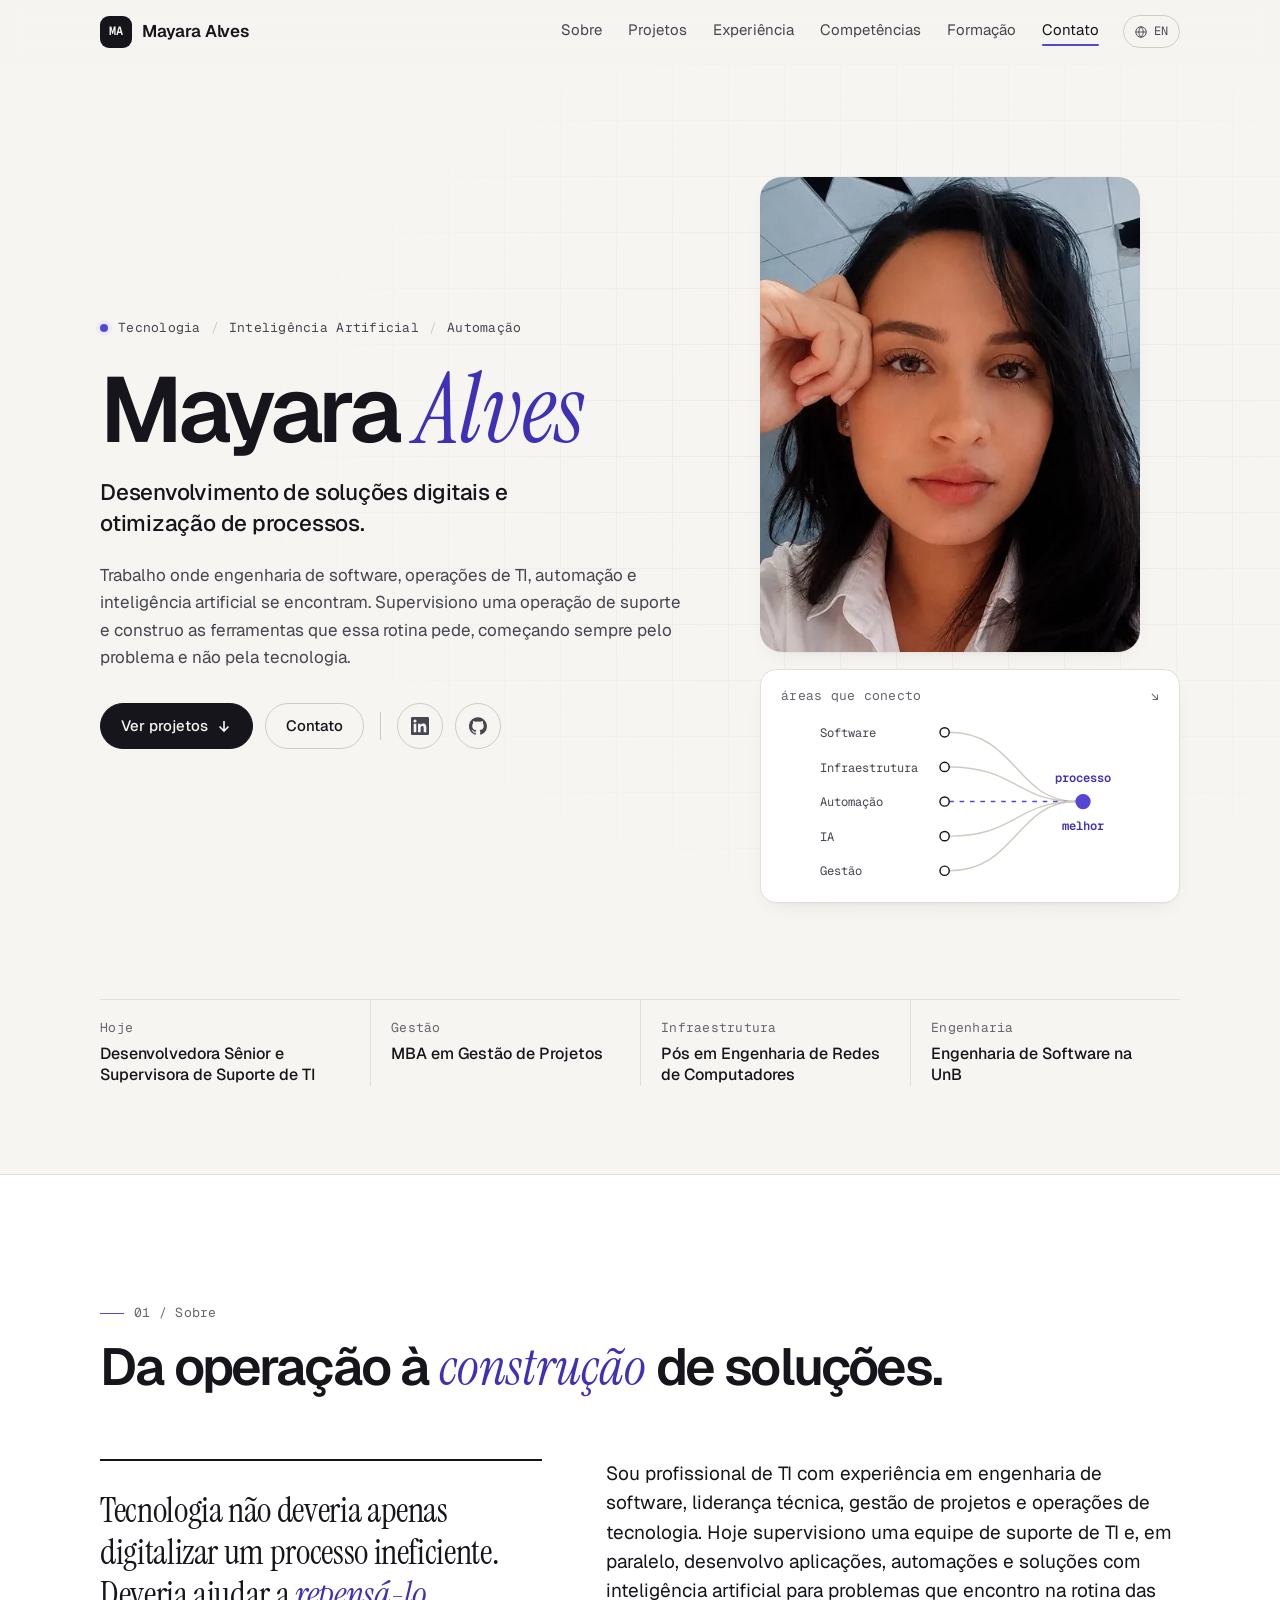
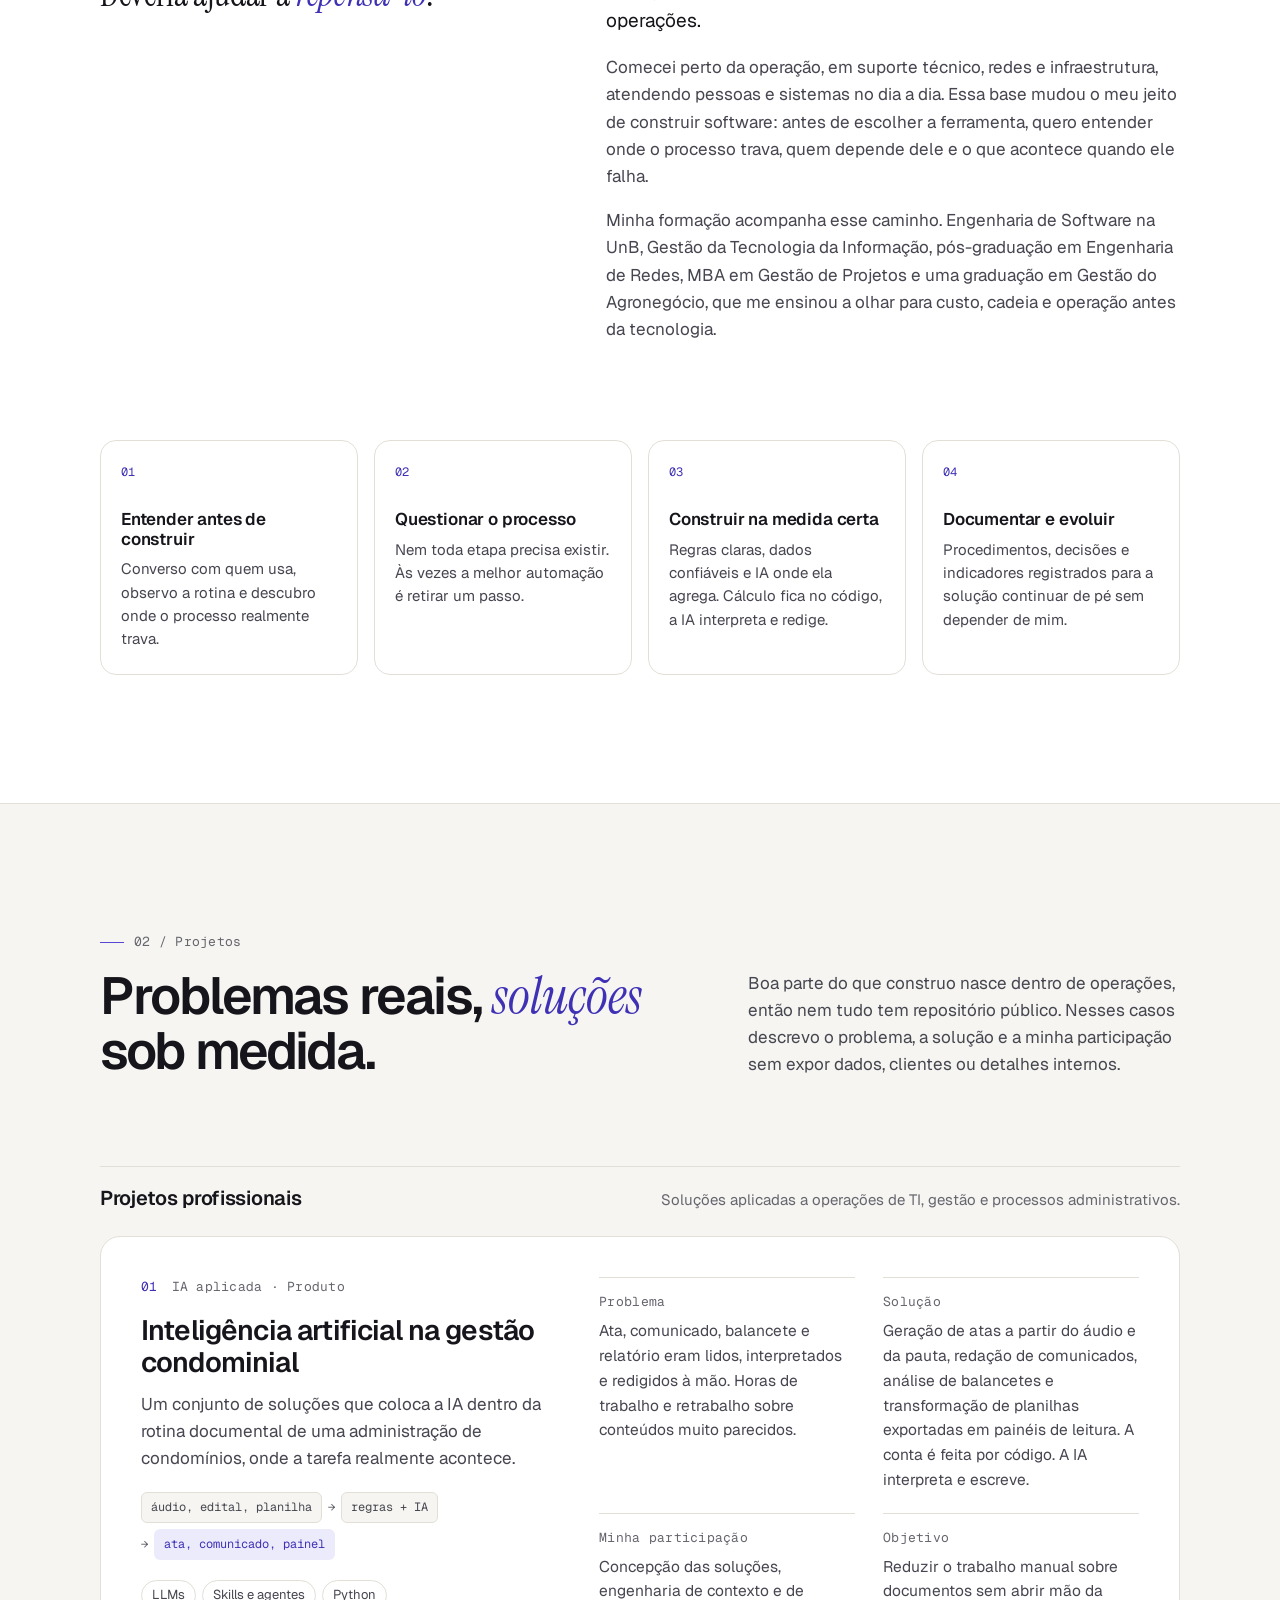
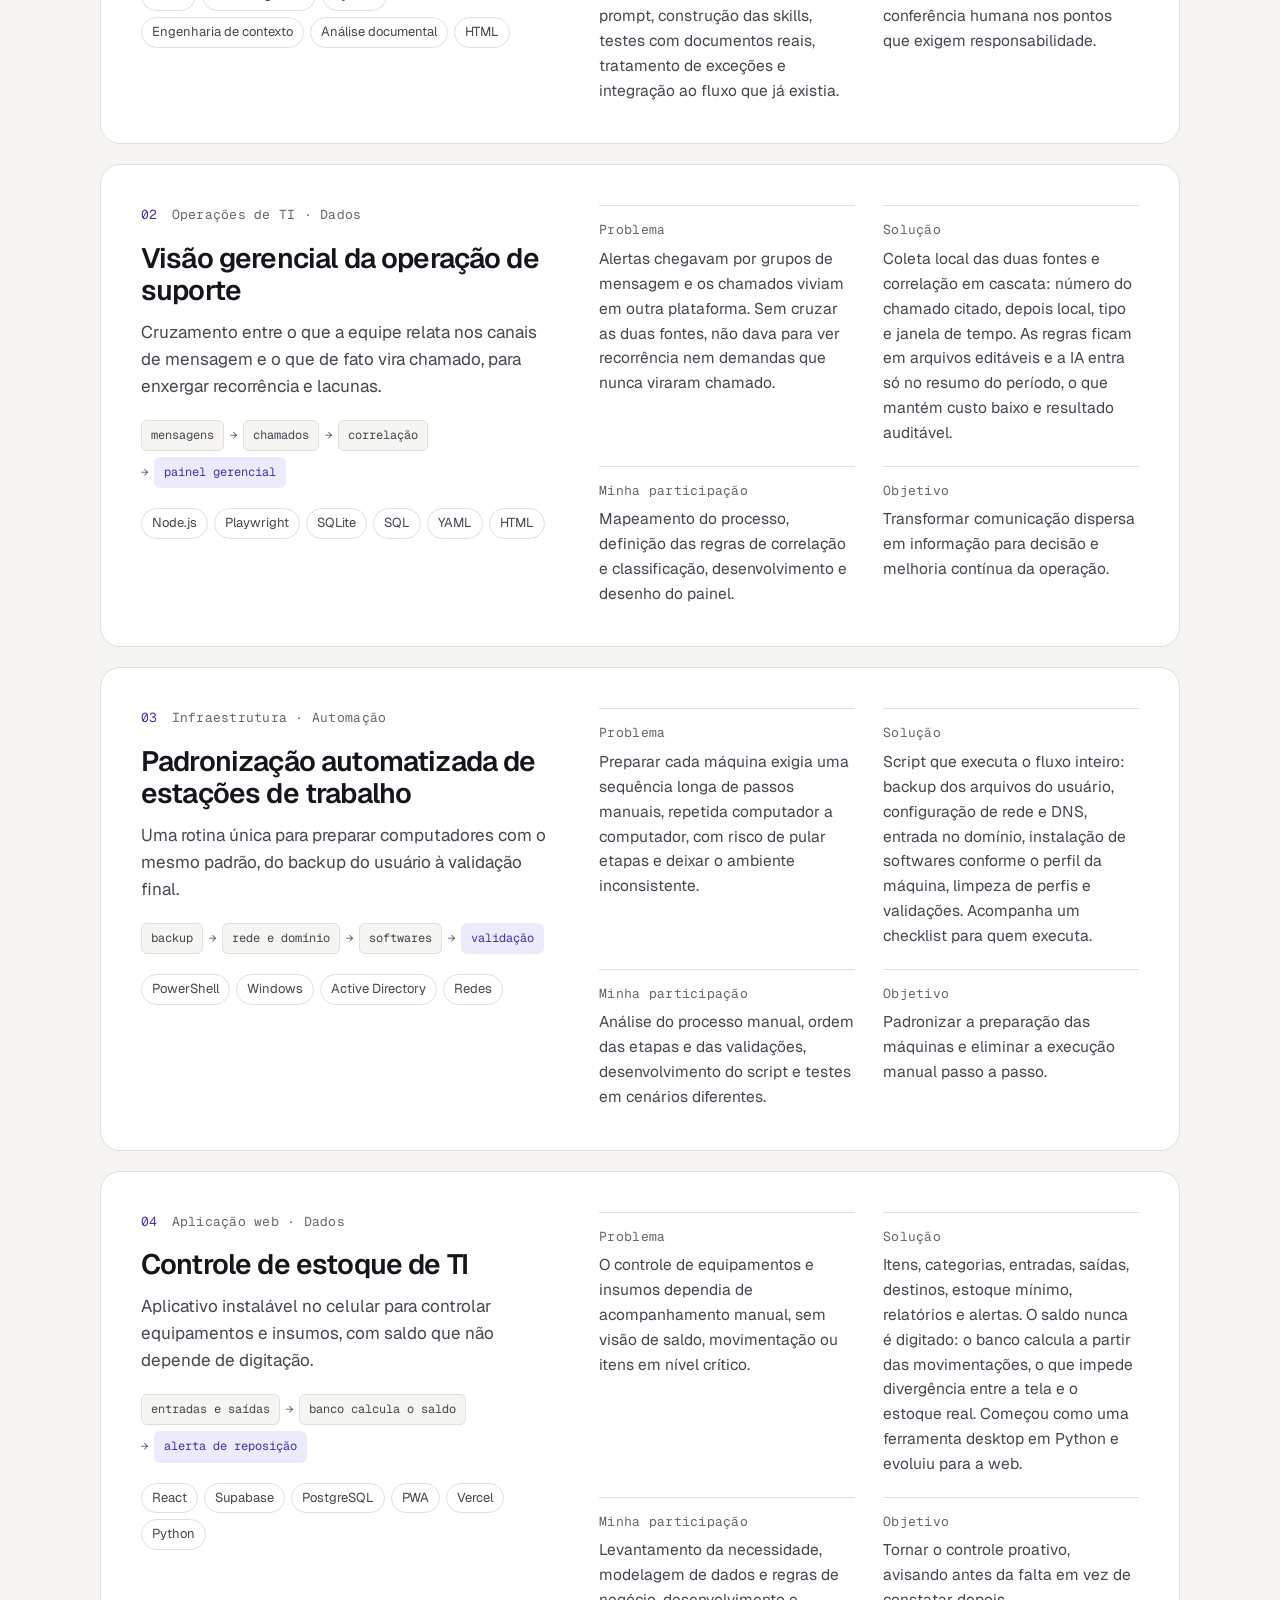
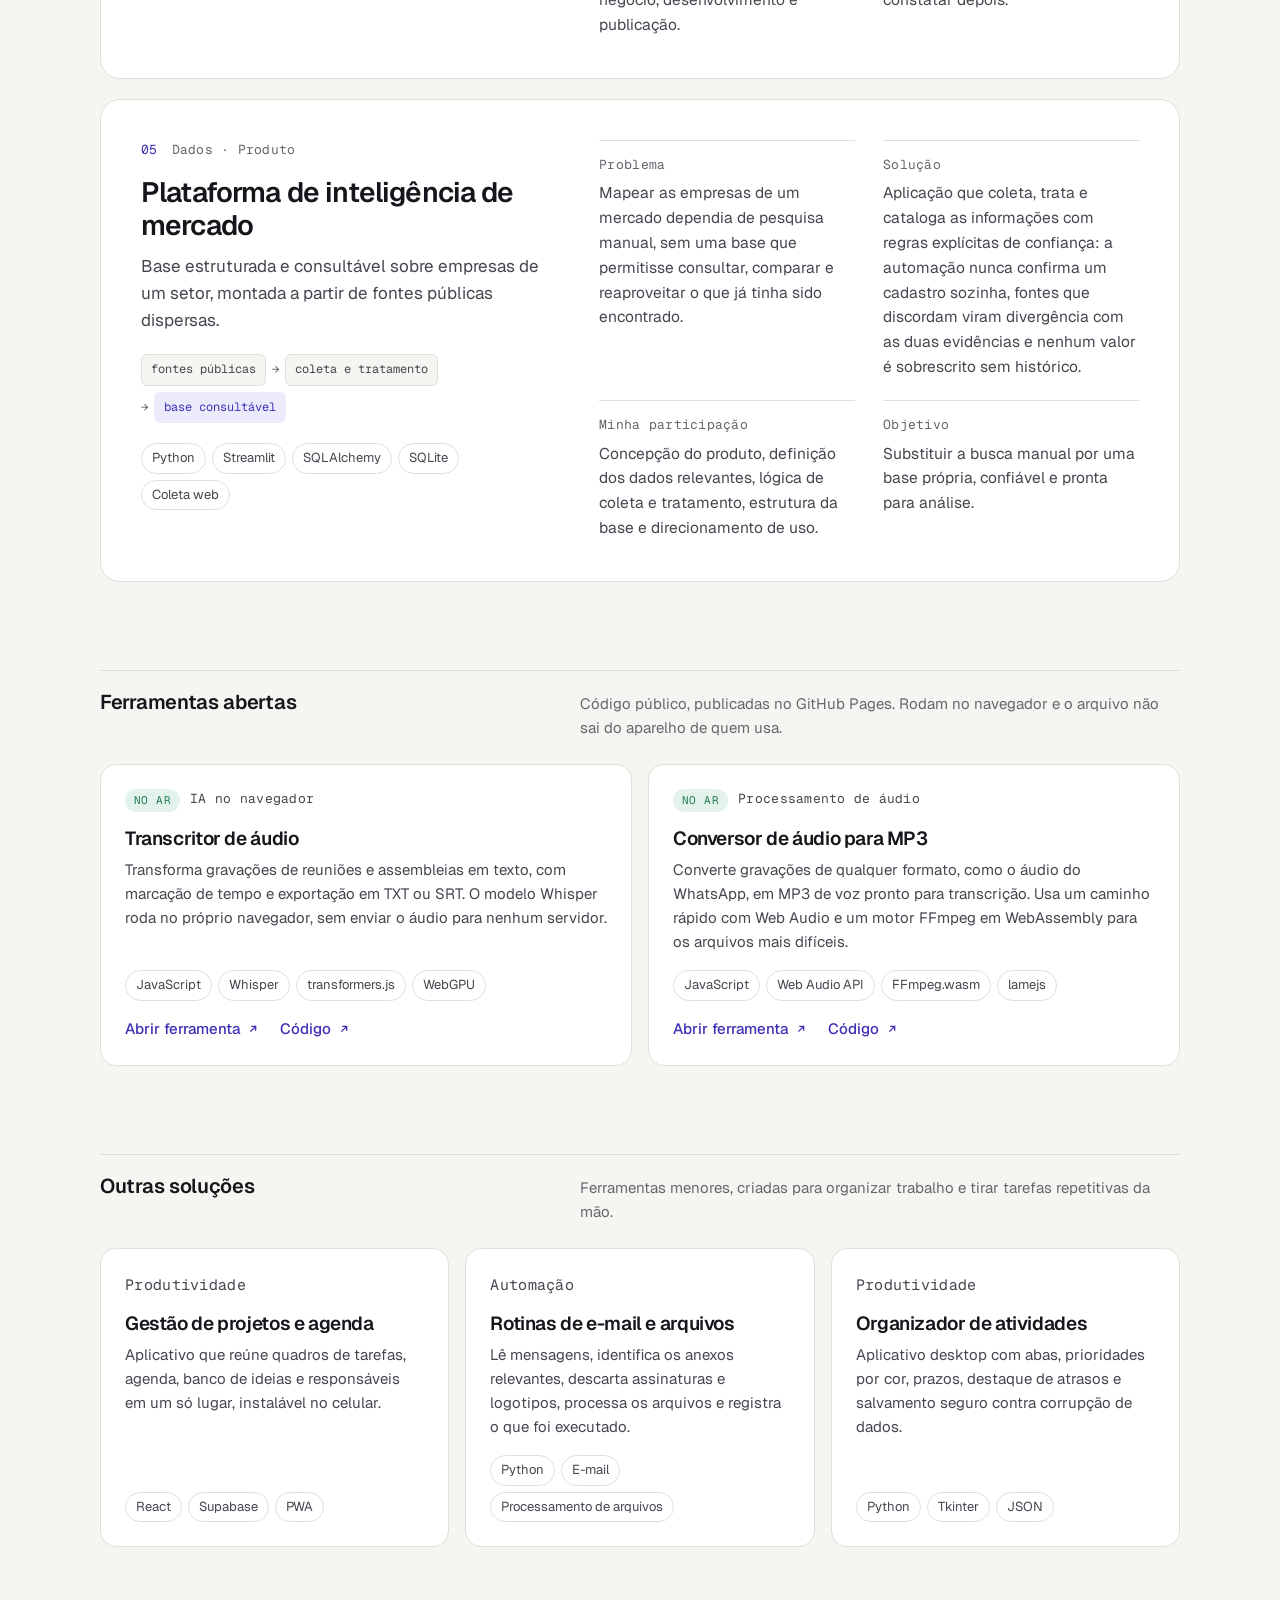
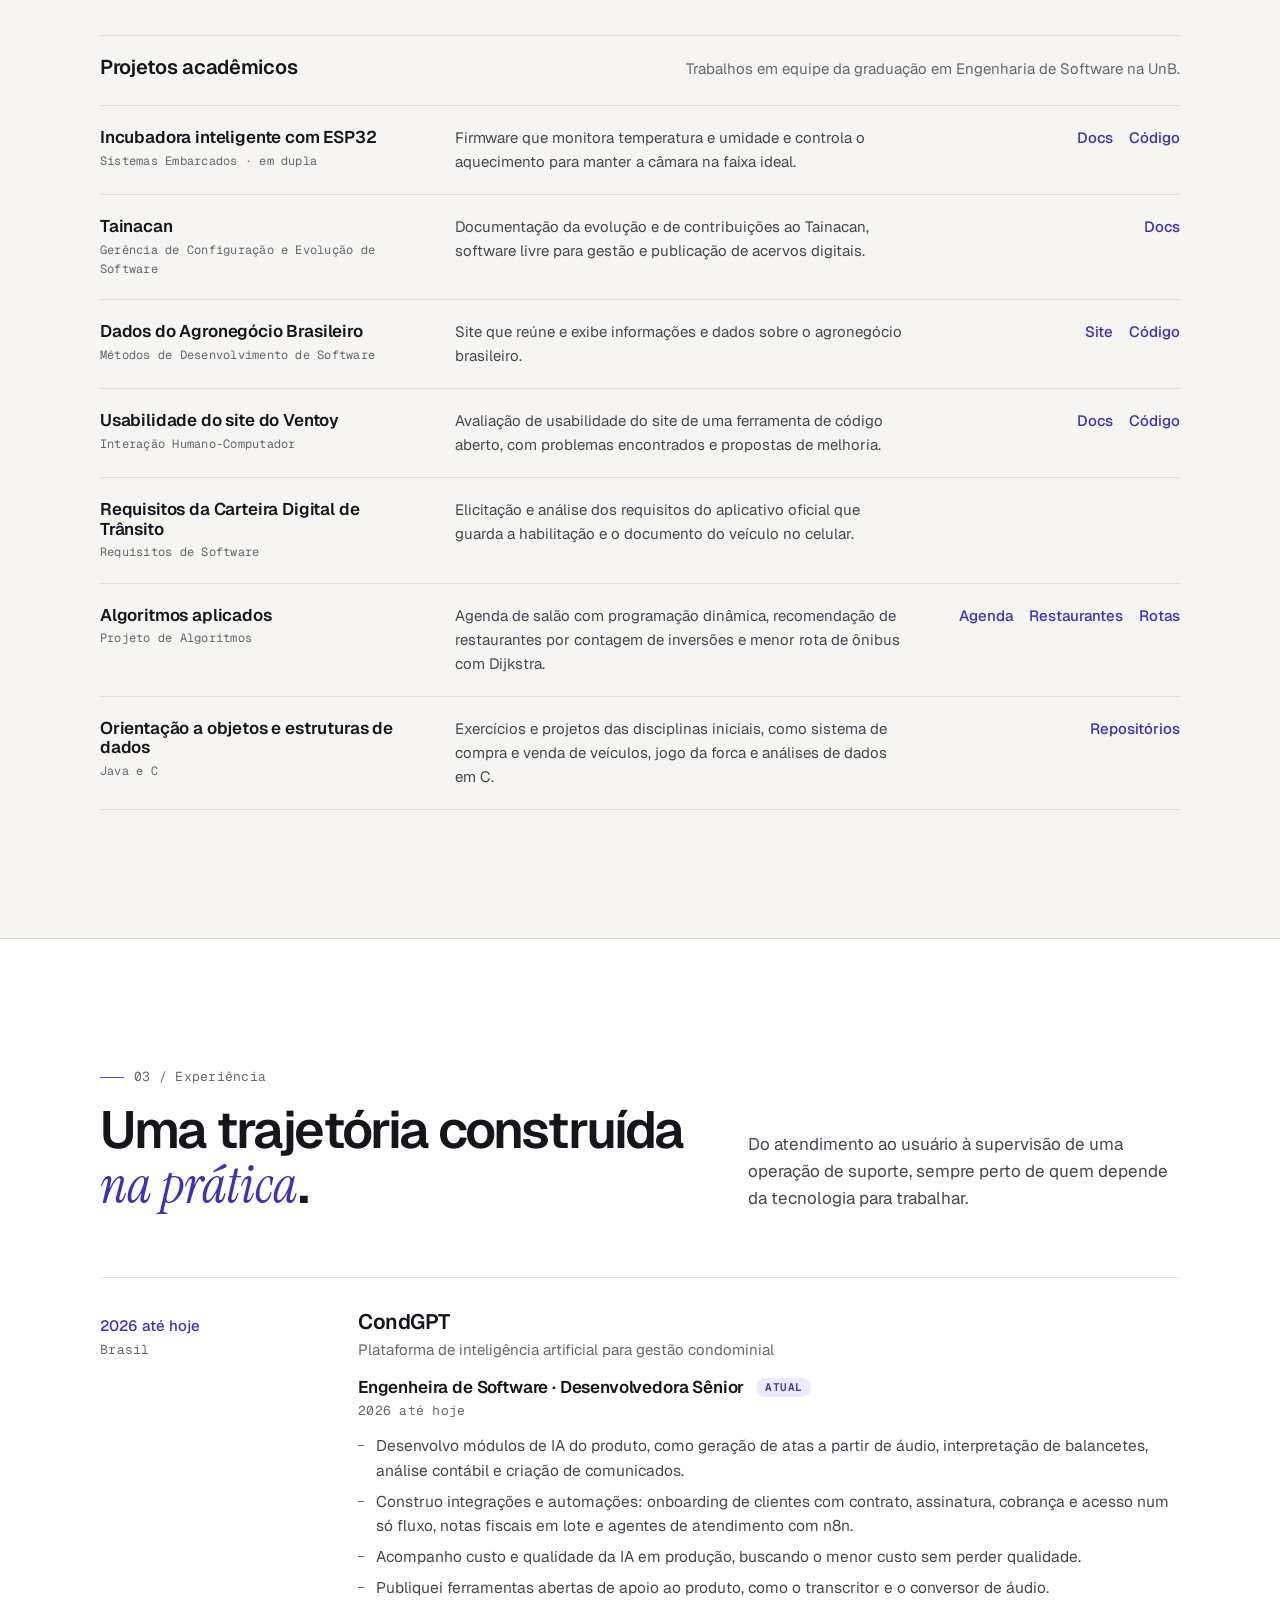
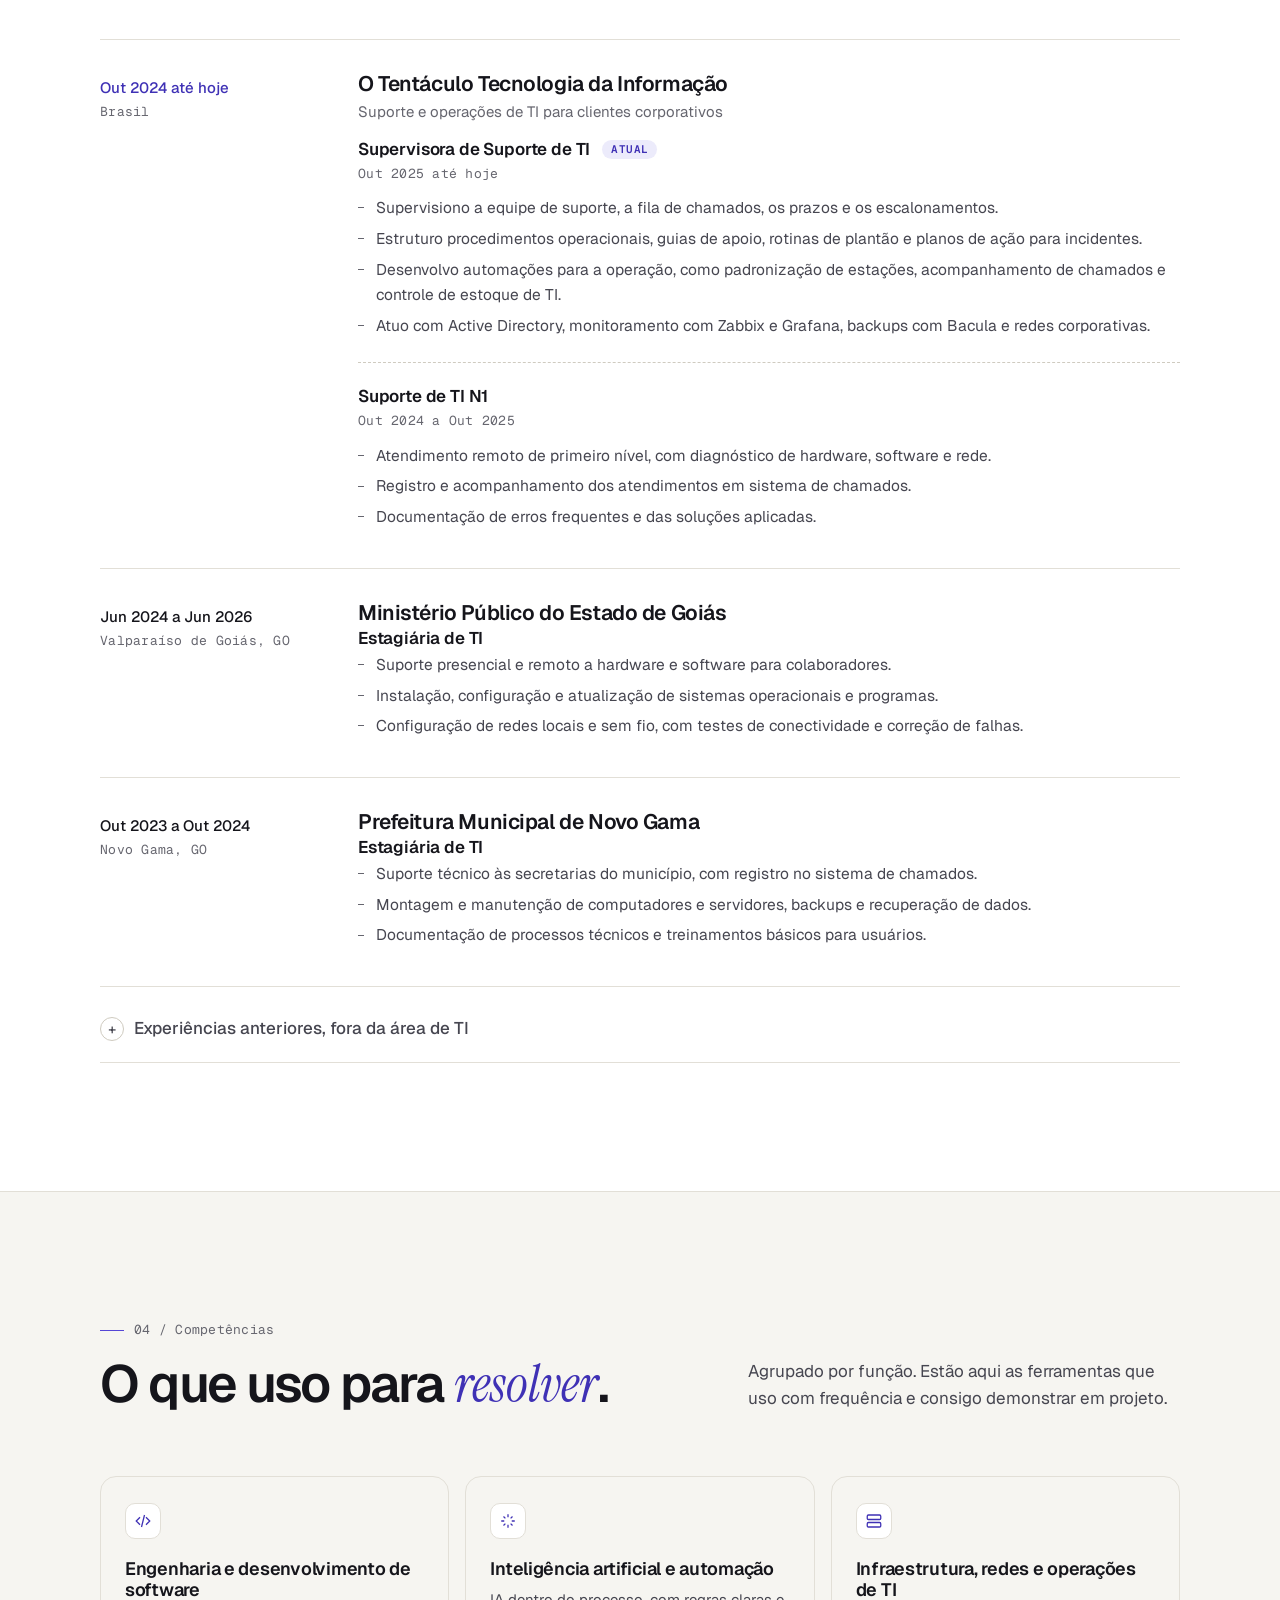
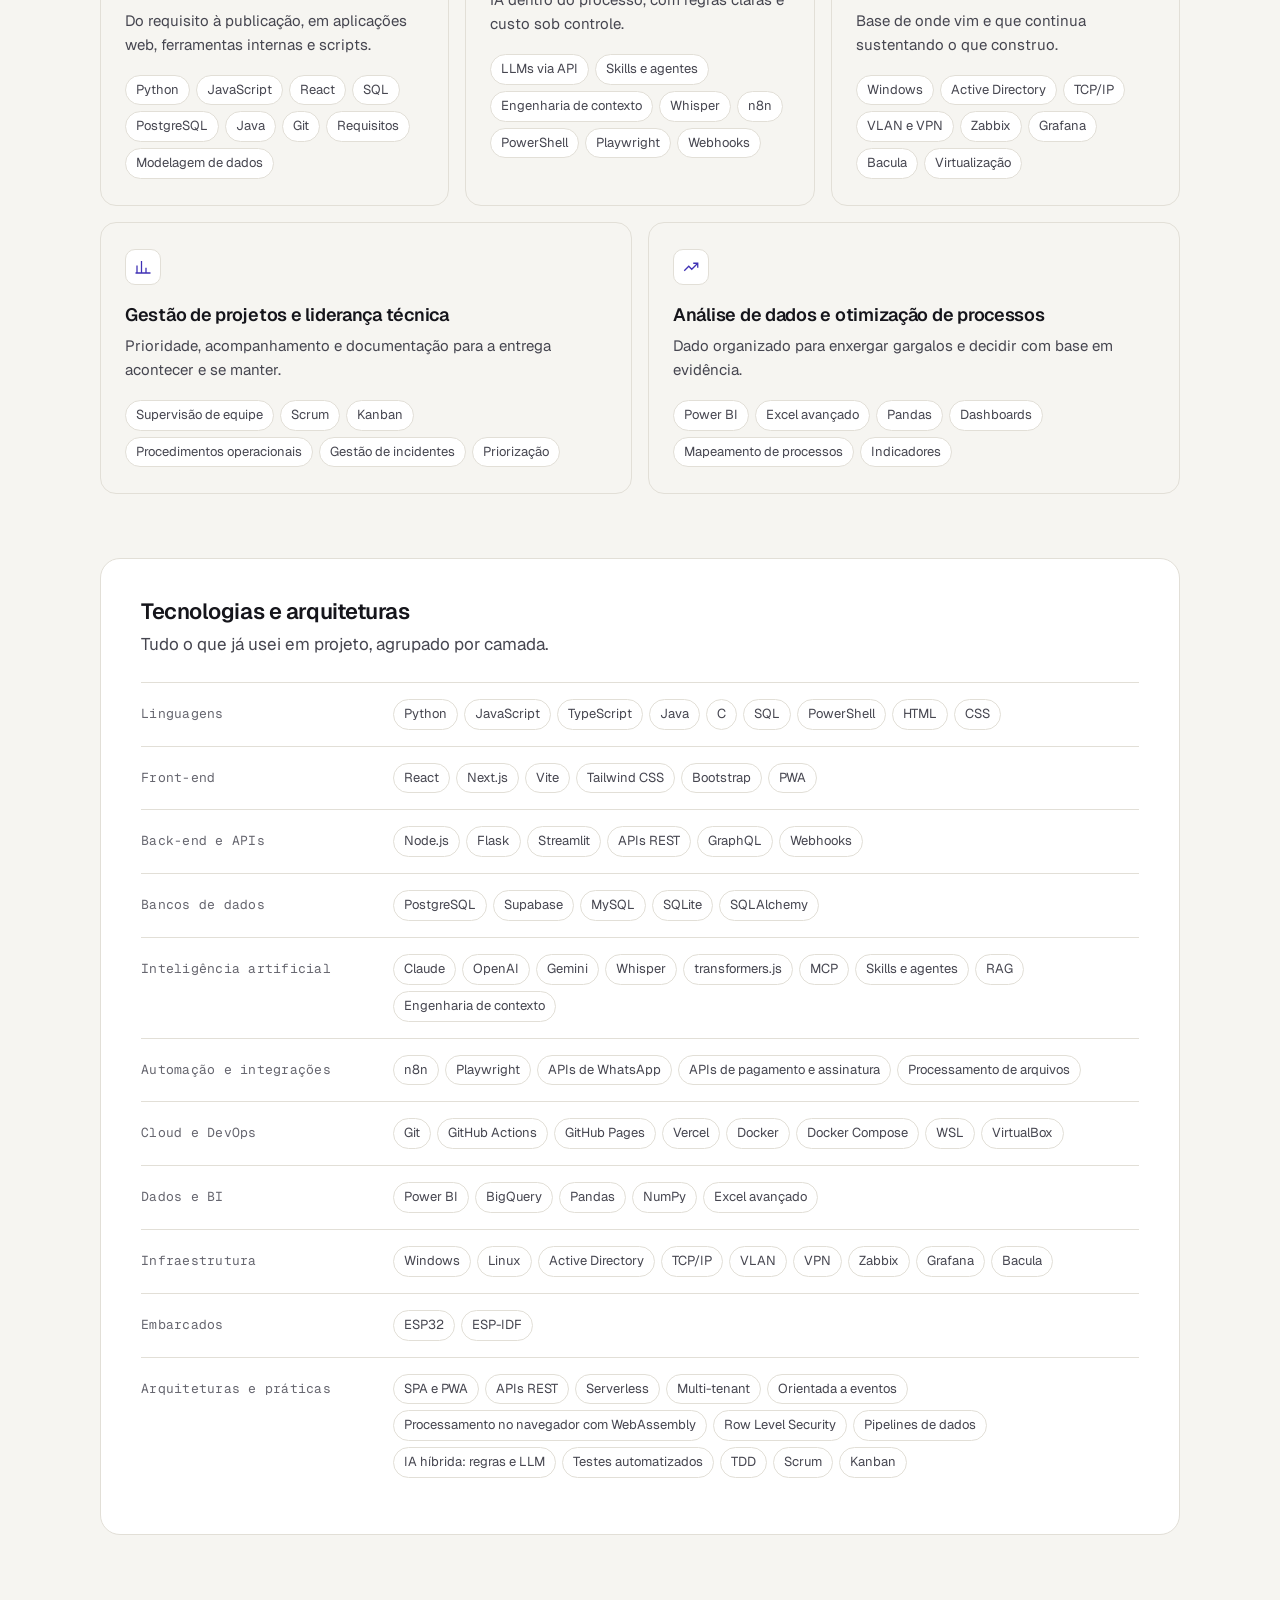
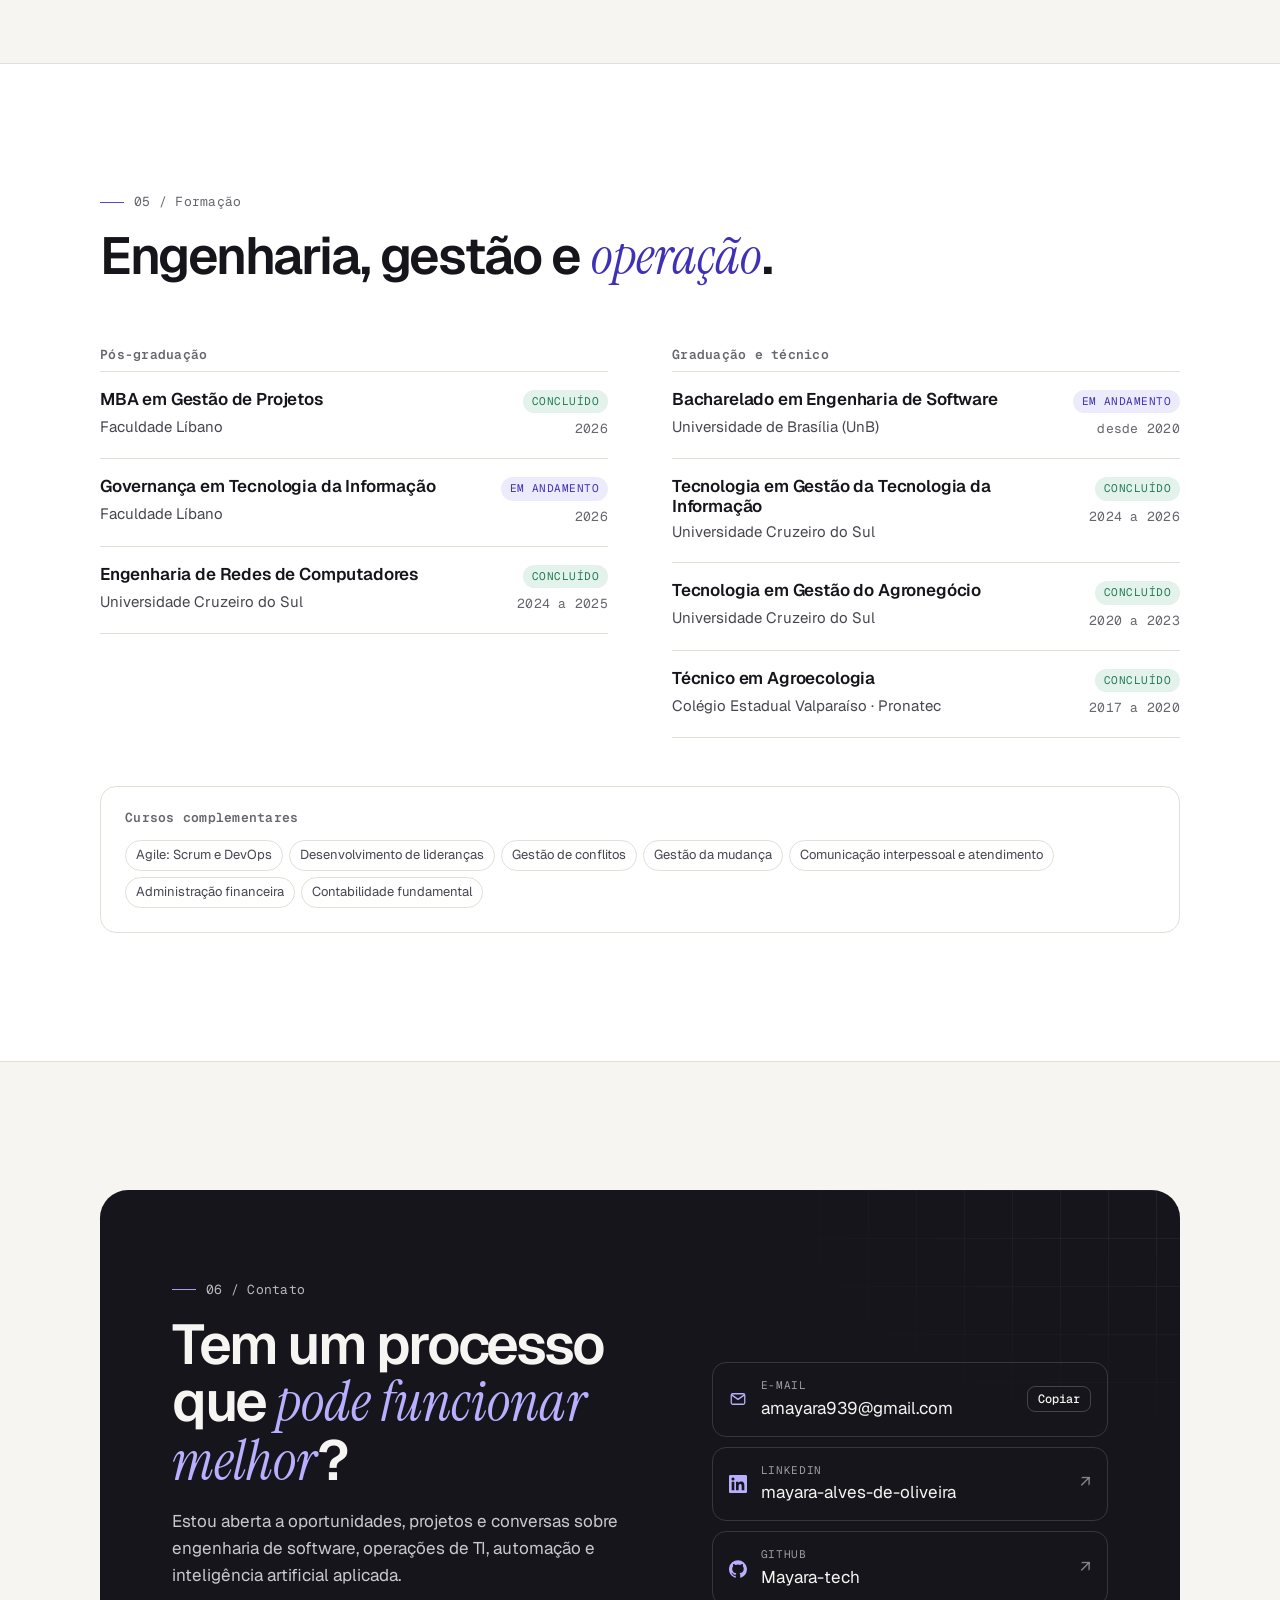
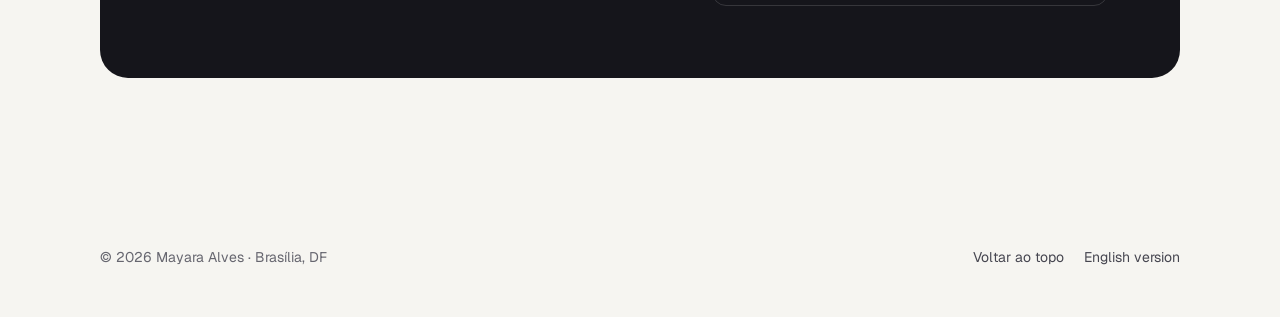
<file: index.html>
<!doctype html>
<html lang="pt-BR">
<head>
  <meta charset="utf-8">
  <meta name="viewport" content="width=device-width, initial-scale=1">
  <title>Mayara Alves · Tecnologia, IA e Automação</title>
  <meta name="description" content="Portfólio de Mayara Alves, profissional de TI que une engenharia de software, operações de tecnologia, automação e inteligência artificial para melhorar processos e resolver problemas reais.">
  <meta name="author" content="Mayara Alves de Oliveira">
  <meta name="robots" content="index, follow">
  <meta name="theme-color" content="#f6f5f1">
  <link rel="canonical" href="https://mayara-tech.github.io/Portfolio/">
  <link rel="alternate" hreflang="pt-BR" href="https://mayara-tech.github.io/Portfolio/">
  <link rel="alternate" hreflang="en" href="https://mayara-tech.github.io/Portfolio/en/">
  <link rel="alternate" hreflang="x-default" href="https://mayara-tech.github.io/Portfolio/">

  <meta property="og:type" content="profile">
  <meta property="og:locale" content="pt_BR">
  <meta property="og:locale:alternate" content="en_US">
  <meta property="og:site_name" content="Mayara Alves">
  <meta property="og:title" content="Mayara Alves · Tecnologia, IA e Automação">
  <meta property="og:description" content="Desenvolvimento de soluções digitais e otimização de processos com engenharia de software, operações de TI, automação e inteligência artificial.">
  <meta property="og:url" content="https://mayara-tech.github.io/Portfolio/">
  <meta property="og:image" content="https://mayara-tech.github.io/Portfolio/assets/img/og-pt.png">
  <meta property="og:image:width" content="1200">
  <meta property="og:image:height" content="630">
  <meta property="og:image:alt" content="Mayara Alves · Tecnologia, Inteligência Artificial e Automação">
  <meta name="twitter:card" content="summary_large_image">

  <link rel="icon" href="assets/img/favicon.svg" type="image/svg+xml">
  <link rel="icon" href="assets/img/favicon-32.png" sizes="32x32" type="image/png">
  <link rel="apple-touch-icon" href="assets/img/apple-touch-icon.png">

  <link rel="preconnect" href="https://fonts.googleapis.com">
  <link rel="preconnect" href="https://fonts.gstatic.com" crossorigin>
  <link rel="stylesheet" href="https://fonts.googleapis.com/css2?family=Geist:wght@400;500;600&family=Geist+Mono:wght@400;500&family=Instrument+Serif:ital@1&display=swap">
  <link rel="stylesheet" href="assets/css/main.css">
  <link rel="preload" as="image" href="assets/img/mayara-800.webp" imagesrcset="assets/img/mayara-480.webp 480w, assets/img/mayara-800.webp 800w" imagesizes="(max-width: 520px) 200px, (max-width: 900px) 260px, 420px" type="image/webp">
  <script>document.documentElement.classList.add("js");</script>

  <script type="application/ld+json">
  {
    "@context": "https://schema.org",
    "@type": "Person",
    "name": "Mayara Alves de Oliveira",
    "alternateName": "Mayara Alves",
    "jobTitle": "Supervisora de Suporte de TI",
    "description": "Tecnologia, Inteligência Artificial e Automação. Desenvolvimento de soluções digitais e otimização de processos.",
    "url": "https://mayara-tech.github.io/Portfolio/",
    "image": "https://mayara-tech.github.io/Portfolio/assets/img/mayara-800.jpg",
    "email": "mailto:amayara939@gmail.com",
    "address": { "@type": "PostalAddress", "addressLocality": "Brasília", "addressRegion": "DF", "addressCountry": "BR" },
    "alumniOf": [
      { "@type": "CollegeOrUniversity", "name": "Universidade Cruzeiro do Sul" },
      { "@type": "CollegeOrUniversity", "name": "Faculdade Líbano" }
    ],
    "knowsAbout": ["Engenharia de software", "Inteligência artificial", "Automação de processos", "Infraestrutura de TI", "Gestão de projetos"],
    "sameAs": [
      "https://www.linkedin.com/in/mayara-alves-de-oliveira-5a04271a6/",
      "https://github.com/Mayara-tech"
    ]
  }
  </script>
</head>

<body>
  <a class="skip" href="#main">Pular para o conteúdo</a>

  <!-- ==================== cabeçalho ==================== -->
  <header class="header">
    <div class="wrap header__in">
      <a class="brand" href="#top" aria-label="Mayara Alves, voltar ao início">
        <span class="brand__mark" aria-hidden="true">MA</span>
        <span>Mayara Alves</span>
      </a>

      <button class="menu-btn" type="button" aria-expanded="false" aria-controls="nav" aria-label="Abrir menu">
        <span></span><span></span><span></span>
      </button>

      <nav class="nav" id="nav" aria-label="Seções">
        <ul class="nav__list">
          <li><a href="#about">Sobre</a></li>
          <li><a href="#projects">Projetos</a></li>
          <li><a href="#experience">Experiência</a></li>
          <li><a href="#skills">Competências</a></li>
          <li><a href="#education">Formação</a></li>
          <li><a href="#contact">Contato</a></li>
        </ul>
        <a class="lang" href="en/" hreflang="en" lang="en" aria-label="Read this page in English">
          <svg viewBox="0 0 24 24" fill="none" stroke="currentColor" stroke-width="1.6" aria-hidden="true"><circle cx="12" cy="12" r="9"/><path d="M3 12h18M12 3c2.5 2.6 3.8 5.6 3.8 9s-1.3 6.4-3.8 9c-2.5-2.6-3.8-5.6-3.8-9S9.5 5.6 12 3z"/></svg>
          EN
        </a>
      </nav>
    </div>
  </header>

  <main id="main">

    <!-- ==================== apresentação ==================== -->
    <section class="hero" id="top" aria-labelledby="hero-title">
      <div class="wrap">
        <div class="hero__grid">
          <div class="stagger">
            <p class="eyebrow mono">
              <span class="eyebrow__dot" aria-hidden="true"></span>
              Tecnologia <i aria-hidden="true">/</i> Inteligência Artificial <i aria-hidden="true">/</i> Automação
            </p>
            <h1 id="hero-title">Mayara <span class="serif">Alves</span></h1>
            <p class="hero__role">Desenvolvimento de soluções digitais e otimização de processos.</p>
            <p class="hero__lead">Trabalho onde engenharia de software, operações de TI, automação e inteligência artificial se encontram. Supervisiono uma operação de suporte e construo as ferramentas que essa rotina pede, começando sempre pelo problema e não pela tecnologia.</p>
            <div class="hero__actions">
              <a class="btn btn--solid" href="#projects">
                Ver projetos
                <svg viewBox="0 0 16 16" fill="none" stroke="currentColor" stroke-width="1.6" aria-hidden="true"><path d="M8 3v10M3.5 8.5 8 13l4.5-4.5"/></svg>
              </a>
              <a class="btn btn--ghost" href="#contact">Contato</a>
              <span class="sep" aria-hidden="true"></span>
              <a class="icon-link" href="https://www.linkedin.com/in/mayara-alves-de-oliveira-5a04271a6/" target="_blank" rel="noopener" aria-label="LinkedIn (abre em nova aba)">
                <svg viewBox="0 0 24 24" fill="currentColor" aria-hidden="true"><path d="M20.45 20.45h-3.56v-5.57c0-1.33-.02-3.04-1.85-3.04-1.85 0-2.14 1.45-2.14 2.94v5.67H9.35V9h3.41v1.56h.05c.48-.9 1.64-1.85 3.37-1.85 3.6 0 4.27 2.37 4.27 5.46v6.28zM5.34 7.43a2.06 2.06 0 1 1 0-4.13 2.06 2.06 0 0 1 0 4.13zM7.12 20.45H3.56V9h3.56v11.45zM22.22 0H1.77C.79 0 0 .77 0 1.73v20.54C0 23.23.79 24 1.77 24h20.45c.98 0 1.78-.77 1.78-1.73V1.73C24 .77 23.2 0 22.22 0z"/></svg>
              </a>
              <a class="icon-link" href="https://github.com/Mayara-tech" target="_blank" rel="noopener" aria-label="GitHub (abre em nova aba)">
                <svg viewBox="0 0 24 24" fill="currentColor" aria-hidden="true"><path d="M12 .3a12 12 0 0 0-3.8 23.38c.6.12.83-.26.83-.57L9 21.07c-3.34.72-4.04-1.61-4.04-1.61-.55-1.39-1.34-1.76-1.34-1.76-1.08-.74.09-.73.09-.73 1.2.09 1.83 1.24 1.83 1.24 1.07 1.83 2.81 1.3 3.5 1 .1-.78.42-1.31.76-1.61-2.67-.3-5.47-1.33-5.47-5.93 0-1.31.47-2.38 1.24-3.22-.14-.3-.54-1.52.1-3.18 0 0 1-.32 3.3 1.23a11.5 11.5 0 0 1 6 0c2.28-1.55 3.29-1.23 3.29-1.23.64 1.66.24 2.88.12 3.18a4.65 4.65 0 0 1 1.23 3.22c0 4.61-2.8 5.63-5.48 5.92.42.36.81 1.1.81 2.22l-.01 3.29c0 .31.2.69.82.57A12 12 0 0 0 12 .3"/></svg>
              </a>
            </div>
          </div>

          <div class="hero__visual">
            <figure class="portrait">
              <picture>
                <source type="image/webp" srcset="assets/img/mayara-480.webp 480w, assets/img/mayara-800.webp 800w" sizes="(max-width: 520px) 200px, (max-width: 900px) 260px, 420px">
                <img src="assets/img/mayara-800.jpg" width="800" height="1000" alt="Retrato de Mayara Alves" fetchpriority="high">
              </picture>
            </figure>
            <div class="system-card" aria-hidden="true">
              <div class="system-card__title mono"><span>áreas que conecto</span><span>↘</span></div>
              <svg viewBox="0 0 260 150" role="presentation">
                <path class="l" d="M112 15 C170 15 170 75 222 75"/>
                <path class="l" d="M112 45 C170 45 170 75 222 75"/>
                <path class="l l--hot" d="M112 75 L222 75"/>
                <path class="l" d="M112 105 C170 105 170 75 222 75"/>
                <path class="l" d="M112 135 C170 135 170 75 222 75"/>
                <circle class="n" cx="108" cy="15" r="4"/>
                <circle class="n" cx="108" cy="45" r="4"/>
                <circle class="n" cx="108" cy="75" r="4"/>
                <circle class="n" cx="108" cy="105" r="4"/>
                <circle class="n" cx="108" cy="135" r="4"/>
                <circle class="n n--out" cx="228" cy="75" r="6"/>
                <text x="0" y="19">Software</text>
                <text x="0" y="49">Infraestrutura</text>
                <text x="0" y="79">Automação</text>
                <text x="0" y="109">IA</text>
                <text x="0" y="139">Gestão</text>
                <text class="t-out" x="228" y="58" text-anchor="middle">processo</text>
                <text class="t-out" x="228" y="100" text-anchor="middle">melhor</text>
              </svg>
            </div>
          </div>
        </div>

        <ul class="facts reveal" aria-label="Resumo">
          <li><span class="k mono">Hoje</span><strong>Desenvolvedora Sênior e Supervisora de Suporte de TI</strong></li>
          <li><span class="k mono">Gestão</span><strong>MBA em Gestão de Projetos</strong></li>
          <li><span class="k mono">Infraestrutura</span><strong>Pós em Engenharia de Redes de Computadores</strong></li>
          <li><span class="k mono">Engenharia</span><strong>Engenharia de Software na UnB</strong></li>
        </ul>
      </div>
    </section>

    <!-- ==================== sobre ==================== -->
    <section class="section section--alt" id="about" aria-labelledby="about-title">
      <div class="wrap">
        <div class="section__head reveal">
          <div>
            <p class="section__label mono">01 / Sobre</p>
            <h2 class="section__title" id="about-title">Da operação à <span class="serif">construção</span> de soluções.</h2>
          </div>
        </div>

        <div class="about">
          <blockquote class="manifest reveal">
            <p>Tecnologia não deveria apenas digitalizar um processo ineficiente. Deveria ajudar a <em>repensá-lo</em>.</p>
          </blockquote>
          <div class="about__text reveal">
            <p>Sou profissional de TI com experiência em engenharia de software, liderança técnica, gestão de projetos e operações de tecnologia. Hoje supervisiono uma equipe de suporte de TI e, em paralelo, desenvolvo aplicações, automações e soluções com inteligência artificial para problemas que encontro na rotina das operações.</p>
            <p>Comecei perto da operação, em suporte técnico, redes e infraestrutura, atendendo pessoas e sistemas no dia a dia. Essa base mudou o meu jeito de construir software: antes de escolher a ferramenta, quero entender onde o processo trava, quem depende dele e o que acontece quando ele falha.</p>
            <p>Minha formação acompanha esse caminho. Engenharia de Software na UnB, Gestão da Tecnologia da Informação, pós-graduação em Engenharia de Redes, MBA em Gestão de Projetos e uma graduação em Gestão do Agronegócio, que me ensinou a olhar para custo, cadeia e operação antes da tecnologia.</p>
          </div>
        </div>

        <ol class="principles">
          <li class="reveal">
            <h3>Entender antes de construir</h3>
            <p>Converso com quem usa, observo a rotina e descubro onde o processo realmente trava.</p>
          </li>
          <li class="reveal">
            <h3>Questionar o processo</h3>
            <p>Nem toda etapa precisa existir. Às vezes a melhor automação é retirar um passo.</p>
          </li>
          <li class="reveal">
            <h3>Construir na medida certa</h3>
            <p>Regras claras, dados confiáveis e IA onde ela agrega. Cálculo fica no código, a IA interpreta e redige.</p>
          </li>
          <li class="reveal">
            <h3>Documentar e evoluir</h3>
            <p>Procedimentos, decisões e indicadores registrados para a solução continuar de pé sem depender de mim.</p>
          </li>
        </ol>
      </div>
    </section>

    <!-- ==================== projetos ==================== -->
    <section class="section" id="projects" aria-labelledby="projects-title">
      <div class="wrap">
        <div class="section__head reveal">
          <div>
            <p class="section__label mono">02 / Projetos</p>
            <h2 class="section__title" id="projects-title">Problemas reais, <span class="serif">soluções</span> sob medida.</h2>
          </div>
          <p class="section__intro">Boa parte do que construo nasce dentro de operações, então nem tudo tem repositório público. Nesses casos descrevo o problema, a solução e a minha participação sem expor dados, clientes ou detalhes internos.</p>
        </div>

        <!-- ---------- destaques profissionais ---------- -->
        <div class="subhead reveal">
          <h3>Projetos profissionais</h3>
          <p>Soluções aplicadas a operações de TI, gestão e processos administrativos.</p>
        </div>

        <div class="cases">

          <!-- 01 -->
          <article class="case reveal">
            <div>
              <p class="case__meta mono"><span class="case__num">01</span><span>IA aplicada · Produto</span></p>
              <h4>Inteligência artificial na gestão condominial</h4>
              <p class="case__summary">Um conjunto de soluções que coloca a IA dentro da rotina documental de uma administração de condomínios, onde a tarefa realmente acontece.</p>
              <ol class="flow" aria-label="Fluxo da solução">
                <li><span>áudio, edital, planilha</span></li>
                <li><span>regras + IA</span></li>
                <li><span>ata, comunicado, painel</span></li>
              </ol>
              <ul class="chips" aria-label="Tecnologias">
                <li>LLMs</li><li>Skills e agentes</li><li>Python</li><li>Engenharia de contexto</li><li>Análise documental</li><li>HTML</li>
              </ul>
            </div>
            <dl class="case__body">
              <div>
                <dt class="mono">Problema</dt>
                <dd>Ata, comunicado, balancete e relatório eram lidos, interpretados e redigidos à mão. Horas de trabalho e retrabalho sobre conteúdos muito parecidos.</dd>
              </div>
              <div>
                <dt class="mono">Solução</dt>
                <dd>Geração de atas a partir do áudio e da pauta, redação de comunicados, análise de balancetes e transformação de planilhas exportadas em painéis de leitura. A conta é feita por código. A IA interpreta e escreve.</dd>
              </div>
              <div>
                <dt class="mono">Minha participação</dt>
                <dd>Concepção das soluções, engenharia de contexto e de prompt, construção das skills, testes com documentos reais, tratamento de exceções e integração ao fluxo que já existia.</dd>
              </div>
              <div>
                <dt class="mono">Objetivo</dt>
                <dd>Reduzir o trabalho manual sobre documentos sem abrir mão da conferência humana nos pontos que exigem responsabilidade.</dd>
              </div>
            </dl>
          </article>

          <!-- 02 -->
          <article class="case reveal">
            <div>
              <p class="case__meta mono"><span class="case__num">02</span><span>Operações de TI · Dados</span></p>
              <h4>Visão gerencial da operação de suporte</h4>
              <p class="case__summary">Cruzamento entre o que a equipe relata nos canais de mensagem e o que de fato vira chamado, para enxergar recorrência e lacunas.</p>
              <ol class="flow" aria-label="Fluxo da solução">
                <li><span>mensagens</span></li>
                <li><span>chamados</span></li>
                <li><span>correlação</span></li>
                <li><span>painel gerencial</span></li>
              </ol>
              <ul class="chips" aria-label="Tecnologias">
                <li>Node.js</li><li>Playwright</li><li>SQLite</li><li>SQL</li><li>YAML</li><li>HTML</li>
              </ul>
            </div>
            <dl class="case__body">
              <div>
                <dt class="mono">Problema</dt>
                <dd>Alertas chegavam por grupos de mensagem e os chamados viviam em outra plataforma. Sem cruzar as duas fontes, não dava para ver recorrência nem demandas que nunca viraram chamado.</dd>
              </div>
              <div>
                <dt class="mono">Solução</dt>
                <dd>Coleta local das duas fontes e correlação em cascata: número do chamado citado, depois local, tipo e janela de tempo. As regras ficam em arquivos editáveis e a IA entra só no resumo do período, o que mantém custo baixo e resultado auditável.</dd>
              </div>
              <div>
                <dt class="mono">Minha participação</dt>
                <dd>Mapeamento do processo, definição das regras de correlação e classificação, desenvolvimento e desenho do painel.</dd>
              </div>
              <div>
                <dt class="mono">Objetivo</dt>
                <dd>Transformar comunicação dispersa em informação para decisão e melhoria contínua da operação.</dd>
              </div>
            </dl>
          </article>

          <!-- 03 -->
          <article class="case reveal">
            <div>
              <p class="case__meta mono"><span class="case__num">03</span><span>Infraestrutura · Automação</span></p>
              <h4>Padronização automatizada de estações de trabalho</h4>
              <p class="case__summary">Uma rotina única para preparar computadores com o mesmo padrão, do backup do usuário à validação final.</p>
              <ol class="flow" aria-label="Fluxo da solução">
                <li><span>backup</span></li>
                <li><span>rede e domínio</span></li>
                <li><span>softwares</span></li>
                <li><span>validação</span></li>
              </ol>
              <ul class="chips" aria-label="Tecnologias">
                <li>PowerShell</li><li>Windows</li><li>Active Directory</li><li>Redes</li>
              </ul>
            </div>
            <dl class="case__body">
              <div>
                <dt class="mono">Problema</dt>
                <dd>Preparar cada máquina exigia uma sequência longa de passos manuais, repetida computador a computador, com risco de pular etapas e deixar o ambiente inconsistente.</dd>
              </div>
              <div>
                <dt class="mono">Solução</dt>
                <dd>Script que executa o fluxo inteiro: backup dos arquivos do usuário, configuração de rede e DNS, entrada no domínio, instalação de softwares conforme o perfil da máquina, limpeza de perfis e validações. Acompanha um checklist para quem executa.</dd>
              </div>
              <div>
                <dt class="mono">Minha participação</dt>
                <dd>Análise do processo manual, ordem das etapas e das validações, desenvolvimento do script e testes em cenários diferentes.</dd>
              </div>
              <div>
                <dt class="mono">Objetivo</dt>
                <dd>Padronizar a preparação das máquinas e eliminar a execução manual passo a passo.</dd>
              </div>
            </dl>
          </article>

          <!-- 04 -->
          <article class="case reveal">
            <div>
              <p class="case__meta mono"><span class="case__num">04</span><span>Aplicação web · Dados</span></p>
              <h4>Controle de estoque de TI</h4>
              <p class="case__summary">Aplicativo instalável no celular para controlar equipamentos e insumos, com saldo que não depende de digitação.</p>
              <ol class="flow" aria-label="Fluxo da solução">
                <li><span>entradas e saídas</span></li>
                <li><span>banco calcula o saldo</span></li>
                <li><span>alerta de reposição</span></li>
              </ol>
              <ul class="chips" aria-label="Tecnologias">
                <li>React</li><li>Supabase</li><li>PostgreSQL</li><li>PWA</li><li>Vercel</li><li>Python</li>
              </ul>
            </div>
            <dl class="case__body">
              <div>
                <dt class="mono">Problema</dt>
                <dd>O controle de equipamentos e insumos dependia de acompanhamento manual, sem visão de saldo, movimentação ou itens em nível crítico.</dd>
              </div>
              <div>
                <dt class="mono">Solução</dt>
                <dd>Itens, categorias, entradas, saídas, destinos, estoque mínimo, relatórios e alertas. O saldo nunca é digitado: o banco calcula a partir das movimentações, o que impede divergência entre a tela e o estoque real. Começou como uma ferramenta desktop em Python e evoluiu para a web.</dd>
              </div>
              <div>
                <dt class="mono">Minha participação</dt>
                <dd>Levantamento da necessidade, modelagem de dados e regras de negócio, desenvolvimento e publicação.</dd>
              </div>
              <div>
                <dt class="mono">Objetivo</dt>
                <dd>Tornar o controle proativo, avisando antes da falta em vez de constatar depois.</dd>
              </div>
            </dl>
          </article>

          <!-- 05 -->
          <article class="case reveal">
            <div>
              <p class="case__meta mono"><span class="case__num">05</span><span>Dados · Produto</span></p>
              <h4>Plataforma de inteligência de mercado</h4>
              <p class="case__summary">Base estruturada e consultável sobre empresas de um setor, montada a partir de fontes públicas dispersas.</p>
              <ol class="flow" aria-label="Fluxo da solução">
                <li><span>fontes públicas</span></li>
                <li><span>coleta e tratamento</span></li>
                <li><span>base consultável</span></li>
              </ol>
              <ul class="chips" aria-label="Tecnologias">
                <li>Python</li><li>Streamlit</li><li>SQLAlchemy</li><li>SQLite</li><li>Coleta web</li>
              </ul>
            </div>
            <dl class="case__body">
              <div>
                <dt class="mono">Problema</dt>
                <dd>Mapear as empresas de um mercado dependia de pesquisa manual, sem uma base que permitisse consultar, comparar e reaproveitar o que já tinha sido encontrado.</dd>
              </div>
              <div>
                <dt class="mono">Solução</dt>
                <dd>Aplicação que coleta, trata e cataloga as informações com regras explícitas de confiança: a automação nunca confirma um cadastro sozinha, fontes que discordam viram divergência com as duas evidências e nenhum valor é sobrescrito sem histórico.</dd>
              </div>
              <div>
                <dt class="mono">Minha participação</dt>
                <dd>Concepção do produto, definição dos dados relevantes, lógica de coleta e tratamento, estrutura da base e direcionamento de uso.</dd>
              </div>
              <div>
                <dt class="mono">Objetivo</dt>
                <dd>Substituir a busca manual por uma base própria, confiável e pronta para análise.</dd>
              </div>
            </dl>
          </article>
        </div>

        <!-- ---------- ferramentas abertas ---------- -->
        <div class="subhead reveal">
          <h3>Ferramentas abertas</h3>
          <p>Código público, publicadas no GitHub Pages. Rodam no navegador e o arquivo não sai do aparelho de quem usa.</p>
        </div>

        <div class="cards">
          <article class="card reveal">
            <p class="card__meta"><span class="tag tag--ok">No ar</span><span class="mono">IA no navegador</span></p>
            <h4>Transcritor de áudio</h4>
            <p>Transforma gravações de reuniões e assembleias em texto, com marcação de tempo e exportação em TXT ou SRT. O modelo Whisper roda no próprio navegador, sem enviar o áudio para nenhum servidor.</p>
            <ul class="chips" aria-label="Tecnologias"><li>JavaScript</li><li>Whisper</li><li>transformers.js</li><li>WebGPU</li></ul>
            <div class="case__links">
              <a class="arrow-link" href="https://mayara-tech.github.io/Transcritor/" target="_blank" rel="noopener">Abrir ferramenta <svg viewBox="0 0 16 16" fill="none" stroke="currentColor" stroke-width="1.6" aria-hidden="true"><path d="M5 11 11 5M6 5h5v5"/></svg></a>
              <a class="arrow-link" href="https://github.com/Mayara-tech/Transcritor" target="_blank" rel="noopener">Código <svg viewBox="0 0 16 16" fill="none" stroke="currentColor" stroke-width="1.6" aria-hidden="true"><path d="M5 11 11 5M6 5h5v5"/></svg></a>
            </div>
          </article>

          <article class="card reveal">
            <p class="card__meta"><span class="tag tag--ok">No ar</span><span class="mono">Processamento de áudio</span></p>
            <h4>Conversor de áudio para MP3</h4>
            <p>Converte gravações de qualquer formato, como o áudio do WhatsApp, em MP3 de voz pronto para transcrição. Usa um caminho rápido com Web Audio e um motor FFmpeg em WebAssembly para os arquivos mais difíceis.</p>
            <ul class="chips" aria-label="Tecnologias"><li>JavaScript</li><li>Web Audio API</li><li>FFmpeg.wasm</li><li>lamejs</li></ul>
            <div class="case__links">
              <a class="arrow-link" href="https://mayara-tech.github.io/Conversor_mp3/" target="_blank" rel="noopener">Abrir ferramenta <svg viewBox="0 0 16 16" fill="none" stroke="currentColor" stroke-width="1.6" aria-hidden="true"><path d="M5 11 11 5M6 5h5v5"/></svg></a>
              <a class="arrow-link" href="https://github.com/Mayara-tech/Conversor_mp3" target="_blank" rel="noopener">Código <svg viewBox="0 0 16 16" fill="none" stroke="currentColor" stroke-width="1.6" aria-hidden="true"><path d="M5 11 11 5M6 5h5v5"/></svg></a>
            </div>
          </article>
        </div>

        <!-- ---------- outras soluções ---------- -->
        <div class="subhead reveal">
          <h3>Outras soluções</h3>
          <p>Ferramentas menores, criadas para organizar trabalho e tirar tarefas repetitivas da mão.</p>
        </div>

        <div class="cards">
          <article class="card reveal">
            <p class="card__meta mono">Produtividade</p>
            <h4>Gestão de projetos e agenda</h4>
            <p>Aplicativo que reúne quadros de tarefas, agenda, banco de ideias e responsáveis em um só lugar, instalável no celular.</p>
            <ul class="chips" aria-label="Tecnologias"><li>React</li><li>Supabase</li><li>PWA</li></ul>
          </article>
          <article class="card reveal">
            <p class="card__meta mono">Automação</p>
            <h4>Rotinas de e-mail e arquivos</h4>
            <p>Lê mensagens, identifica os anexos relevantes, descarta assinaturas e logotipos, processa os arquivos e registra o que foi executado.</p>
            <ul class="chips" aria-label="Tecnologias"><li>Python</li><li>E-mail</li><li>Processamento de arquivos</li></ul>
          </article>
          <article class="card reveal">
            <p class="card__meta mono">Produtividade</p>
            <h4>Organizador de atividades</h4>
            <p>Aplicativo desktop com abas, prioridades por cor, prazos, destaque de atrasos e salvamento seguro contra corrupção de dados.</p>
            <ul class="chips" aria-label="Tecnologias"><li>Python</li><li>Tkinter</li><li>JSON</li></ul>
          </article>
        </div>

        <!-- ---------- acadêmicos ---------- -->
        <div class="subhead reveal">
          <h3>Projetos acadêmicos</h3>
          <p>Trabalhos em equipe da graduação em Engenharia de Software na UnB.</p>
        </div>

        <ul class="academic reveal">
          <li>
            <div><h4>Incubadora inteligente com ESP32</h4><span class="mono">Sistemas Embarcados · em dupla</span></div>
            <p>Firmware que monitora temperatura e umidade e controla o aquecimento para manter a câmara na faixa ideal.</p>
            <div class="links">
              <a class="arrow-link" href="https://fga-fse.github.io/Trabalho-3-Mayara-Raquel/" target="_blank" rel="noopener">Docs</a>
              <a class="arrow-link" href="https://github.com/FGA-FSE/Trabalho-3-Mayara-Raquel" target="_blank" rel="noopener">Código</a>
            </div>
          </li>
          <li>
            <div><h4>Tainacan</h4><span class="mono">Gerência de Configuração e Evolução de Software</span></div>
            <p>Documentação da evolução e de contribuições ao Tainacan, software livre para gestão e publicação de acervos digitais.</p>
            <div class="links"><a class="arrow-link" href="https://mayara-tech.github.io/GCES_TAINACAN/" target="_blank" rel="noopener">Docs</a></div>
          </li>
          <li>
            <div><h4>Dados do Agronegócio Brasileiro</h4><span class="mono">Métodos de Desenvolvimento de Software</span></div>
            <p>Site que reúne e exibe informações e dados sobre o agronegócio brasileiro.</p>
            <div class="links">
              <a class="arrow-link" href="https://fga-eps-mds.github.io/2023.1-DAB/" target="_blank" rel="noopener">Site</a>
              <a class="arrow-link" href="https://github.com/fga-eps-mds/2023.1-DAB" target="_blank" rel="noopener">Código</a>
            </div>
          </li>
          <li>
            <div><h4>Usabilidade do site do Ventoy</h4><span class="mono">Interação Humano-Computador</span></div>
            <p>Avaliação de usabilidade do site de uma ferramenta de código aberto, com problemas encontrados e propostas de melhoria.</p>
            <div class="links">
              <a class="arrow-link" href="https://interacao-humano-computador.github.io/2023.2-Ventoy/" target="_blank" rel="noopener">Docs</a>
              <a class="arrow-link" href="https://github.com/Interacao-Humano-Computador/2023.2-Ventoy" target="_blank" rel="noopener">Código</a>
            </div>
          </li>
          <li>
            <div><h4>Requisitos da Carteira Digital de Trânsito</h4><span class="mono">Requisitos de Software</span></div>
            <p>Elicitação e análise dos requisitos do aplicativo oficial que guarda a habilitação e o documento do veículo no celular.</p>
            <div class="links"></div>
          </li>
          <li>
            <div><h4>Algoritmos aplicados</h4><span class="mono">Projeto de Algoritmos</span></div>
            <p>Agenda de salão com programação dinâmica, recomendação de restaurantes por contagem de inversões e menor rota de ônibus com Dijkstra.</p>
            <div class="links">
              <a class="arrow-link" href="https://github.com/projeto-de-algoritmos/PD_beautySalon_schedule" target="_blank" rel="noopener">Agenda</a>
              <a class="arrow-link" href="https://github.com/projeto-de-algoritmos/DeC_restaurant_indicator" target="_blank" rel="noopener">Restaurantes</a>
              <a class="arrow-link" href="https://github.com/projeto-de-algoritmos/Grafos2_ShortestRoute" target="_blank" rel="noopener">Rotas</a>
            </div>
          </li>
          <li>
            <div><h4>Orientação a objetos e estruturas de dados</h4><span class="mono">Java e C</span></div>
            <p>Exercícios e projetos das disciplinas iniciais, como sistema de compra e venda de veículos, jogo da forca e análises de dados em C.</p>
            <div class="links"><a class="arrow-link" href="https://github.com/Mayara-tech?tab=repositories" target="_blank" rel="noopener">Repositórios</a></div>
          </li>
        </ul>
      </div>
    </section>

    <!-- ==================== experiência ==================== -->
    <section class="section section--alt" id="experience" aria-labelledby="experience-title">
      <div class="wrap">
        <div class="section__head reveal">
          <div>
            <p class="section__label mono">03 / Experiência</p>
            <h2 class="section__title" id="experience-title">Uma trajetória construída <span class="serif">na prática</span>.</h2>
          </div>
          <p class="section__intro">Do atendimento ao usuário à supervisão de uma operação de suporte, sempre perto de quem depende da tecnologia para trabalhar.</p>
        </div>

        <div class="timeline">
          <article class="job job--current reveal">
            <p class="job__when mono"><strong>2026 até hoje</strong>Brasil</p>
            <div>
              <div class="job__org"><h3>CondGPT</h3></div>
              <p class="job__place">Plataforma de inteligência artificial para gestão condominial</p>

              <div class="role">
                <h4>Engenheira de Software · Desenvolvedora Sênior <span class="tag">Atual</span></h4>
                <span class="mono">2026 até hoje</span>
                <ul class="bullets">
                  <li>Desenvolvo módulos de IA do produto, como geração de atas a partir de áudio, interpretação de balancetes, análise contábil e criação de comunicados.</li>
                  <li>Construo integrações e automações: onboarding de clientes com contrato, assinatura, cobrança e acesso num só fluxo, notas fiscais em lote e agentes de atendimento com n8n.</li>
                  <li>Acompanho custo e qualidade da IA em produção, buscando o menor custo sem perder qualidade.</li>
                  <li>Publiquei ferramentas abertas de apoio ao produto, como o transcritor e o conversor de áudio.</li>
                </ul>
              </div>
            </div>
          </article>
          <article class="job job--current reveal">
            <p class="job__when mono"><strong>Out 2024 até hoje</strong>Brasil</p>
            <div>
              <div class="job__org"><h3>O Tentáculo Tecnologia da Informação</h3></div>
              <p class="job__place">Suporte e operações de TI para clientes corporativos</p>

              <div class="role">
                <h4>Supervisora de Suporte de TI <span class="tag">Atual</span></h4>
                <span class="mono">Out 2025 até hoje</span>
                <ul class="bullets">
                  <li>Supervisiono a equipe de suporte, a fila de chamados, os prazos e os escalonamentos.</li>
                  <li>Estruturo procedimentos operacionais, guias de apoio, rotinas de plantão e planos de ação para incidentes.</li>
                  <li>Desenvolvo automações para a operação, como padronização de estações, acompanhamento de chamados e controle de estoque de TI.</li>
                  <li>Atuo com Active Directory, monitoramento com Zabbix e Grafana, backups com Bacula e redes corporativas.</li>
                </ul>
              </div>

              <div class="role">
                <h4>Suporte de TI N1</h4>
                <span class="mono">Out 2024 a Out 2025</span>
                <ul class="bullets">
                  <li>Atendimento remoto de primeiro nível, com diagnóstico de hardware, software e rede.</li>
                  <li>Registro e acompanhamento dos atendimentos em sistema de chamados.</li>
                  <li>Documentação de erros frequentes e das soluções aplicadas.</li>
                </ul>
              </div>
            </div>
          </article>

          <article class="job reveal">
            <p class="job__when mono"><strong>Jun 2024 a Jun 2026</strong>Valparaíso de Goiás, GO</p>
            <div>
              <div class="job__org"><h3>Ministério Público do Estado de Goiás</h3></div>
              <div class="role">
                <h4>Estagiária de TI</h4>
                <ul class="bullets">
                  <li>Suporte presencial e remoto a hardware e software para colaboradores.</li>
                  <li>Instalação, configuração e atualização de sistemas operacionais e programas.</li>
                  <li>Configuração de redes locais e sem fio, com testes de conectividade e correção de falhas.</li>
                </ul>
              </div>
            </div>
          </article>

          <article class="job reveal">
            <p class="job__when mono"><strong>Out 2023 a Out 2024</strong>Novo Gama, GO</p>
            <div>
              <div class="job__org"><h3>Prefeitura Municipal de Novo Gama</h3></div>
              <div class="role">
                <h4>Estagiária de TI</h4>
                <ul class="bullets">
                  <li>Suporte técnico às secretarias do município, com registro no sistema de chamados.</li>
                  <li>Montagem e manutenção de computadores e servidores, backups e recuperação de dados.</li>
                  <li>Documentação de processos técnicos e treinamentos básicos para usuários.</li>
                </ul>
              </div>
            </div>
          </article>

          <details class="earlier reveal">
            <summary>Experiências anteriores, fora da área de TI</summary>

            <article class="job">
              <p class="job__when mono"><strong>Out 2021 a Mar 2023</strong>Brasília, DF</p>
              <div>
                <div class="job__org"><h3>ICIPE · Instituto do Câncer Infantil e Pediatria Especializada</h3></div>
                <div class="role">
                  <h4>Auxiliar de Escritório</h4>
                  <ul class="bullets">
                    <li>Cálculo e conferência de faturas com a empresa terceirizada.</li>
                    <li>Pedidos do setor, controle de planilhas e solicitações no sistema hospitalar.</li>
                  </ul>
                </div>
              </div>
            </article>

            <article class="job">
              <p class="job__when mono"><strong>Fev 2021 a Out 2021</strong>Brasília, DF</p>
              <div>
                <div class="job__org"><h3>União Química Farmacêutica Nacional</h3></div>
                <div class="role">
                  <h4>Auxiliar de Escritório</h4>
                  <ul class="bullets">
                    <li>Aplicação e controle dos procedimentos operacionais padrão do controle de qualidade.</li>
                    <li>Recebimento, distribuição e controle de estoque de amostras e documentos.</li>
                  </ul>
                </div>
              </div>
            </article>
          </details>
        </div>
      </div>
    </section>

    <!-- ==================== competências ==================== -->
    <section class="section" id="skills" aria-labelledby="skills-title">
      <div class="wrap">
        <div class="section__head reveal">
          <div>
            <p class="section__label mono">04 / Competências</p>
            <h2 class="section__title" id="skills-title">O que uso para <span class="serif">resolver</span>.</h2>
          </div>
          <p class="section__intro">Agrupado por função. Estão aqui as ferramentas que uso com frequência e consigo demonstrar em projeto.</p>
        </div>

        <div class="skills">
          <article class="skill reveal">
            <div class="skill__icon" aria-hidden="true"><svg viewBox="0 0 24 24" fill="none" stroke="currentColor" stroke-width="1.7"><path d="m8 7-5 5 5 5M16 7l5 5-5 5M14 4l-4 16"/></svg></div>
            <h3>Engenharia e desenvolvimento de software</h3>
            <p>Do requisito à publicação, em aplicações web, ferramentas internas e scripts.</p>
            <ul class="chips"><li>Python</li><li>JavaScript</li><li>React</li><li>SQL</li><li>PostgreSQL</li><li>Java</li><li>Git</li><li>Requisitos</li><li>Modelagem de dados</li></ul>
          </article>
          <article class="skill reveal">
            <div class="skill__icon" aria-hidden="true"><svg viewBox="0 0 24 24" fill="none" stroke="currentColor" stroke-width="1.7"><path d="M12 3v4M12 17v4M3 12h4M17 12h4M6 6l2.5 2.5M15.5 15.5 18 18M6 18l2.5-2.5M15.5 8.5 18 6"/></svg></div>
            <h3>Inteligência artificial e automação</h3>
            <p>IA dentro do processo, com regras claras e custo sob controle.</p>
            <ul class="chips"><li>LLMs via API</li><li>Skills e agentes</li><li>Engenharia de contexto</li><li>Whisper</li><li>n8n</li><li>PowerShell</li><li>Playwright</li><li>Webhooks</li></ul>
          </article>
          <article class="skill reveal">
            <div class="skill__icon" aria-hidden="true"><svg viewBox="0 0 24 24" fill="none" stroke="currentColor" stroke-width="1.7"><rect x="3" y="4" width="18" height="6" rx="1.5"/><rect x="3" y="14" width="18" height="6" rx="1.5"/><path d="M7 7h.01M7 17h.01"/></svg></div>
            <h3>Infraestrutura, redes e operações de TI</h3>
            <p>Base de onde vim e que continua sustentando o que construo.</p>
            <ul class="chips"><li>Windows</li><li>Active Directory</li><li>TCP/IP</li><li>VLAN e VPN</li><li>Zabbix</li><li>Grafana</li><li>Bacula</li><li>Virtualização</li></ul>
          </article>
          <article class="skill reveal">
            <div class="skill__icon" aria-hidden="true"><svg viewBox="0 0 24 24" fill="none" stroke="currentColor" stroke-width="1.7"><path d="M4 20V10M10 20V4M16 20v-7M22 20H2"/></svg></div>
            <h3>Gestão de projetos e liderança técnica</h3>
            <p>Prioridade, acompanhamento e documentação para a entrega acontecer e se manter.</p>
            <ul class="chips"><li>Supervisão de equipe</li><li>Scrum</li><li>Kanban</li><li>Procedimentos operacionais</li><li>Gestão de incidentes</li><li>Priorização</li></ul>
          </article>
          <article class="skill reveal">
            <div class="skill__icon" aria-hidden="true"><svg viewBox="0 0 24 24" fill="none" stroke="currentColor" stroke-width="1.7"><path d="M3 17 9 11l4 4 8-8M15 7h6v6"/></svg></div>
            <h3>Análise de dados e otimização de processos</h3>
            <p>Dado organizado para enxergar gargalos e decidir com base em evidência.</p>
            <ul class="chips"><li>Power BI</li><li>Excel avançado</li><li>Pandas</li><li>Dashboards</li><li>Mapeamento de processos</li><li>Indicadores</li></ul>
          </article>
        </div>
        <div class="stack reveal">
          <h3>Tecnologias e arquiteturas</h3>
          <p>Tudo o que já usei em projeto, agrupado por camada.</p>
          <dl class="stack__list">
            <div><dt class="mono">Linguagens</dt><dd><ul class="chips"><li>Python</li><li>JavaScript</li><li>TypeScript</li><li>Java</li><li>C</li><li>SQL</li><li>PowerShell</li><li>HTML</li><li>CSS</li></ul></dd></div>
            <div><dt class="mono">Front-end</dt><dd><ul class="chips"><li>React</li><li>Next.js</li><li>Vite</li><li>Tailwind CSS</li><li>Bootstrap</li><li>PWA</li></ul></dd></div>
            <div><dt class="mono">Back-end e APIs</dt><dd><ul class="chips"><li>Node.js</li><li>Flask</li><li>Streamlit</li><li>APIs REST</li><li>GraphQL</li><li>Webhooks</li></ul></dd></div>
            <div><dt class="mono">Bancos de dados</dt><dd><ul class="chips"><li>PostgreSQL</li><li>Supabase</li><li>MySQL</li><li>SQLite</li><li>SQLAlchemy</li></ul></dd></div>
            <div><dt class="mono">Inteligência artificial</dt><dd><ul class="chips"><li>Claude</li><li>OpenAI</li><li>Gemini</li><li>Whisper</li><li>transformers.js</li><li>MCP</li><li>Skills e agentes</li><li>RAG</li><li>Engenharia de contexto</li></ul></dd></div>
            <div><dt class="mono">Automação e integrações</dt><dd><ul class="chips"><li>n8n</li><li>Playwright</li><li>APIs de WhatsApp</li><li>APIs de pagamento e assinatura</li><li>Processamento de arquivos</li></ul></dd></div>
            <div><dt class="mono">Cloud e DevOps</dt><dd><ul class="chips"><li>Git</li><li>GitHub Actions</li><li>GitHub Pages</li><li>Vercel</li><li>Docker</li><li>Docker Compose</li><li>WSL</li><li>VirtualBox</li></ul></dd></div>
            <div><dt class="mono">Dados e BI</dt><dd><ul class="chips"><li>Power BI</li><li>BigQuery</li><li>Pandas</li><li>NumPy</li><li>Excel avançado</li></ul></dd></div>
            <div><dt class="mono">Infraestrutura</dt><dd><ul class="chips"><li>Windows</li><li>Linux</li><li>Active Directory</li><li>TCP/IP</li><li>VLAN</li><li>VPN</li><li>Zabbix</li><li>Grafana</li><li>Bacula</li></ul></dd></div>
            <div><dt class="mono">Embarcados</dt><dd><ul class="chips"><li>ESP32</li><li>ESP-IDF</li></ul></dd></div>
            <div><dt class="mono">Arquiteturas e práticas</dt><dd><ul class="chips"><li>SPA e PWA</li><li>APIs REST</li><li>Serverless</li><li>Multi-tenant</li><li>Orientada a eventos</li><li>Processamento no navegador com WebAssembly</li><li>Row Level Security</li><li>Pipelines de dados</li><li>IA híbrida: regras e LLM</li><li>Testes automatizados</li><li>TDD</li><li>Scrum</li><li>Kanban</li></ul></dd></div>
          </dl>
        </div>
      </div>
    </section>

    <!-- ==================== formação ==================== -->
    <section class="section section--alt" id="education" aria-labelledby="education-title">
      <div class="wrap">
        <div class="section__head reveal">
          <div>
            <p class="section__label mono">05 / Formação</p>
            <h2 class="section__title" id="education-title">Engenharia, gestão e <span class="serif">operação</span>.</h2>
          </div>
        </div>

        <div class="edu">
          <div class="reveal">
            <h3 class="mono">Pós-graduação</h3>
            <ol>
              <li>
                <h4>MBA em Gestão de Projetos</h4>
                <span class="inst">Faculdade Líbano</span>
                <span class="when mono"><span class="tag tag--ok">Concluído</span><span>2026</span></span>
              </li>
              <li>
                <h4>Governança em Tecnologia da Informação</h4>
                <span class="inst">Faculdade Líbano</span>
                <span class="when mono"><span class="tag">Em andamento</span><span>2026</span></span>
              </li>
              <li>
                <h4>Engenharia de Redes de Computadores</h4>
                <span class="inst">Universidade Cruzeiro do Sul</span>
                <span class="when mono"><span class="tag tag--ok">Concluído</span><span>2024 a 2025</span></span>
              </li>
            </ol>
          </div>

          <div class="reveal">
            <h3 class="mono">Graduação e técnico</h3>
            <ol>
              <li>
                <h4>Bacharelado em Engenharia de Software</h4>
                <span class="inst">Universidade de Brasília (UnB)</span>
                <span class="when mono"><span class="tag">Em andamento</span><span>desde 2020</span></span>
              </li>
              <li>
                <h4>Tecnologia em Gestão da Tecnologia da Informação</h4>
                <span class="inst">Universidade Cruzeiro do Sul</span>
                <span class="when mono"><span class="tag tag--ok">Concluído</span><span>2024 a 2026</span></span>
              </li>
              <li>
                <h4>Tecnologia em Gestão do Agronegócio</h4>
                <span class="inst">Universidade Cruzeiro do Sul</span>
                <span class="when mono"><span class="tag tag--ok">Concluído</span><span>2020 a 2023</span></span>
              </li>
              <li>
                <h4>Técnico em Agroecologia</h4>
                <span class="inst">Colégio Estadual Valparaíso · Pronatec</span>
                <span class="when mono"><span class="tag tag--ok">Concluído</span><span>2017 a 2020</span></span>
              </li>
            </ol>
          </div>
        </div>

        <div class="courses reveal">
          <h3 class="mono">Cursos complementares</h3>
          <ul class="chips">
            <li>Agile: Scrum e DevOps</li><li>Desenvolvimento de lideranças</li><li>Gestão de conflitos</li><li>Gestão da mudança</li><li>Comunicação interpessoal e atendimento</li><li>Administração financeira</li><li>Contabilidade fundamental</li>
          </ul>
        </div>
      </div>
    </section>

    <!-- ==================== contato ==================== -->
    <section class="section" id="contact" aria-labelledby="contact-title">
      <div class="wrap">
        <div class="contact reveal">
          <div>
            <p class="section__label mono">06 / Contato</p>
            <h2 id="contact-title">Tem um processo que <span class="serif">pode funcionar melhor</span>?</h2>
            <p>Estou aberta a oportunidades, projetos e conversas sobre engenharia de software, operações de TI, automação e inteligência artificial aplicada.</p>
          </div>
          <div class="contact__list">
            <div class="contact__item">
              <svg viewBox="0 0 24 24" fill="none" stroke="currentColor" stroke-width="1.7" aria-hidden="true"><rect x="3" y="5" width="18" height="14" rx="2"/><path d="m3.5 6.5 8.5 6 8.5-6"/></svg>
              <a class="contact__mail" href="mailto:amayara939@gmail.com"><span class="k">E-mail</span><span class="v">amayara939@gmail.com</span></a>
              <button class="copy" type="button" data-copy="amayara939@gmail.com" data-done="Copiado" aria-live="polite">Copiar</button>
            </div>
            <a class="contact__item" href="https://www.linkedin.com/in/mayara-alves-de-oliveira-5a04271a6/" target="_blank" rel="noopener">
              <svg viewBox="0 0 24 24" fill="currentColor" aria-hidden="true"><path d="M20.45 20.45h-3.56v-5.57c0-1.33-.02-3.04-1.85-3.04-1.85 0-2.14 1.45-2.14 2.94v5.67H9.35V9h3.41v1.56h.05c.48-.9 1.64-1.85 3.37-1.85 3.6 0 4.27 2.37 4.27 5.46v6.28zM5.34 7.43a2.06 2.06 0 1 1 0-4.13 2.06 2.06 0 0 1 0 4.13zM7.12 20.45H3.56V9h3.56v11.45zM22.22 0H1.77C.79 0 0 .77 0 1.73v20.54C0 23.23.79 24 1.77 24h20.45c.98 0 1.78-.77 1.78-1.73V1.73C24 .77 23.2 0 22.22 0z"/></svg>
              <span><span class="k">LinkedIn</span><span class="v">mayara-alves-de-oliveira</span></span>
              <span class="go" aria-hidden="true">↗</span>
            </a>
            <a class="contact__item" href="https://github.com/Mayara-tech" target="_blank" rel="noopener">
              <svg viewBox="0 0 24 24" fill="currentColor" aria-hidden="true"><path d="M12 .3a12 12 0 0 0-3.8 23.38c.6.12.83-.26.83-.57L9 21.07c-3.34.72-4.04-1.61-4.04-1.61-.55-1.39-1.34-1.76-1.34-1.76-1.08-.74.09-.73.09-.73 1.2.09 1.83 1.24 1.83 1.24 1.07 1.83 2.81 1.3 3.5 1 .1-.78.42-1.31.76-1.61-2.67-.3-5.47-1.33-5.47-5.93 0-1.31.47-2.38 1.24-3.22-.14-.3-.54-1.52.1-3.18 0 0 1-.32 3.3 1.23a11.5 11.5 0 0 1 6 0c2.28-1.55 3.29-1.23 3.29-1.23.64 1.66.24 2.88.12 3.18a4.65 4.65 0 0 1 1.23 3.22c0 4.61-2.8 5.63-5.48 5.92.42.36.81 1.1.81 2.22l-.01 3.29c0 .31.2.69.82.57A12 12 0 0 0 12 .3"/></svg>
              <span><span class="k">GitHub</span><span class="v">Mayara-tech</span></span>
              <span class="go" aria-hidden="true">↗</span>
            </a>
          </div>
        </div>
      </div>
    </section>
  </main>

  <footer class="footer">
    <div class="wrap footer__in">
      <span>© 2026 Mayara Alves · Brasília, DF</span>
      <nav aria-label="Rodapé">
        <a href="#top">Voltar ao topo</a>
        <a href="en/" hreflang="en" lang="en">English version</a>
      </nav>
    </div>
  </footer>

  <script src="assets/js/main.js" defer></script>
</body>
</html>
</file>
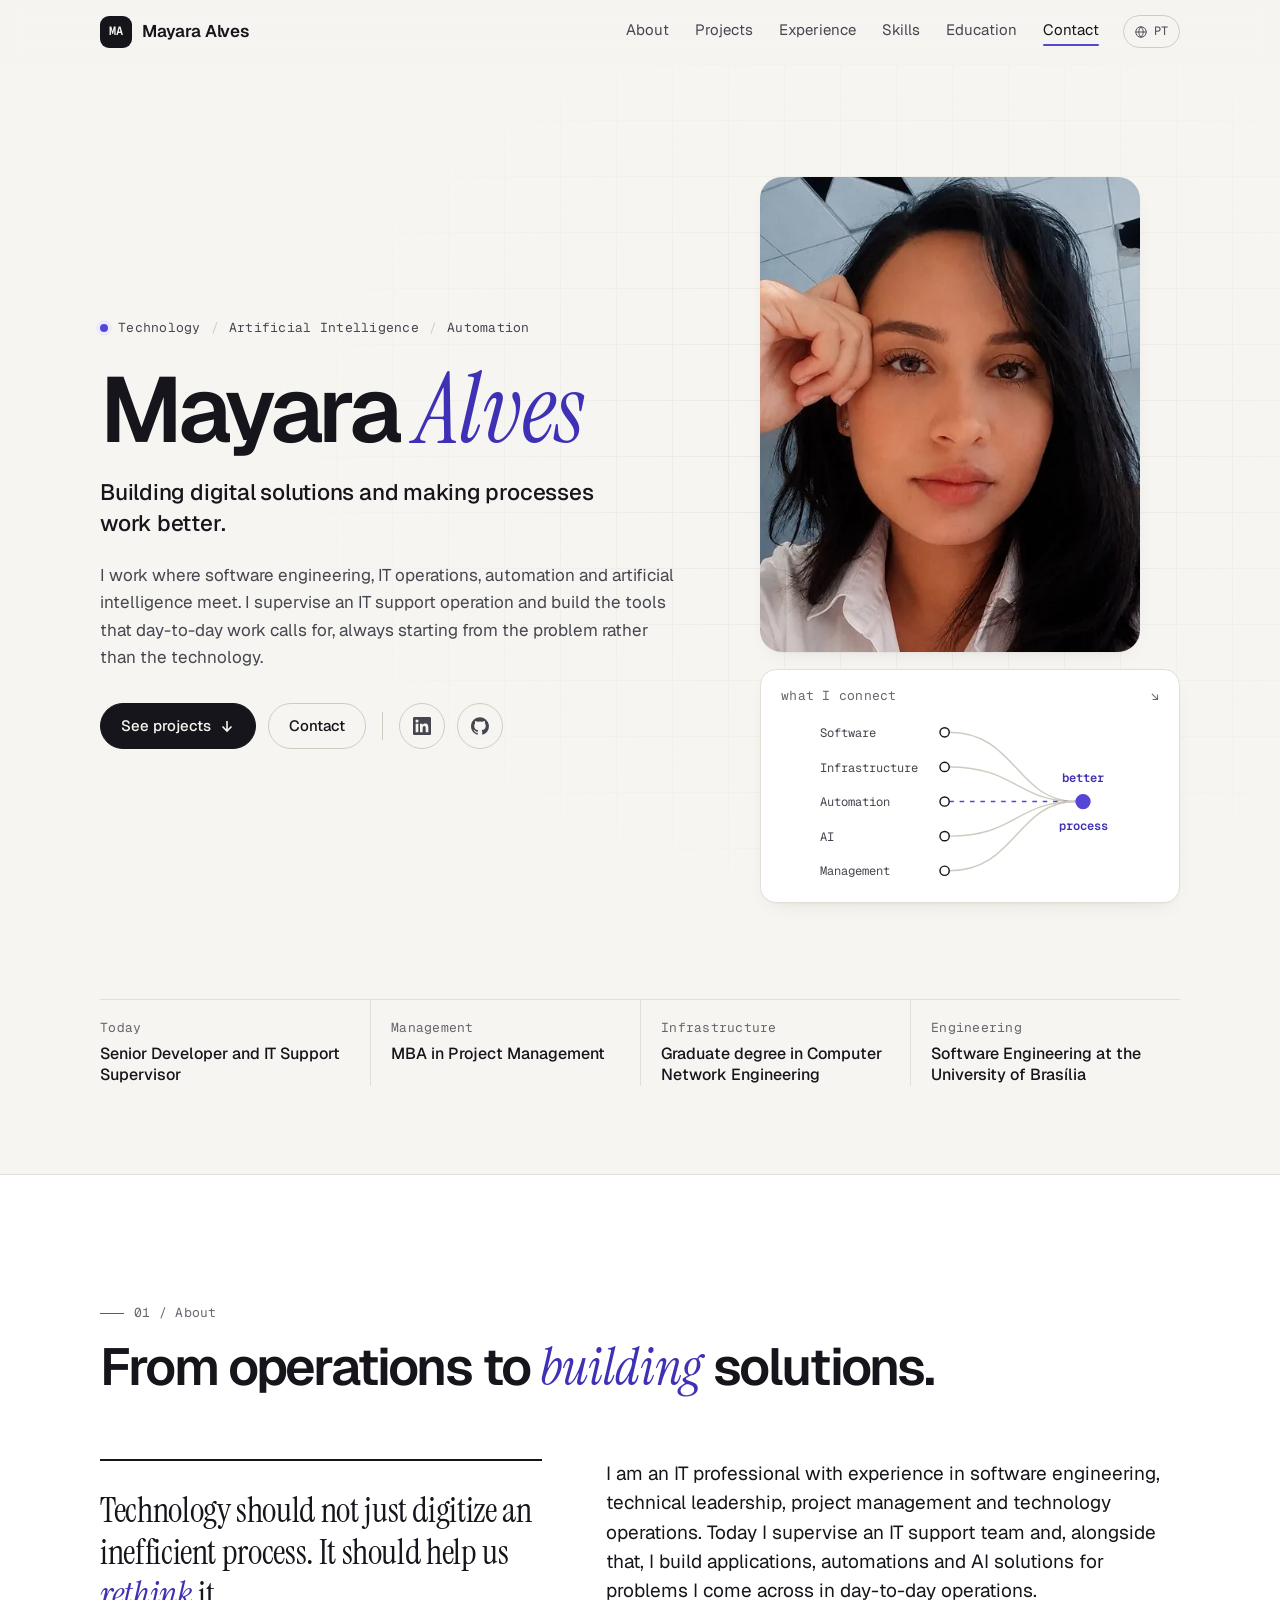
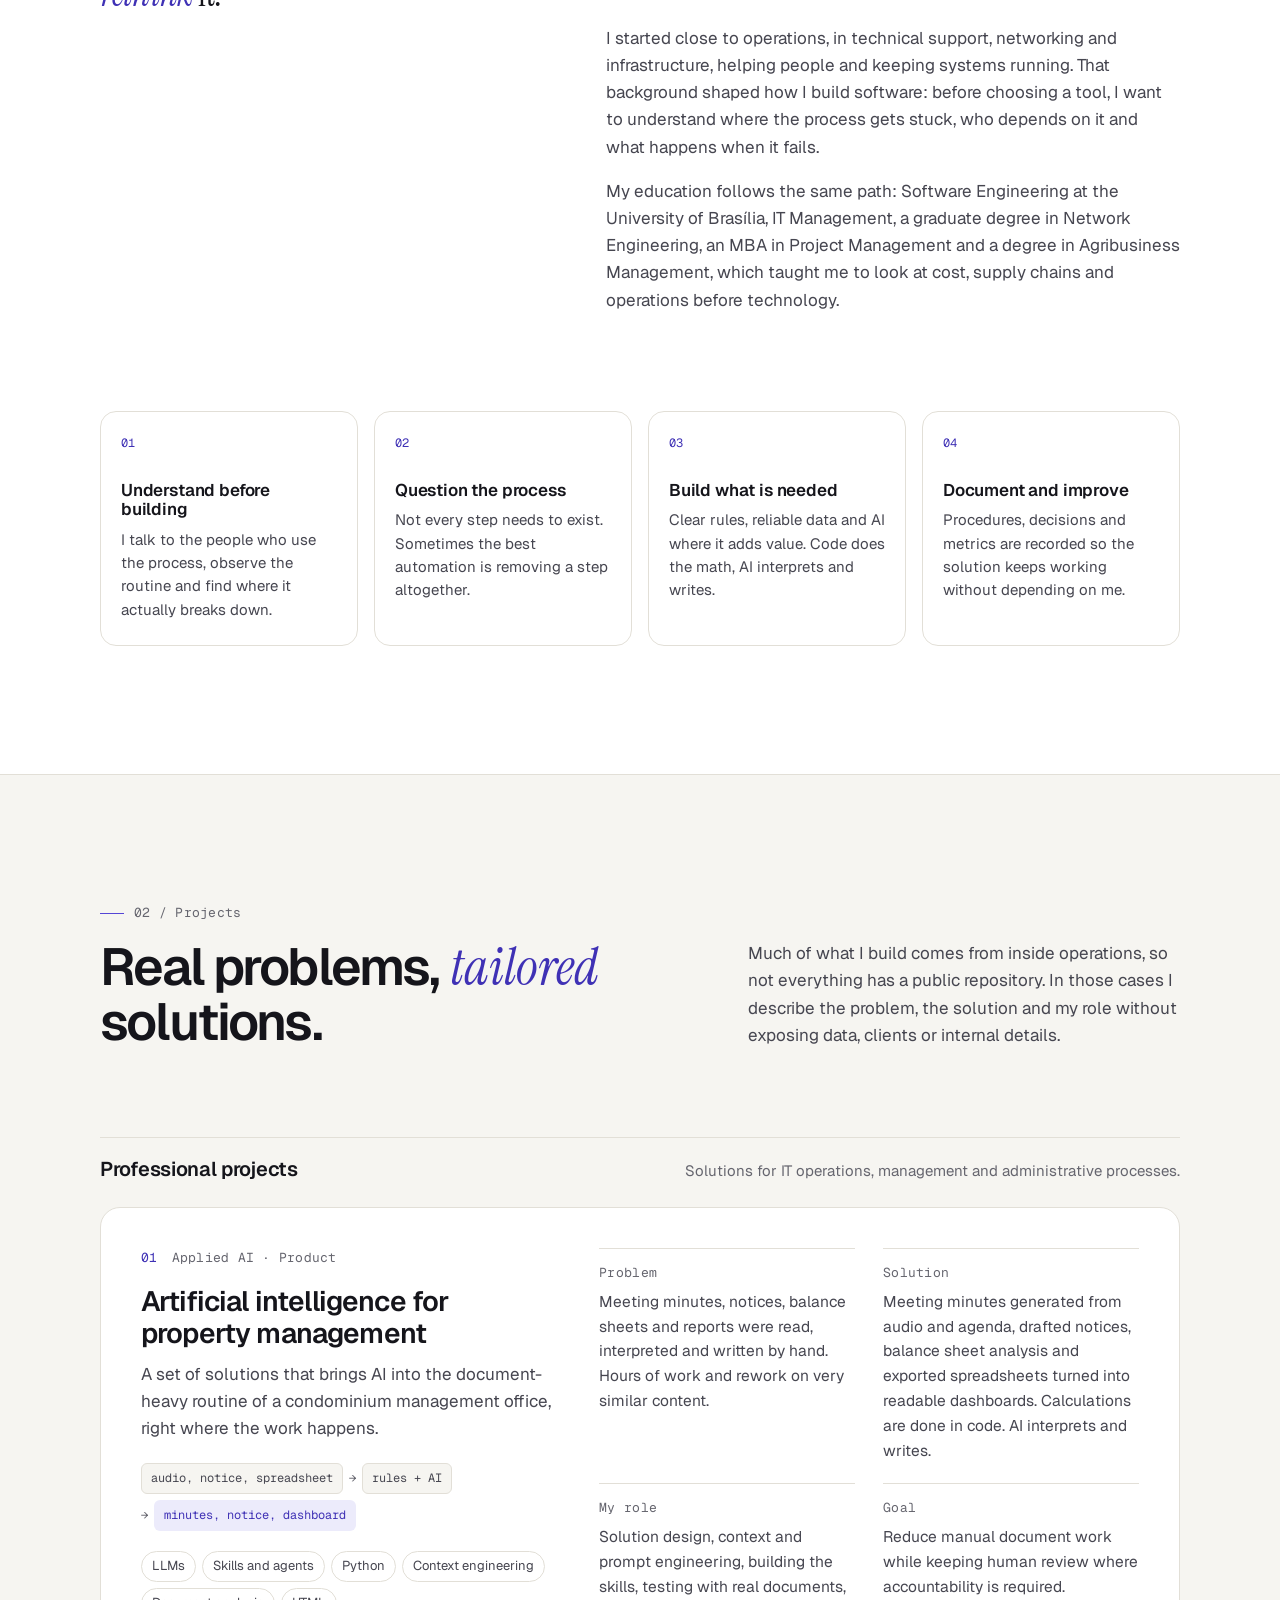
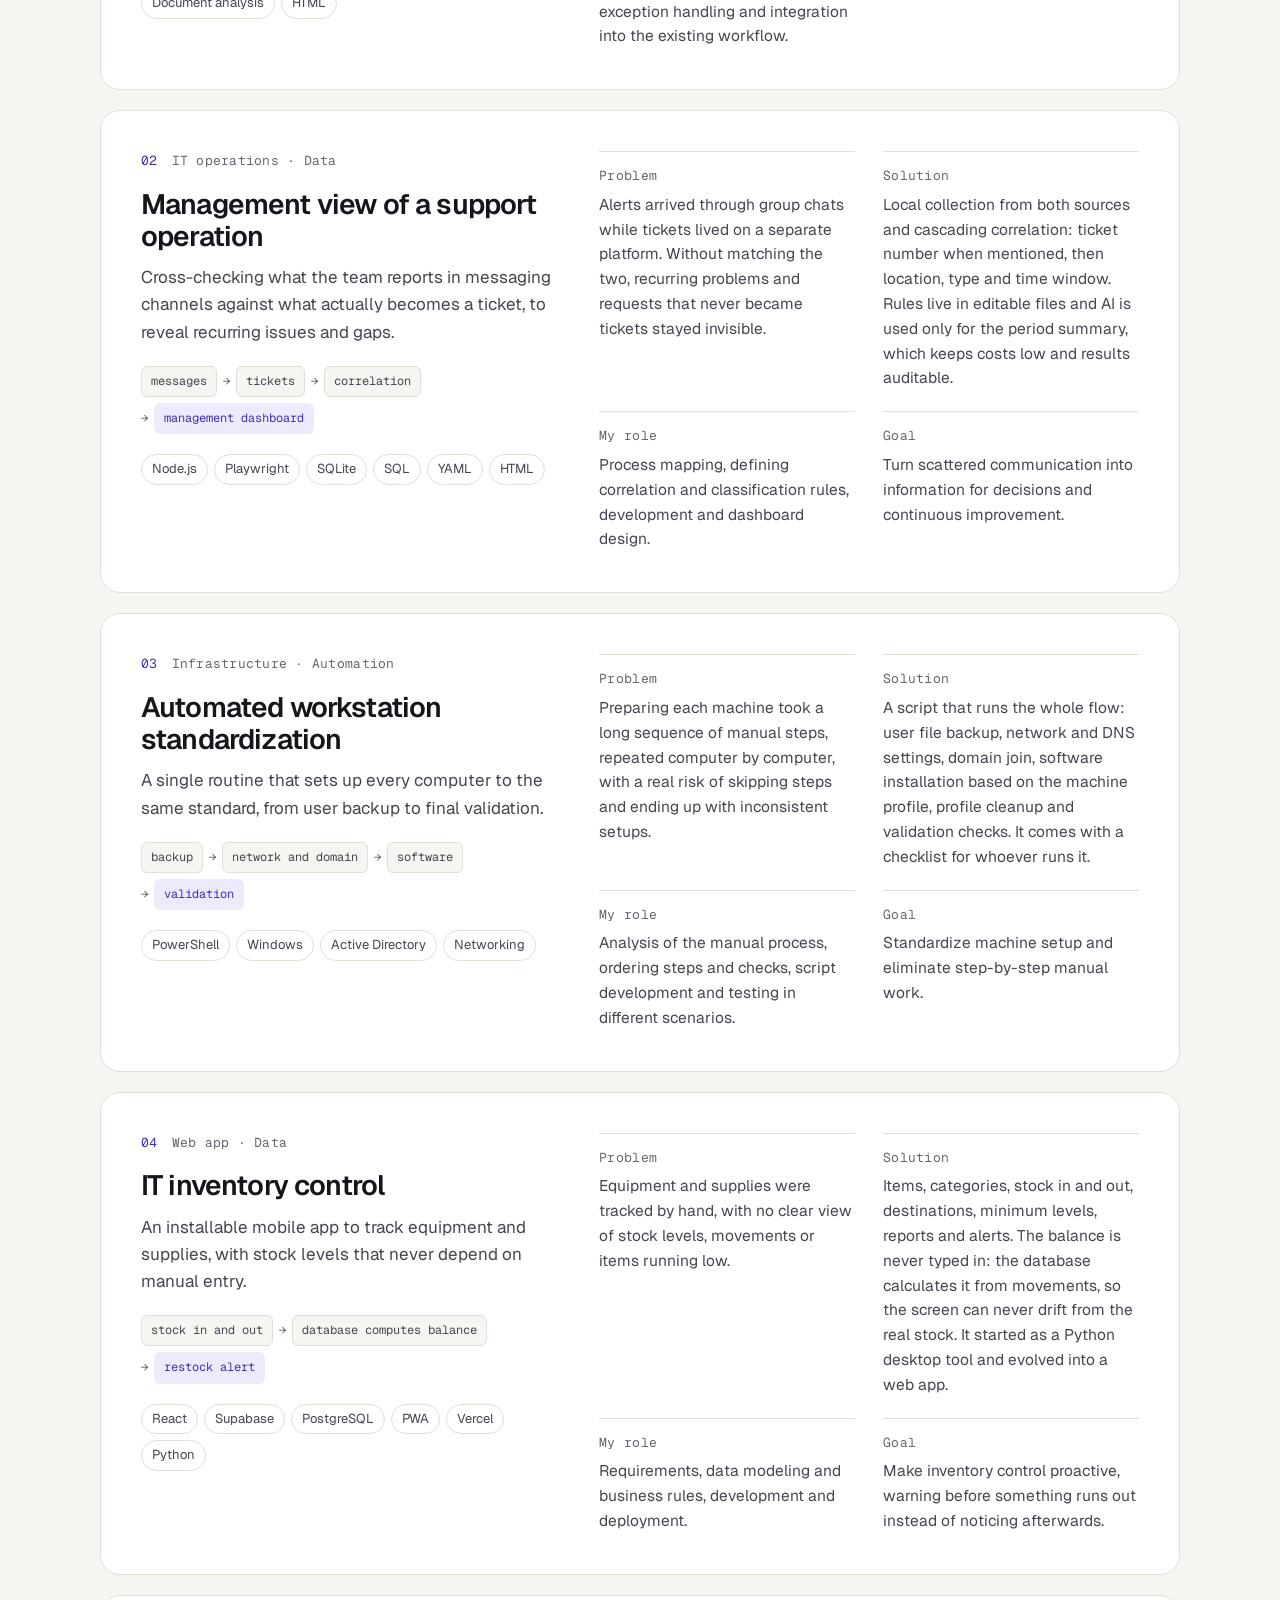
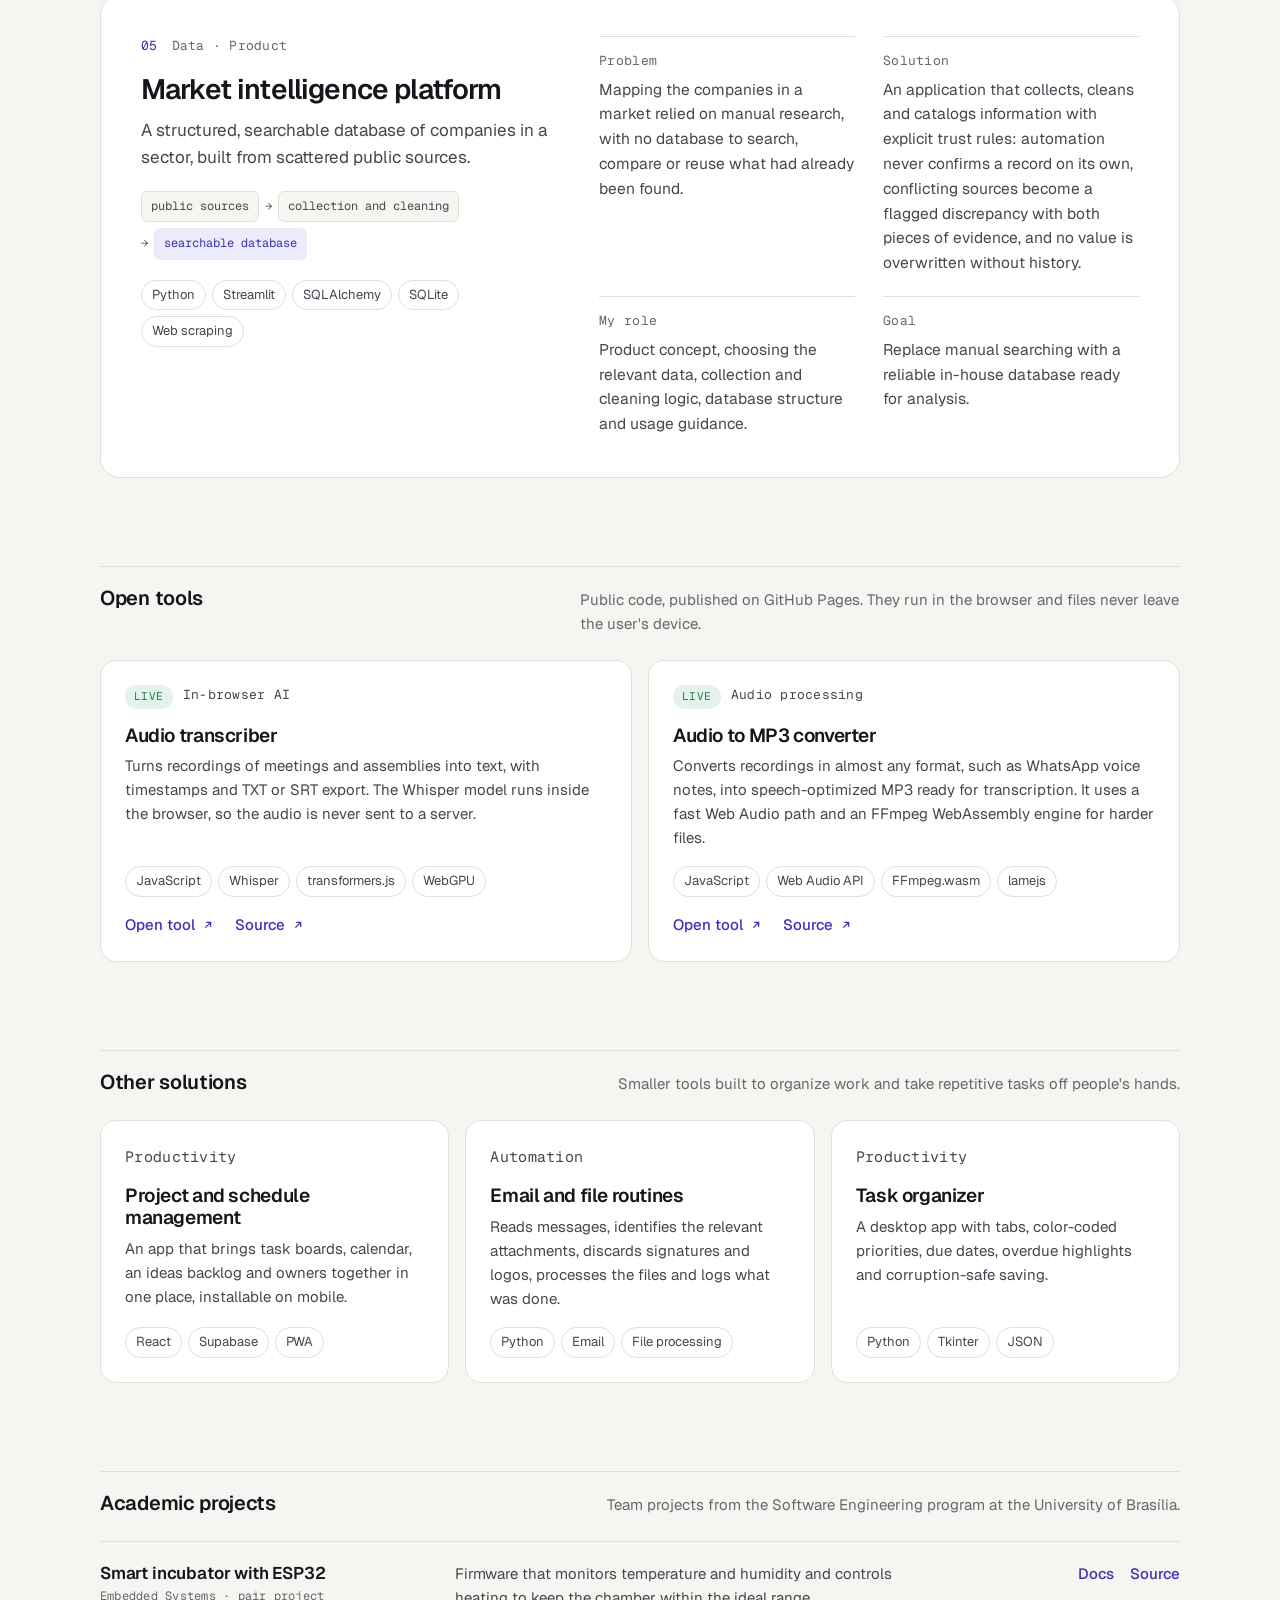
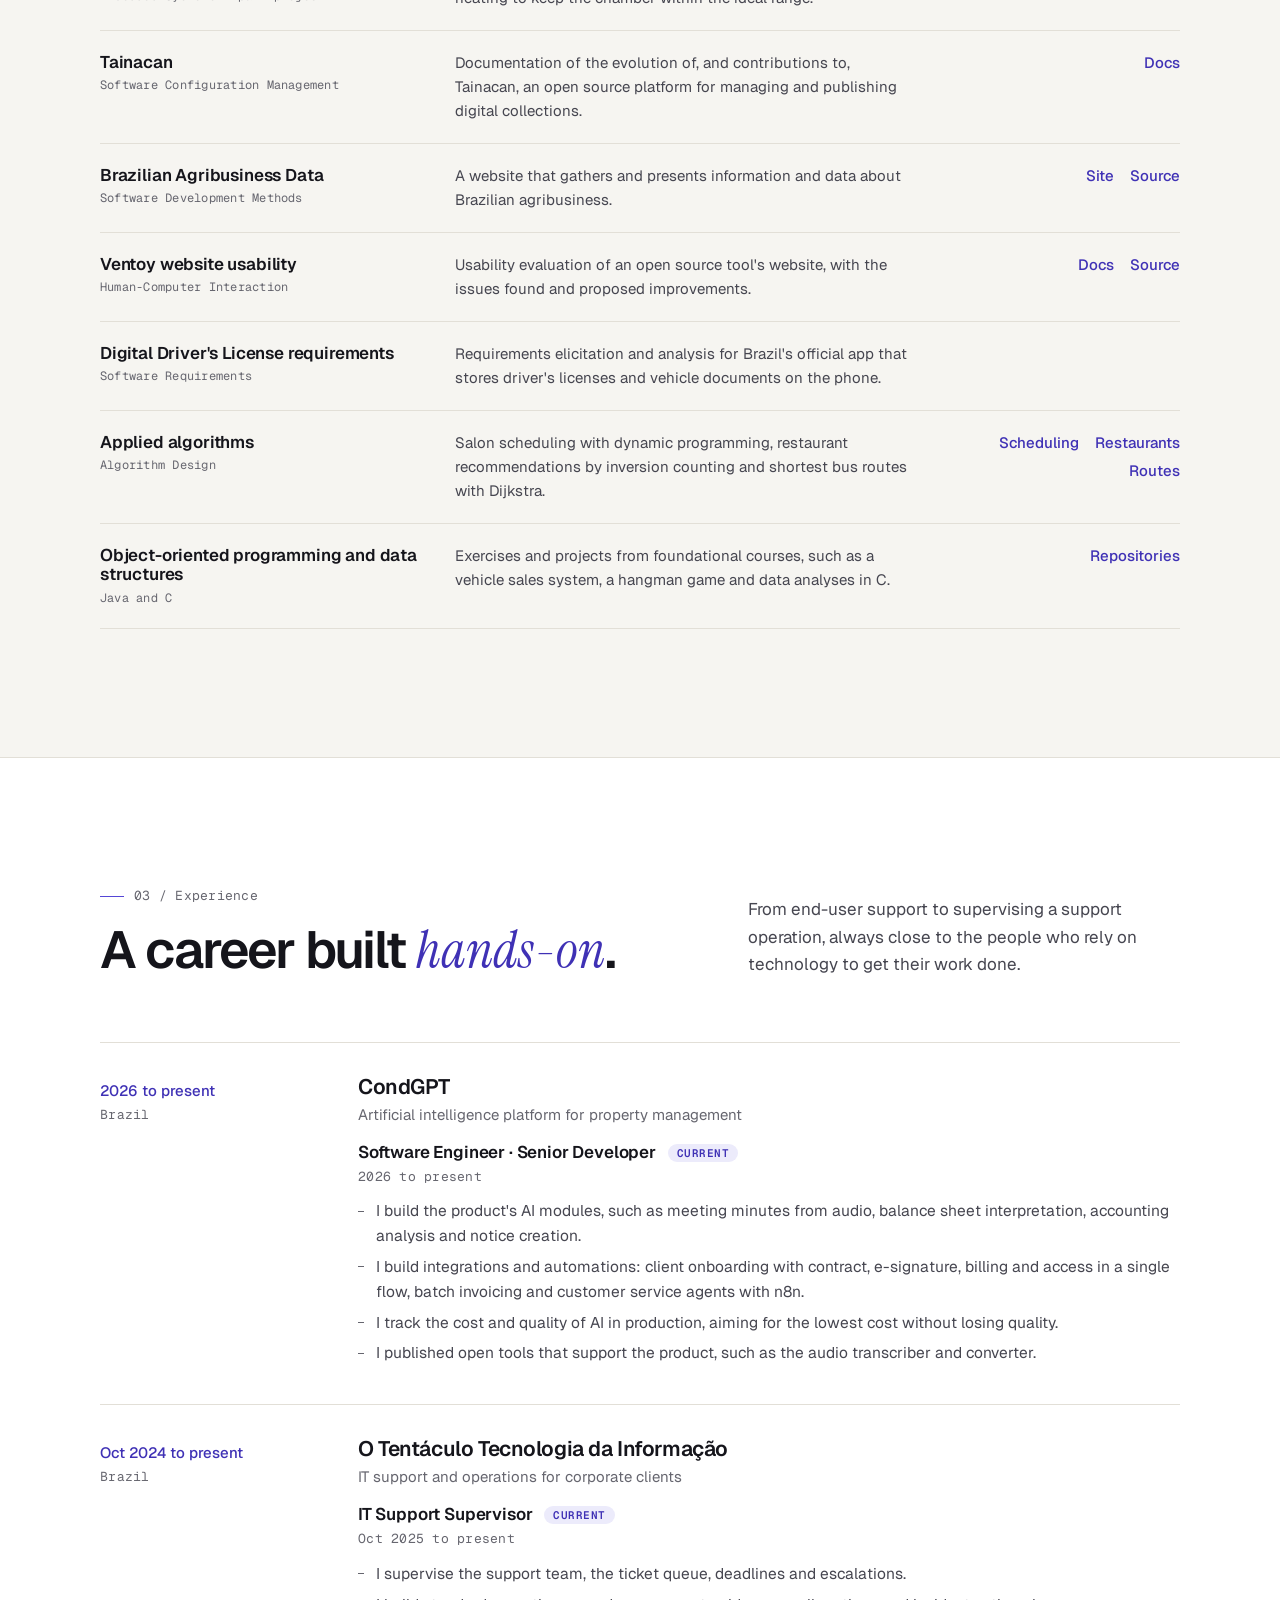
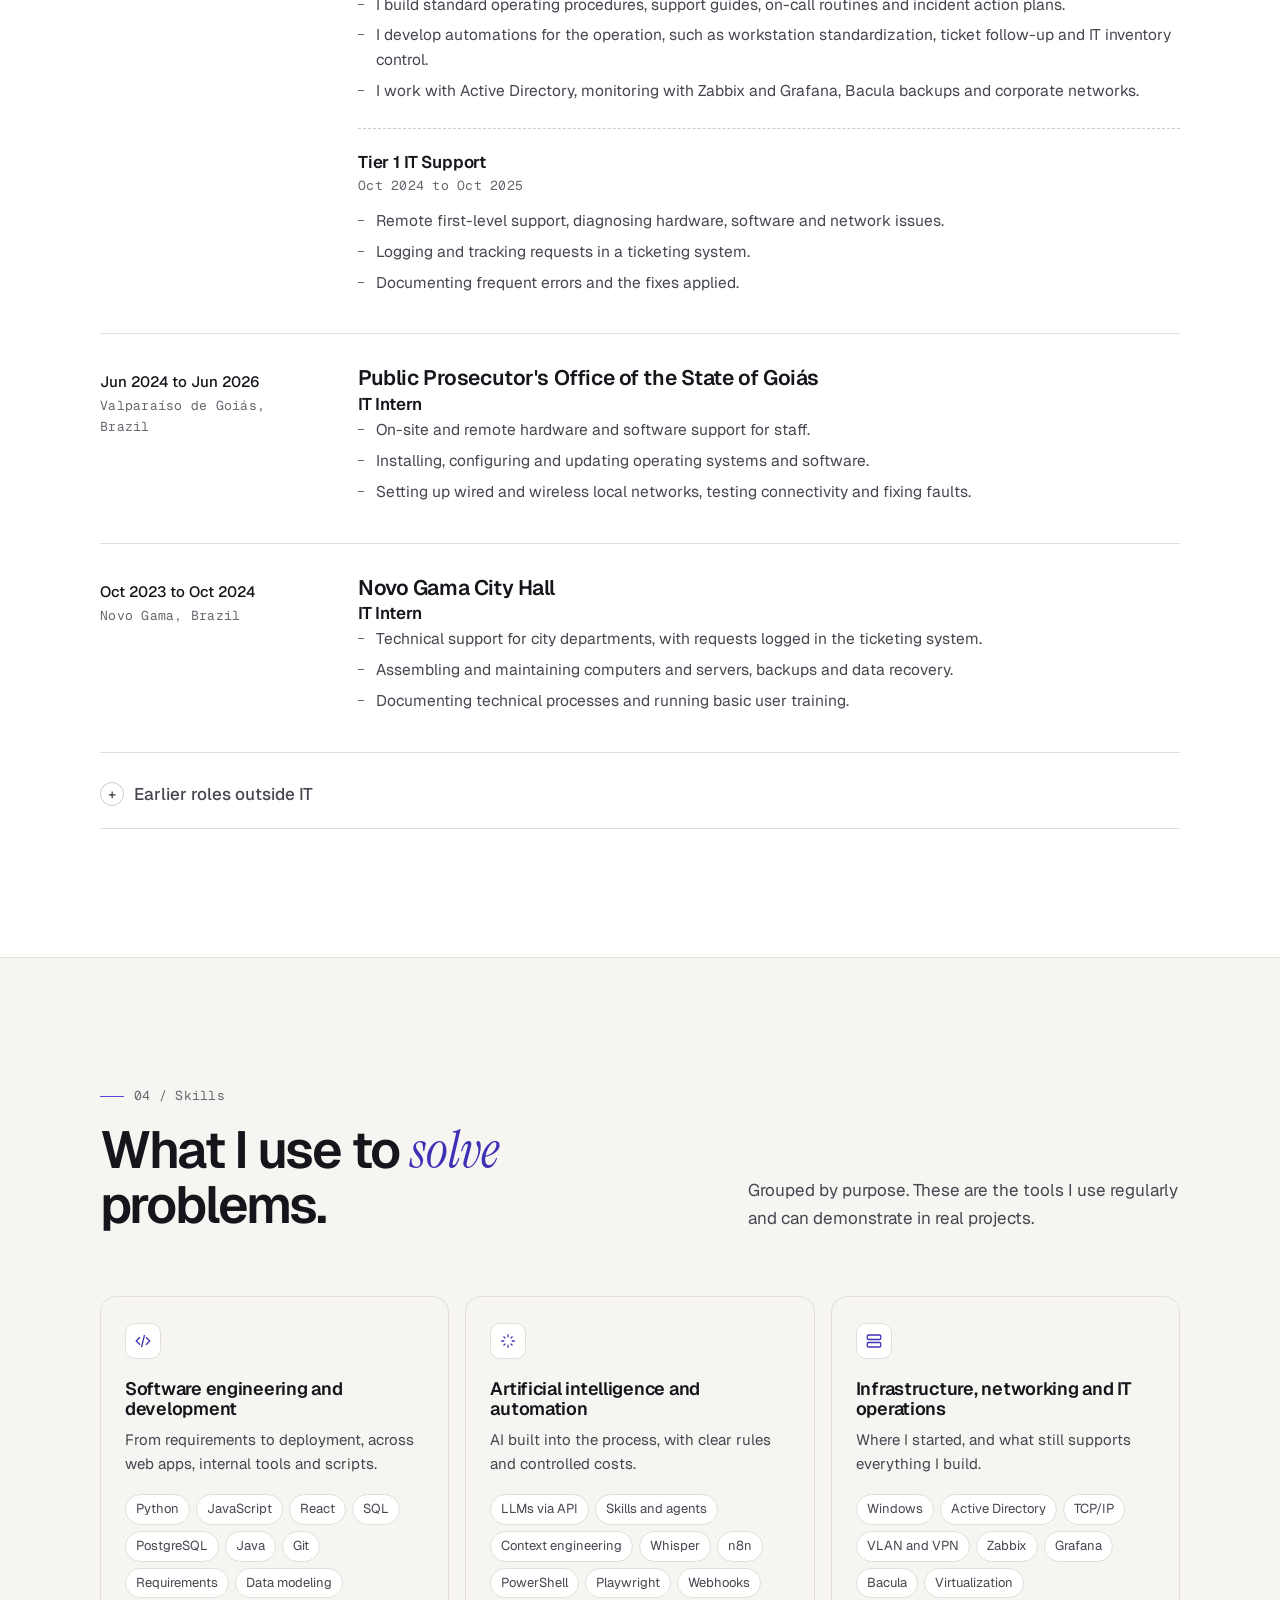
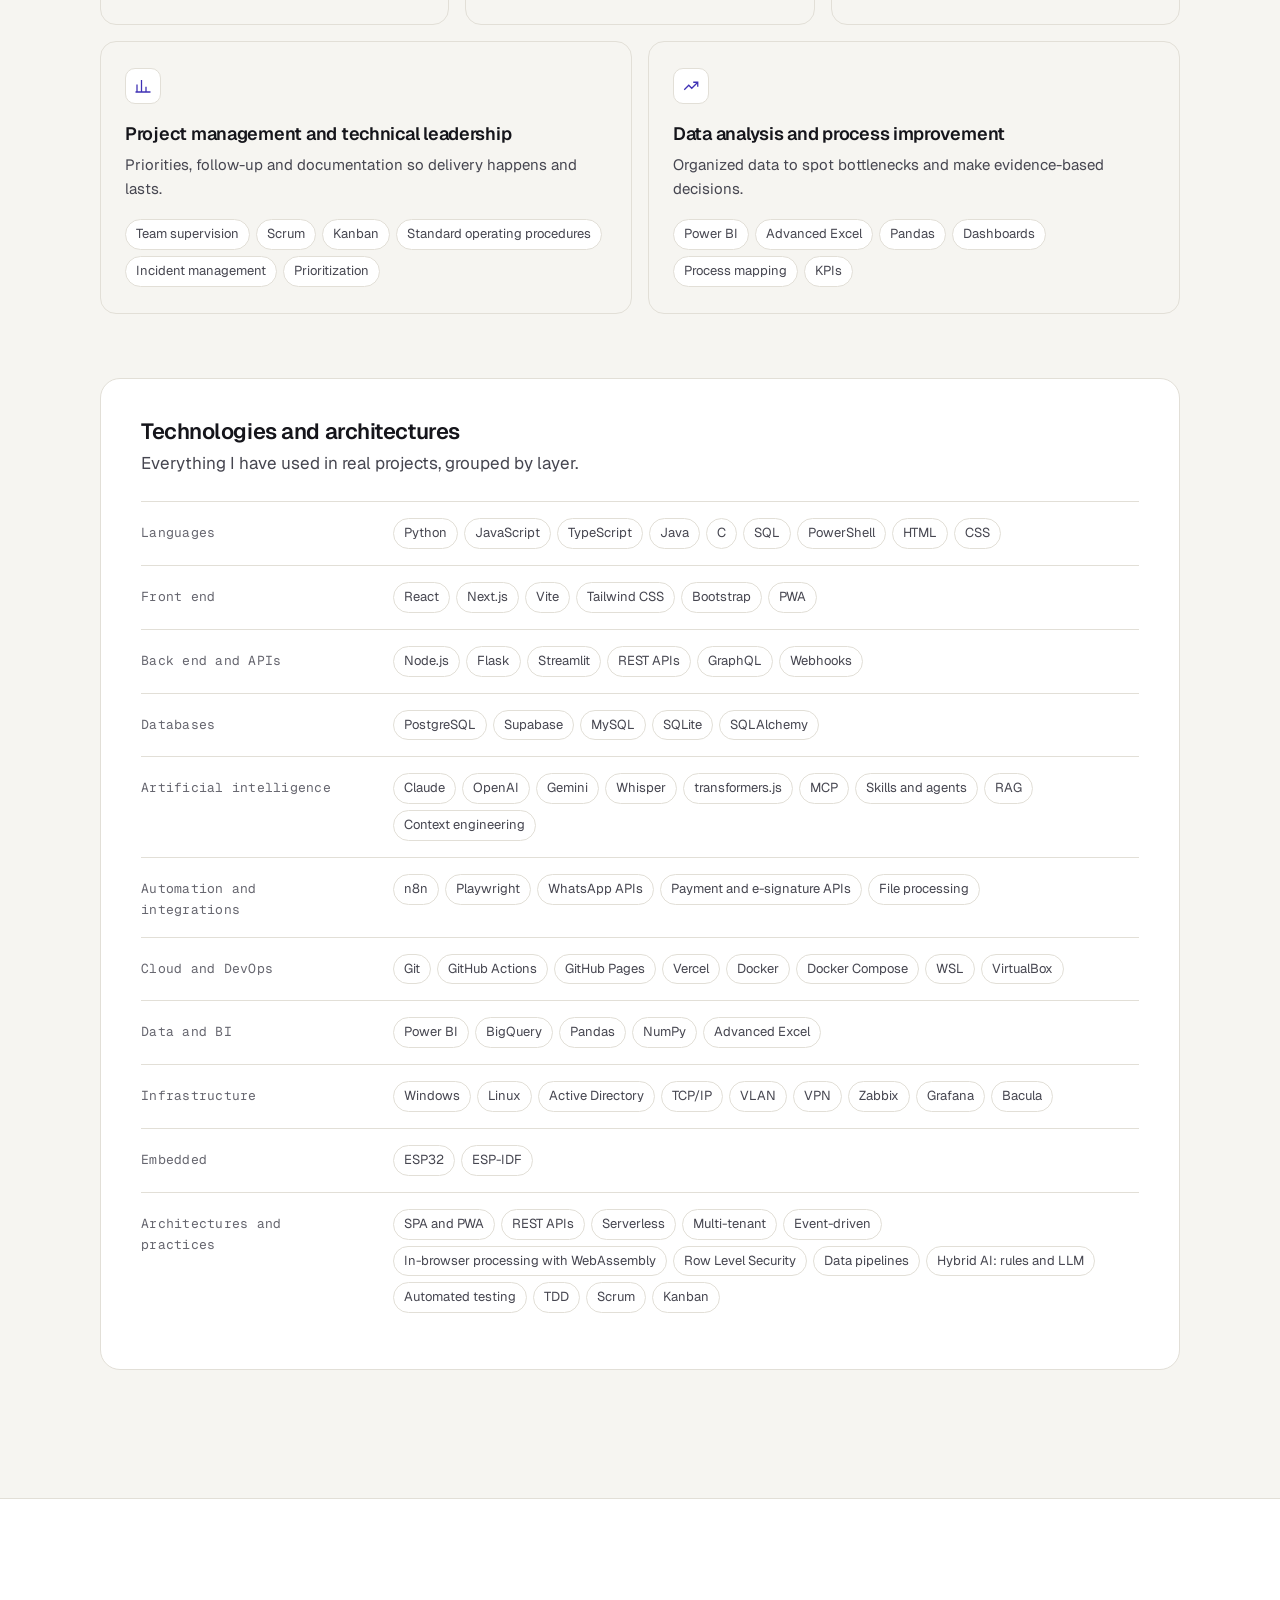
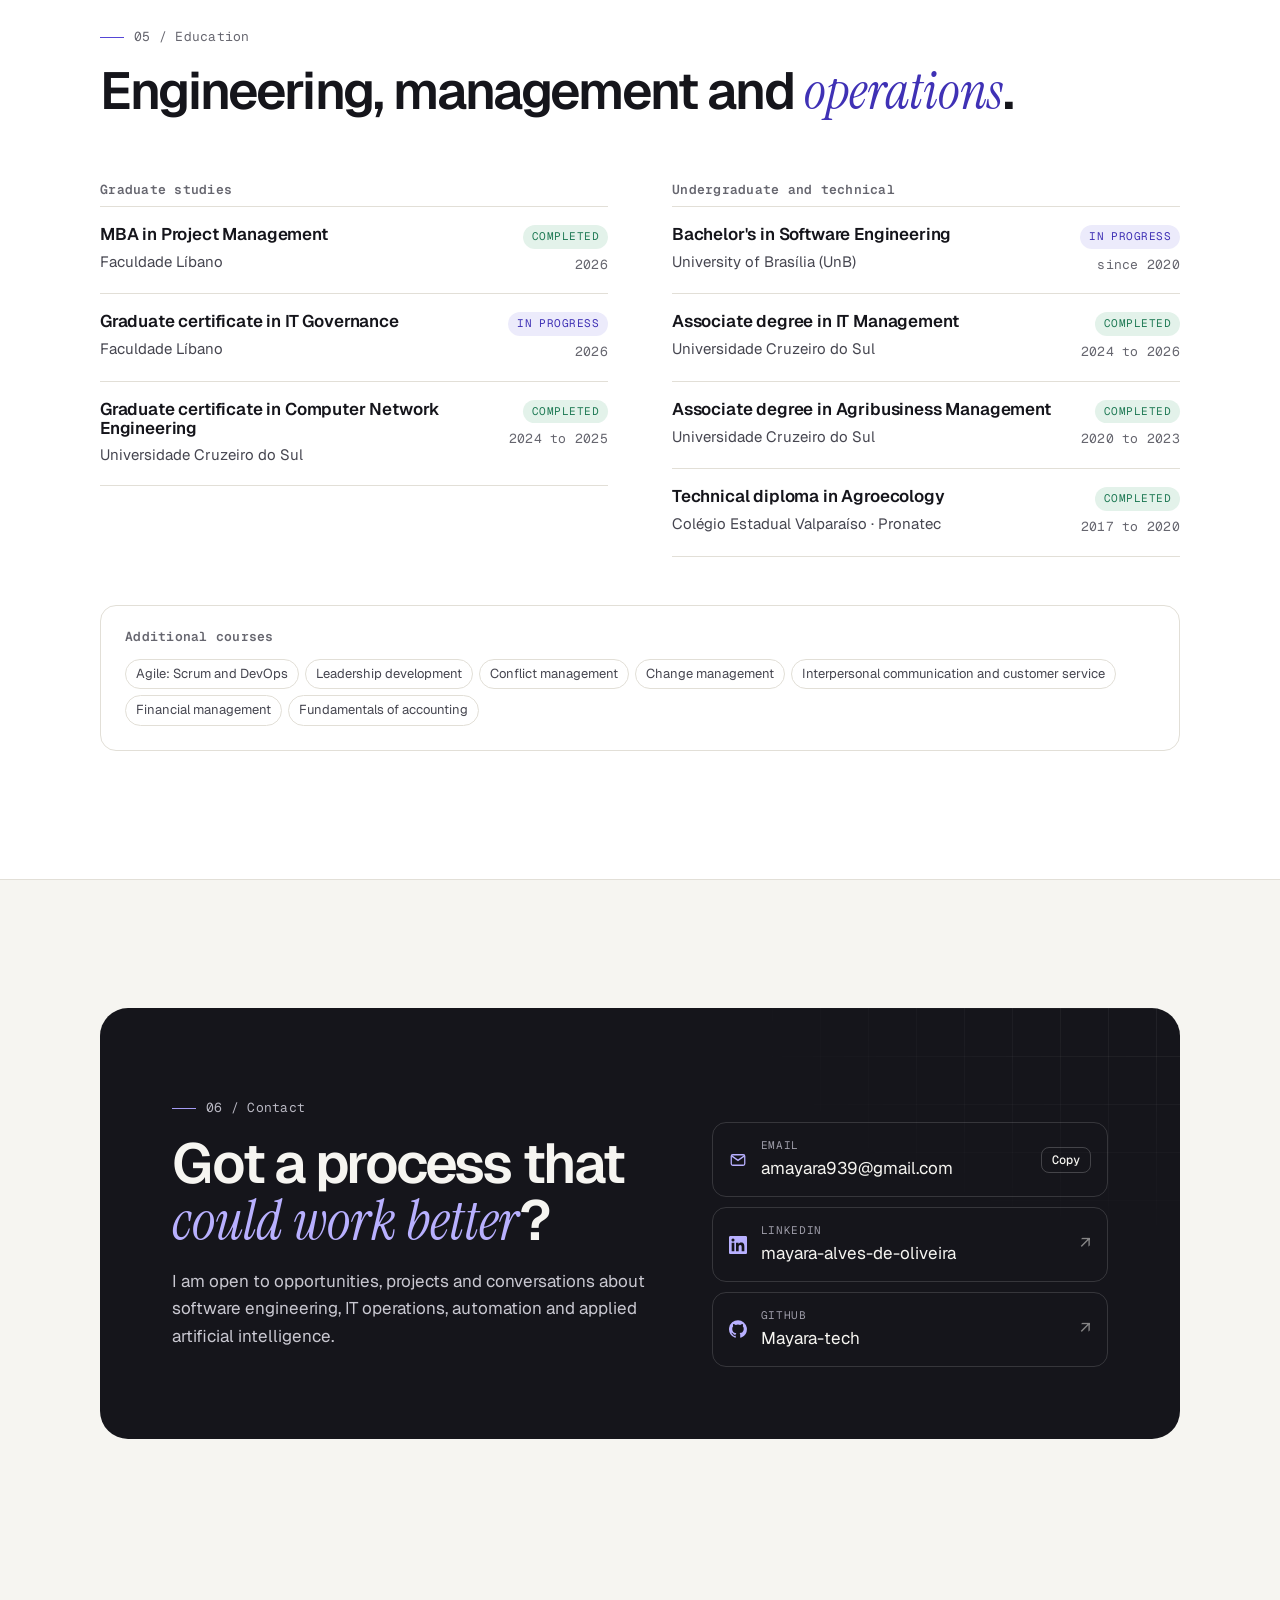
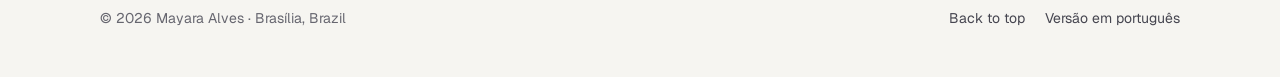
<file: en/index.html>
<!doctype html>
<html lang="en">
<head>
  <meta charset="utf-8">
  <meta name="viewport" content="width=device-width, initial-scale=1">
  <title>Mayara Alves · Technology, AI and Automation</title>
  <meta name="description" content="Portfolio of Mayara Alves, an IT professional who brings together software engineering, IT operations, automation and artificial intelligence to improve processes and solve real problems.">
  <meta name="author" content="Mayara Alves de Oliveira">
  <meta name="robots" content="index, follow">
  <meta name="theme-color" content="#f6f5f1">
  <link rel="canonical" href="https://mayara-tech.github.io/Portfolio/en/">
  <link rel="alternate" hreflang="pt-BR" href="https://mayara-tech.github.io/Portfolio/">
  <link rel="alternate" hreflang="en" href="https://mayara-tech.github.io/Portfolio/en/">
  <link rel="alternate" hreflang="x-default" href="https://mayara-tech.github.io/Portfolio/">

  <meta property="og:type" content="profile">
  <meta property="og:locale" content="en_US">
  <meta property="og:locale:alternate" content="pt_BR">
  <meta property="og:site_name" content="Mayara Alves">
  <meta property="og:title" content="Mayara Alves · Technology, AI and Automation">
  <meta property="og:description" content="Building digital solutions and improving processes through software engineering, IT operations, automation and artificial intelligence.">
  <meta property="og:url" content="https://mayara-tech.github.io/Portfolio/en/">
  <meta property="og:image" content="https://mayara-tech.github.io/Portfolio/assets/img/og-en.png">
  <meta property="og:image:width" content="1200">
  <meta property="og:image:height" content="630">
  <meta property="og:image:alt" content="Mayara Alves · Technology, Artificial Intelligence and Automation">
  <meta name="twitter:card" content="summary_large_image">

  <link rel="icon" href="../assets/img/favicon.svg" type="image/svg+xml">
  <link rel="icon" href="../assets/img/favicon-32.png" sizes="32x32" type="image/png">
  <link rel="apple-touch-icon" href="../assets/img/apple-touch-icon.png">

  <link rel="preconnect" href="https://fonts.googleapis.com">
  <link rel="preconnect" href="https://fonts.gstatic.com" crossorigin>
  <link rel="stylesheet" href="https://fonts.googleapis.com/css2?family=Geist:wght@400;500;600&family=Geist+Mono:wght@400;500&family=Instrument+Serif:ital@1&display=swap">
  <link rel="stylesheet" href="../assets/css/main.css">
  <link rel="preload" as="image" href="../assets/img/mayara-800.webp" imagesrcset="../assets/img/mayara-480.webp 480w, ../assets/img/mayara-800.webp 800w" imagesizes="(max-width: 520px) 200px, (max-width: 900px) 260px, 420px" type="image/webp">
  <script>document.documentElement.classList.add("js");</script>

  <script type="application/ld+json">
  {
    "@context": "https://schema.org",
    "@type": "Person",
    "name": "Mayara Alves de Oliveira",
    "alternateName": "Mayara Alves",
    "jobTitle": "IT Support Supervisor",
    "description": "Technology, Artificial Intelligence and Automation. Building digital solutions and improving processes.",
    "url": "https://mayara-tech.github.io/Portfolio/en/",
    "image": "https://mayara-tech.github.io/Portfolio/assets/img/mayara-800.jpg",
    "email": "mailto:amayara939@gmail.com",
    "address": { "@type": "PostalAddress", "addressLocality": "Brasília", "addressRegion": "DF", "addressCountry": "BR" },
    "alumniOf": [
      { "@type": "CollegeOrUniversity", "name": "Universidade Cruzeiro do Sul" },
      { "@type": "CollegeOrUniversity", "name": "Faculdade Líbano" }
    ],
    "knowsAbout": ["Software engineering", "Artificial intelligence", "Process automation", "IT infrastructure", "Project management"],
    "sameAs": [
      "https://www.linkedin.com/in/mayara-alves-de-oliveira-5a04271a6/",
      "https://github.com/Mayara-tech"
    ]
  }
  </script>
</head>

<body>
  <a class="skip" href="#main">Skip to content</a>

  <!-- ==================== header ==================== -->
  <header class="header">
    <div class="wrap header__in">
      <a class="brand" href="#top" aria-label="Mayara Alves, back to top">
        <span class="brand__mark" aria-hidden="true">MA</span>
        <span>Mayara Alves</span>
      </a>

      <button class="menu-btn" type="button" aria-expanded="false" aria-controls="nav" aria-label="Open menu">
        <span></span><span></span><span></span>
      </button>

      <nav class="nav" id="nav" aria-label="Sections">
        <ul class="nav__list">
          <li><a href="#about">About</a></li>
          <li><a href="#projects">Projects</a></li>
          <li><a href="#experience">Experience</a></li>
          <li><a href="#skills">Skills</a></li>
          <li><a href="#education">Education</a></li>
          <li><a href="#contact">Contact</a></li>
        </ul>
        <a class="lang" href="../" hreflang="pt-BR" lang="pt-BR" aria-label="Ler esta página em português">
          <svg viewBox="0 0 24 24" fill="none" stroke="currentColor" stroke-width="1.6" aria-hidden="true"><circle cx="12" cy="12" r="9"/><path d="M3 12h18M12 3c2.5 2.6 3.8 5.6 3.8 9s-1.3 6.4-3.8 9c-2.5-2.6-3.8-5.6-3.8-9S9.5 5.6 12 3z"/></svg>
          PT
        </a>
      </nav>
    </div>
  </header>

  <main id="main">

    <!-- ==================== hero ==================== -->
    <section class="hero" id="top" aria-labelledby="hero-title">
      <div class="wrap">
        <div class="hero__grid">
          <div class="stagger">
            <p class="eyebrow mono">
              <span class="eyebrow__dot" aria-hidden="true"></span>
              Technology <i aria-hidden="true">/</i> Artificial Intelligence <i aria-hidden="true">/</i> Automation
            </p>
            <h1 id="hero-title">Mayara <span class="serif">Alves</span></h1>
            <p class="hero__role">Building digital solutions and making processes work better.</p>
            <p class="hero__lead">I work where software engineering, IT operations, automation and artificial intelligence meet. I supervise an IT support operation and build the tools that day-to-day work calls for, always starting from the problem rather than the technology.</p>
            <div class="hero__actions">
              <a class="btn btn--solid" href="#projects">
                See projects
                <svg viewBox="0 0 16 16" fill="none" stroke="currentColor" stroke-width="1.6" aria-hidden="true"><path d="M8 3v10M3.5 8.5 8 13l4.5-4.5"/></svg>
              </a>
              <a class="btn btn--ghost" href="#contact">Contact</a>
              <span class="sep" aria-hidden="true"></span>
              <a class="icon-link" href="https://www.linkedin.com/in/mayara-alves-de-oliveira-5a04271a6/" target="_blank" rel="noopener" aria-label="LinkedIn (opens in a new tab)">
                <svg viewBox="0 0 24 24" fill="currentColor" aria-hidden="true"><path d="M20.45 20.45h-3.56v-5.57c0-1.33-.02-3.04-1.85-3.04-1.85 0-2.14 1.45-2.14 2.94v5.67H9.35V9h3.41v1.56h.05c.48-.9 1.64-1.85 3.37-1.85 3.6 0 4.27 2.37 4.27 5.46v6.28zM5.34 7.43a2.06 2.06 0 1 1 0-4.13 2.06 2.06 0 0 1 0 4.13zM7.12 20.45H3.56V9h3.56v11.45zM22.22 0H1.77C.79 0 0 .77 0 1.73v20.54C0 23.23.79 24 1.77 24h20.45c.98 0 1.78-.77 1.78-1.73V1.73C24 .77 23.2 0 22.22 0z"/></svg>
              </a>
              <a class="icon-link" href="https://github.com/Mayara-tech" target="_blank" rel="noopener" aria-label="GitHub (opens in a new tab)">
                <svg viewBox="0 0 24 24" fill="currentColor" aria-hidden="true"><path d="M12 .3a12 12 0 0 0-3.8 23.38c.6.12.83-.26.83-.57L9 21.07c-3.34.72-4.04-1.61-4.04-1.61-.55-1.39-1.34-1.76-1.34-1.76-1.08-.74.09-.73.09-.73 1.2.09 1.83 1.24 1.83 1.24 1.07 1.83 2.81 1.3 3.5 1 .1-.78.42-1.31.76-1.61-2.67-.3-5.47-1.33-5.47-5.93 0-1.31.47-2.38 1.24-3.22-.14-.3-.54-1.52.1-3.18 0 0 1-.32 3.3 1.23a11.5 11.5 0 0 1 6 0c2.28-1.55 3.29-1.23 3.29-1.23.64 1.66.24 2.88.12 3.18a4.65 4.65 0 0 1 1.23 3.22c0 4.61-2.8 5.63-5.48 5.92.42.36.81 1.1.81 2.22l-.01 3.29c0 .31.2.69.82.57A12 12 0 0 0 12 .3"/></svg>
              </a>
            </div>
          </div>

          <div class="hero__visual">
            <figure class="portrait">
              <picture>
                <source type="image/webp" srcset="../assets/img/mayara-480.webp 480w, ../assets/img/mayara-800.webp 800w" sizes="(max-width: 520px) 200px, (max-width: 900px) 260px, 420px">
                <img src="../assets/img/mayara-800.jpg" width="800" height="1000" alt="Portrait of Mayara Alves" fetchpriority="high">
              </picture>
            </figure>
            <div class="system-card" aria-hidden="true">
              <div class="system-card__title mono"><span>what I connect</span><span>↘</span></div>
              <svg viewBox="0 0 260 150" role="presentation">
                <path class="l" d="M112 15 C170 15 170 75 222 75"/>
                <path class="l" d="M112 45 C170 45 170 75 222 75"/>
                <path class="l l--hot" d="M112 75 L222 75"/>
                <path class="l" d="M112 105 C170 105 170 75 222 75"/>
                <path class="l" d="M112 135 C170 135 170 75 222 75"/>
                <circle class="n" cx="108" cy="15" r="4"/>
                <circle class="n" cx="108" cy="45" r="4"/>
                <circle class="n" cx="108" cy="75" r="4"/>
                <circle class="n" cx="108" cy="105" r="4"/>
                <circle class="n" cx="108" cy="135" r="4"/>
                <circle class="n n--out" cx="228" cy="75" r="6"/>
                <text x="0" y="19">Software</text>
                <text x="0" y="49">Infrastructure</text>
                <text x="0" y="79">Automation</text>
                <text x="0" y="109">AI</text>
                <text x="0" y="139">Management</text>
                <text class="t-out" x="228" y="58" text-anchor="middle">better</text>
                <text class="t-out" x="228" y="100" text-anchor="middle">process</text>
              </svg>
            </div>
          </div>
        </div>

        <ul class="facts reveal" aria-label="Summary">
          <li><span class="k mono">Today</span><strong>Senior Developer and IT Support Supervisor</strong></li>
          <li><span class="k mono">Management</span><strong>MBA in Project Management</strong></li>
          <li><span class="k mono">Infrastructure</span><strong>Graduate degree in Computer Network Engineering</strong></li>
          <li><span class="k mono">Engineering</span><strong>Software Engineering at the University of Brasília</strong></li>
        </ul>
      </div>
    </section>

    <!-- ==================== about ==================== -->
    <section class="section section--alt" id="about" aria-labelledby="about-title">
      <div class="wrap">
        <div class="section__head reveal">
          <div>
            <p class="section__label mono">01 / About</p>
            <h2 class="section__title" id="about-title">From operations to <span class="serif">building</span> solutions.</h2>
          </div>
        </div>

        <div class="about">
          <blockquote class="manifest reveal">
            <p>Technology should not just digitize an inefficient process. It should help us <em>rethink</em> it.</p>
          </blockquote>
          <div class="about__text reveal">
            <p>I am an IT professional with experience in software engineering, technical leadership, project management and technology operations. Today I supervise an IT support team and, alongside that, I build applications, automations and AI solutions for problems I come across in day-to-day operations.</p>
            <p>I started close to operations, in technical support, networking and infrastructure, helping people and keeping systems running. That background shaped how I build software: before choosing a tool, I want to understand where the process gets stuck, who depends on it and what happens when it fails.</p>
            <p>My education follows the same path: Software Engineering at the University of Brasília, IT Management, a graduate degree in Network Engineering, an MBA in Project Management and a degree in Agribusiness Management, which taught me to look at cost, supply chains and operations before technology.</p>
          </div>
        </div>

        <ol class="principles">
          <li class="reveal">
            <h3>Understand before building</h3>
            <p>I talk to the people who use the process, observe the routine and find where it actually breaks down.</p>
          </li>
          <li class="reveal">
            <h3>Question the process</h3>
            <p>Not every step needs to exist. Sometimes the best automation is removing a step altogether.</p>
          </li>
          <li class="reveal">
            <h3>Build what is needed</h3>
            <p>Clear rules, reliable data and AI where it adds value. Code does the math, AI interprets and writes.</p>
          </li>
          <li class="reveal">
            <h3>Document and improve</h3>
            <p>Procedures, decisions and metrics are recorded so the solution keeps working without depending on me.</p>
          </li>
        </ol>
      </div>
    </section>

    <!-- ==================== projects ==================== -->
    <section class="section" id="projects" aria-labelledby="projects-title">
      <div class="wrap">
        <div class="section__head reveal">
          <div>
            <p class="section__label mono">02 / Projects</p>
            <h2 class="section__title" id="projects-title">Real problems, <span class="serif">tailored</span> solutions.</h2>
          </div>
          <p class="section__intro">Much of what I build comes from inside operations, so not everything has a public repository. In those cases I describe the problem, the solution and my role without exposing data, clients or internal details.</p>
        </div>

        <!-- ---------- professional ---------- -->
        <div class="subhead reveal">
          <h3>Professional projects</h3>
          <p>Solutions for IT operations, management and administrative processes.</p>
        </div>

        <div class="cases">

          <!-- 01 -->
          <article class="case reveal">
            <div>
              <p class="case__meta mono"><span class="case__num">01</span><span>Applied AI · Product</span></p>
              <h4>Artificial intelligence for property management</h4>
              <p class="case__summary">A set of solutions that brings AI into the document-heavy routine of a condominium management office, right where the work happens.</p>
              <ol class="flow" aria-label="Solution flow">
                <li><span>audio, notice, spreadsheet</span></li>
                <li><span>rules + AI</span></li>
                <li><span>minutes, notice, dashboard</span></li>
              </ol>
              <ul class="chips" aria-label="Technologies">
                <li>LLMs</li><li>Skills and agents</li><li>Python</li><li>Context engineering</li><li>Document analysis</li><li>HTML</li>
              </ul>
            </div>
            <dl class="case__body">
              <div>
                <dt class="mono">Problem</dt>
                <dd>Meeting minutes, notices, balance sheets and reports were read, interpreted and written by hand. Hours of work and rework on very similar content.</dd>
              </div>
              <div>
                <dt class="mono">Solution</dt>
                <dd>Meeting minutes generated from audio and agenda, drafted notices, balance sheet analysis and exported spreadsheets turned into readable dashboards. Calculations are done in code. AI interprets and writes.</dd>
              </div>
              <div>
                <dt class="mono">My role</dt>
                <dd>Solution design, context and prompt engineering, building the skills, testing with real documents, exception handling and integration into the existing workflow.</dd>
              </div>
              <div>
                <dt class="mono">Goal</dt>
                <dd>Reduce manual document work while keeping human review where accountability is required.</dd>
              </div>
            </dl>
          </article>

          <!-- 02 -->
          <article class="case reveal">
            <div>
              <p class="case__meta mono"><span class="case__num">02</span><span>IT operations · Data</span></p>
              <h4>Management view of a support operation</h4>
              <p class="case__summary">Cross-checking what the team reports in messaging channels against what actually becomes a ticket, to reveal recurring issues and gaps.</p>
              <ol class="flow" aria-label="Solution flow">
                <li><span>messages</span></li>
                <li><span>tickets</span></li>
                <li><span>correlation</span></li>
                <li><span>management dashboard</span></li>
              </ol>
              <ul class="chips" aria-label="Technologies">
                <li>Node.js</li><li>Playwright</li><li>SQLite</li><li>SQL</li><li>YAML</li><li>HTML</li>
              </ul>
            </div>
            <dl class="case__body">
              <div>
                <dt class="mono">Problem</dt>
                <dd>Alerts arrived through group chats while tickets lived on a separate platform. Without matching the two, recurring problems and requests that never became tickets stayed invisible.</dd>
              </div>
              <div>
                <dt class="mono">Solution</dt>
                <dd>Local collection from both sources and cascading correlation: ticket number when mentioned, then location, type and time window. Rules live in editable files and AI is used only for the period summary, which keeps costs low and results auditable.</dd>
              </div>
              <div>
                <dt class="mono">My role</dt>
                <dd>Process mapping, defining correlation and classification rules, development and dashboard design.</dd>
              </div>
              <div>
                <dt class="mono">Goal</dt>
                <dd>Turn scattered communication into information for decisions and continuous improvement.</dd>
              </div>
            </dl>
          </article>

          <!-- 03 -->
          <article class="case reveal">
            <div>
              <p class="case__meta mono"><span class="case__num">03</span><span>Infrastructure · Automation</span></p>
              <h4>Automated workstation standardization</h4>
              <p class="case__summary">A single routine that sets up every computer to the same standard, from user backup to final validation.</p>
              <ol class="flow" aria-label="Solution flow">
                <li><span>backup</span></li>
                <li><span>network and domain</span></li>
                <li><span>software</span></li>
                <li><span>validation</span></li>
              </ol>
              <ul class="chips" aria-label="Technologies">
                <li>PowerShell</li><li>Windows</li><li>Active Directory</li><li>Networking</li>
              </ul>
            </div>
            <dl class="case__body">
              <div>
                <dt class="mono">Problem</dt>
                <dd>Preparing each machine took a long sequence of manual steps, repeated computer by computer, with a real risk of skipping steps and ending up with inconsistent setups.</dd>
              </div>
              <div>
                <dt class="mono">Solution</dt>
                <dd>A script that runs the whole flow: user file backup, network and DNS settings, domain join, software installation based on the machine profile, profile cleanup and validation checks. It comes with a checklist for whoever runs it.</dd>
              </div>
              <div>
                <dt class="mono">My role</dt>
                <dd>Analysis of the manual process, ordering steps and checks, script development and testing in different scenarios.</dd>
              </div>
              <div>
                <dt class="mono">Goal</dt>
                <dd>Standardize machine setup and eliminate step-by-step manual work.</dd>
              </div>
            </dl>
          </article>

          <!-- 04 -->
          <article class="case reveal">
            <div>
              <p class="case__meta mono"><span class="case__num">04</span><span>Web app · Data</span></p>
              <h4>IT inventory control</h4>
              <p class="case__summary">An installable mobile app to track equipment and supplies, with stock levels that never depend on manual entry.</p>
              <ol class="flow" aria-label="Solution flow">
                <li><span>stock in and out</span></li>
                <li><span>database computes balance</span></li>
                <li><span>restock alert</span></li>
              </ol>
              <ul class="chips" aria-label="Technologies">
                <li>React</li><li>Supabase</li><li>PostgreSQL</li><li>PWA</li><li>Vercel</li><li>Python</li>
              </ul>
            </div>
            <dl class="case__body">
              <div>
                <dt class="mono">Problem</dt>
                <dd>Equipment and supplies were tracked by hand, with no clear view of stock levels, movements or items running low.</dd>
              </div>
              <div>
                <dt class="mono">Solution</dt>
                <dd>Items, categories, stock in and out, destinations, minimum levels, reports and alerts. The balance is never typed in: the database calculates it from movements, so the screen can never drift from the real stock. It started as a Python desktop tool and evolved into a web app.</dd>
              </div>
              <div>
                <dt class="mono">My role</dt>
                <dd>Requirements, data modeling and business rules, development and deployment.</dd>
              </div>
              <div>
                <dt class="mono">Goal</dt>
                <dd>Make inventory control proactive, warning before something runs out instead of noticing afterwards.</dd>
              </div>
            </dl>
          </article>

          <!-- 05 -->
          <article class="case reveal">
            <div>
              <p class="case__meta mono"><span class="case__num">05</span><span>Data · Product</span></p>
              <h4>Market intelligence platform</h4>
              <p class="case__summary">A structured, searchable database of companies in a sector, built from scattered public sources.</p>
              <ol class="flow" aria-label="Solution flow">
                <li><span>public sources</span></li>
                <li><span>collection and cleaning</span></li>
                <li><span>searchable database</span></li>
              </ol>
              <ul class="chips" aria-label="Technologies">
                <li>Python</li><li>Streamlit</li><li>SQLAlchemy</li><li>SQLite</li><li>Web scraping</li>
              </ul>
            </div>
            <dl class="case__body">
              <div>
                <dt class="mono">Problem</dt>
                <dd>Mapping the companies in a market relied on manual research, with no database to search, compare or reuse what had already been found.</dd>
              </div>
              <div>
                <dt class="mono">Solution</dt>
                <dd>An application that collects, cleans and catalogs information with explicit trust rules: automation never confirms a record on its own, conflicting sources become a flagged discrepancy with both pieces of evidence, and no value is overwritten without history.</dd>
              </div>
              <div>
                <dt class="mono">My role</dt>
                <dd>Product concept, choosing the relevant data, collection and cleaning logic, database structure and usage guidance.</dd>
              </div>
              <div>
                <dt class="mono">Goal</dt>
                <dd>Replace manual searching with a reliable in-house database ready for analysis.</dd>
              </div>
            </dl>
          </article>
        </div>

        <!-- ---------- open tools ---------- -->
        <div class="subhead reveal">
          <h3>Open tools</h3>
          <p>Public code, published on GitHub Pages. They run in the browser and files never leave the user's device.</p>
        </div>

        <div class="cards">
          <article class="card reveal">
            <p class="card__meta"><span class="tag tag--ok">Live</span><span class="mono">In-browser AI</span></p>
            <h4>Audio transcriber</h4>
            <p>Turns recordings of meetings and assemblies into text, with timestamps and TXT or SRT export. The Whisper model runs inside the browser, so the audio is never sent to a server.</p>
            <ul class="chips" aria-label="Technologies"><li>JavaScript</li><li>Whisper</li><li>transformers.js</li><li>WebGPU</li></ul>
            <div class="case__links">
              <a class="arrow-link" href="https://mayara-tech.github.io/Transcritor/" target="_blank" rel="noopener">Open tool <svg viewBox="0 0 16 16" fill="none" stroke="currentColor" stroke-width="1.6" aria-hidden="true"><path d="M5 11 11 5M6 5h5v5"/></svg></a>
              <a class="arrow-link" href="https://github.com/Mayara-tech/Transcritor" target="_blank" rel="noopener">Source <svg viewBox="0 0 16 16" fill="none" stroke="currentColor" stroke-width="1.6" aria-hidden="true"><path d="M5 11 11 5M6 5h5v5"/></svg></a>
            </div>
          </article>

          <article class="card reveal">
            <p class="card__meta"><span class="tag tag--ok">Live</span><span class="mono">Audio processing</span></p>
            <h4>Audio to MP3 converter</h4>
            <p>Converts recordings in almost any format, such as WhatsApp voice notes, into speech-optimized MP3 ready for transcription. It uses a fast Web Audio path and an FFmpeg WebAssembly engine for harder files.</p>
            <ul class="chips" aria-label="Technologies"><li>JavaScript</li><li>Web Audio API</li><li>FFmpeg.wasm</li><li>lamejs</li></ul>
            <div class="case__links">
              <a class="arrow-link" href="https://mayara-tech.github.io/Conversor_mp3/" target="_blank" rel="noopener">Open tool <svg viewBox="0 0 16 16" fill="none" stroke="currentColor" stroke-width="1.6" aria-hidden="true"><path d="M5 11 11 5M6 5h5v5"/></svg></a>
              <a class="arrow-link" href="https://github.com/Mayara-tech/Conversor_mp3" target="_blank" rel="noopener">Source <svg viewBox="0 0 16 16" fill="none" stroke="currentColor" stroke-width="1.6" aria-hidden="true"><path d="M5 11 11 5M6 5h5v5"/></svg></a>
            </div>
          </article>
        </div>

        <!-- ---------- other solutions ---------- -->
        <div class="subhead reveal">
          <h3>Other solutions</h3>
          <p>Smaller tools built to organize work and take repetitive tasks off people's hands.</p>
        </div>

        <div class="cards">
          <article class="card reveal">
            <p class="card__meta mono">Productivity</p>
            <h4>Project and schedule management</h4>
            <p>An app that brings task boards, calendar, an ideas backlog and owners together in one place, installable on mobile.</p>
            <ul class="chips" aria-label="Technologies"><li>React</li><li>Supabase</li><li>PWA</li></ul>
          </article>
          <article class="card reveal">
            <p class="card__meta mono">Automation</p>
            <h4>Email and file routines</h4>
            <p>Reads messages, identifies the relevant attachments, discards signatures and logos, processes the files and logs what was done.</p>
            <ul class="chips" aria-label="Technologies"><li>Python</li><li>Email</li><li>File processing</li></ul>
          </article>
          <article class="card reveal">
            <p class="card__meta mono">Productivity</p>
            <h4>Task organizer</h4>
            <p>A desktop app with tabs, color-coded priorities, due dates, overdue highlights and corruption-safe saving.</p>
            <ul class="chips" aria-label="Technologies"><li>Python</li><li>Tkinter</li><li>JSON</li></ul>
          </article>
        </div>

        <!-- ---------- academic ---------- -->
        <div class="subhead reveal">
          <h3>Academic projects</h3>
          <p>Team projects from the Software Engineering program at the University of Brasília.</p>
        </div>

        <ul class="academic reveal">
          <li>
            <div><h4>Smart incubator with ESP32</h4><span class="mono">Embedded Systems · pair project</span></div>
            <p>Firmware that monitors temperature and humidity and controls heating to keep the chamber within the ideal range.</p>
            <div class="links">
              <a class="arrow-link" href="https://fga-fse.github.io/Trabalho-3-Mayara-Raquel/" target="_blank" rel="noopener">Docs</a>
              <a class="arrow-link" href="https://github.com/FGA-FSE/Trabalho-3-Mayara-Raquel" target="_blank" rel="noopener">Source</a>
            </div>
          </li>
          <li>
            <div><h4>Tainacan</h4><span class="mono">Software Configuration Management</span></div>
            <p>Documentation of the evolution of, and contributions to, Tainacan, an open source platform for managing and publishing digital collections.</p>
            <div class="links"><a class="arrow-link" href="https://mayara-tech.github.io/GCES_TAINACAN/" target="_blank" rel="noopener">Docs</a></div>
          </li>
          <li>
            <div><h4>Brazilian Agribusiness Data</h4><span class="mono">Software Development Methods</span></div>
            <p>A website that gathers and presents information and data about Brazilian agribusiness.</p>
            <div class="links">
              <a class="arrow-link" href="https://fga-eps-mds.github.io/2023.1-DAB/" target="_blank" rel="noopener">Site</a>
              <a class="arrow-link" href="https://github.com/fga-eps-mds/2023.1-DAB" target="_blank" rel="noopener">Source</a>
            </div>
          </li>
          <li>
            <div><h4>Ventoy website usability</h4><span class="mono">Human-Computer Interaction</span></div>
            <p>Usability evaluation of an open source tool's website, with the issues found and proposed improvements.</p>
            <div class="links">
              <a class="arrow-link" href="https://interacao-humano-computador.github.io/2023.2-Ventoy/" target="_blank" rel="noopener">Docs</a>
              <a class="arrow-link" href="https://github.com/Interacao-Humano-Computador/2023.2-Ventoy" target="_blank" rel="noopener">Source</a>
            </div>
          </li>
          <li>
            <div><h4>Digital Driver's License requirements</h4><span class="mono">Software Requirements</span></div>
            <p>Requirements elicitation and analysis for Brazil's official app that stores driver's licenses and vehicle documents on the phone.</p>
            <div class="links"></div>
          </li>
          <li>
            <div><h4>Applied algorithms</h4><span class="mono">Algorithm Design</span></div>
            <p>Salon scheduling with dynamic programming, restaurant recommendations by inversion counting and shortest bus routes with Dijkstra.</p>
            <div class="links">
              <a class="arrow-link" href="https://github.com/projeto-de-algoritmos/PD_beautySalon_schedule" target="_blank" rel="noopener">Scheduling</a>
              <a class="arrow-link" href="https://github.com/projeto-de-algoritmos/DeC_restaurant_indicator" target="_blank" rel="noopener">Restaurants</a>
              <a class="arrow-link" href="https://github.com/projeto-de-algoritmos/Grafos2_ShortestRoute" target="_blank" rel="noopener">Routes</a>
            </div>
          </li>
          <li>
            <div><h4>Object-oriented programming and data structures</h4><span class="mono">Java and C</span></div>
            <p>Exercises and projects from foundational courses, such as a vehicle sales system, a hangman game and data analyses in C.</p>
            <div class="links"><a class="arrow-link" href="https://github.com/Mayara-tech?tab=repositories" target="_blank" rel="noopener">Repositories</a></div>
          </li>
        </ul>
      </div>
    </section>

    <!-- ==================== experience ==================== -->
    <section class="section section--alt" id="experience" aria-labelledby="experience-title">
      <div class="wrap">
        <div class="section__head reveal">
          <div>
            <p class="section__label mono">03 / Experience</p>
            <h2 class="section__title" id="experience-title">A career built <span class="serif">hands-on</span>.</h2>
          </div>
          <p class="section__intro">From end-user support to supervising a support operation, always close to the people who rely on technology to get their work done.</p>
        </div>

        <div class="timeline">
          <article class="job job--current reveal">
            <p class="job__when mono"><strong>2026 to present</strong>Brazil</p>
            <div>
              <div class="job__org"><h3>CondGPT</h3></div>
              <p class="job__place">Artificial intelligence platform for property management</p>

              <div class="role">
                <h4>Software Engineer · Senior Developer <span class="tag">Current</span></h4>
                <span class="mono">2026 to present</span>
                <ul class="bullets">
                  <li>I build the product's AI modules, such as meeting minutes from audio, balance sheet interpretation, accounting analysis and notice creation.</li>
                  <li>I build integrations and automations: client onboarding with contract, e-signature, billing and access in a single flow, batch invoicing and customer service agents with n8n.</li>
                  <li>I track the cost and quality of AI in production, aiming for the lowest cost without losing quality.</li>
                  <li>I published open tools that support the product, such as the audio transcriber and converter.</li>
                </ul>
              </div>
            </div>
          </article>
          <article class="job job--current reveal">
            <p class="job__when mono"><strong>Oct 2024 to present</strong>Brazil</p>
            <div>
              <div class="job__org"><h3>O Tentáculo Tecnologia da Informação</h3></div>
              <p class="job__place">IT support and operations for corporate clients</p>

              <div class="role">
                <h4>IT Support Supervisor <span class="tag">Current</span></h4>
                <span class="mono">Oct 2025 to present</span>
                <ul class="bullets">
                  <li>I supervise the support team, the ticket queue, deadlines and escalations.</li>
                  <li>I build standard operating procedures, support guides, on-call routines and incident action plans.</li>
                  <li>I develop automations for the operation, such as workstation standardization, ticket follow-up and IT inventory control.</li>
                  <li>I work with Active Directory, monitoring with Zabbix and Grafana, Bacula backups and corporate networks.</li>
                </ul>
              </div>

              <div class="role">
                <h4>Tier 1 IT Support</h4>
                <span class="mono">Oct 2024 to Oct 2025</span>
                <ul class="bullets">
                  <li>Remote first-level support, diagnosing hardware, software and network issues.</li>
                  <li>Logging and tracking requests in a ticketing system.</li>
                  <li>Documenting frequent errors and the fixes applied.</li>
                </ul>
              </div>
            </div>
          </article>

          <article class="job reveal">
            <p class="job__when mono"><strong>Jun 2024 to Jun 2026</strong>Valparaíso de Goiás, Brazil</p>
            <div>
              <div class="job__org"><h3>Public Prosecutor's Office of the State of Goiás</h3></div>
              <div class="role">
                <h4>IT Intern</h4>
                <ul class="bullets">
                  <li>On-site and remote hardware and software support for staff.</li>
                  <li>Installing, configuring and updating operating systems and software.</li>
                  <li>Setting up wired and wireless local networks, testing connectivity and fixing faults.</li>
                </ul>
              </div>
            </div>
          </article>

          <article class="job reveal">
            <p class="job__when mono"><strong>Oct 2023 to Oct 2024</strong>Novo Gama, Brazil</p>
            <div>
              <div class="job__org"><h3>Novo Gama City Hall</h3></div>
              <div class="role">
                <h4>IT Intern</h4>
                <ul class="bullets">
                  <li>Technical support for city departments, with requests logged in the ticketing system.</li>
                  <li>Assembling and maintaining computers and servers, backups and data recovery.</li>
                  <li>Documenting technical processes and running basic user training.</li>
                </ul>
              </div>
            </div>
          </article>

          <details class="earlier reveal">
            <summary>Earlier roles outside IT</summary>

            <article class="job">
              <p class="job__when mono"><strong>Oct 2021 to Mar 2023</strong>Brasília, Brazil</p>
              <div>
                <div class="job__org"><h3>ICIPE · Children's Cancer and Specialized Pediatrics Institute</h3></div>
                <div class="role">
                  <h4>Office Assistant</h4>
                  <ul class="bullets">
                    <li>Calculating and reconciling invoices with an outsourced provider.</li>
                    <li>Department purchase requests, spreadsheet control and requests in the hospital system.</li>
                  </ul>
                </div>
              </div>
            </article>

            <article class="job">
              <p class="job__when mono"><strong>Feb 2021 to Oct 2021</strong>Brasília, Brazil</p>
              <div>
                <div class="job__org"><h3>União Química Farmacêutica Nacional</h3></div>
                <div class="role">
                  <h4>Office Assistant</h4>
                  <ul class="bullets">
                    <li>Applying and controlling standard operating procedures for the quality control team.</li>
                    <li>Receiving, distributing and tracking inventory of samples and documents.</li>
                  </ul>
                </div>
              </div>
            </article>
          </details>
        </div>
      </div>
    </section>

    <!-- ==================== skills ==================== -->
    <section class="section" id="skills" aria-labelledby="skills-title">
      <div class="wrap">
        <div class="section__head reveal">
          <div>
            <p class="section__label mono">04 / Skills</p>
            <h2 class="section__title" id="skills-title">What I use to <span class="serif">solve</span> problems.</h2>
          </div>
          <p class="section__intro">Grouped by purpose. These are the tools I use regularly and can demonstrate in real projects.</p>
        </div>

        <div class="skills">
          <article class="skill reveal">
            <div class="skill__icon" aria-hidden="true"><svg viewBox="0 0 24 24" fill="none" stroke="currentColor" stroke-width="1.7"><path d="m8 7-5 5 5 5M16 7l5 5-5 5M14 4l-4 16"/></svg></div>
            <h3>Software engineering and development</h3>
            <p>From requirements to deployment, across web apps, internal tools and scripts.</p>
            <ul class="chips"><li>Python</li><li>JavaScript</li><li>React</li><li>SQL</li><li>PostgreSQL</li><li>Java</li><li>Git</li><li>Requirements</li><li>Data modeling</li></ul>
          </article>
          <article class="skill reveal">
            <div class="skill__icon" aria-hidden="true"><svg viewBox="0 0 24 24" fill="none" stroke="currentColor" stroke-width="1.7"><path d="M12 3v4M12 17v4M3 12h4M17 12h4M6 6l2.5 2.5M15.5 15.5 18 18M6 18l2.5-2.5M15.5 8.5 18 6"/></svg></div>
            <h3>Artificial intelligence and automation</h3>
            <p>AI built into the process, with clear rules and controlled costs.</p>
            <ul class="chips"><li>LLMs via API</li><li>Skills and agents</li><li>Context engineering</li><li>Whisper</li><li>n8n</li><li>PowerShell</li><li>Playwright</li><li>Webhooks</li></ul>
          </article>
          <article class="skill reveal">
            <div class="skill__icon" aria-hidden="true"><svg viewBox="0 0 24 24" fill="none" stroke="currentColor" stroke-width="1.7"><rect x="3" y="4" width="18" height="6" rx="1.5"/><rect x="3" y="14" width="18" height="6" rx="1.5"/><path d="M7 7h.01M7 17h.01"/></svg></div>
            <h3>Infrastructure, networking and IT operations</h3>
            <p>Where I started, and what still supports everything I build.</p>
            <ul class="chips"><li>Windows</li><li>Active Directory</li><li>TCP/IP</li><li>VLAN and VPN</li><li>Zabbix</li><li>Grafana</li><li>Bacula</li><li>Virtualization</li></ul>
          </article>
          <article class="skill reveal">
            <div class="skill__icon" aria-hidden="true"><svg viewBox="0 0 24 24" fill="none" stroke="currentColor" stroke-width="1.7"><path d="M4 20V10M10 20V4M16 20v-7M22 20H2"/></svg></div>
            <h3>Project management and technical leadership</h3>
            <p>Priorities, follow-up and documentation so delivery happens and lasts.</p>
            <ul class="chips"><li>Team supervision</li><li>Scrum</li><li>Kanban</li><li>Standard operating procedures</li><li>Incident management</li><li>Prioritization</li></ul>
          </article>
          <article class="skill reveal">
            <div class="skill__icon" aria-hidden="true"><svg viewBox="0 0 24 24" fill="none" stroke="currentColor" stroke-width="1.7"><path d="M3 17 9 11l4 4 8-8M15 7h6v6"/></svg></div>
            <h3>Data analysis and process improvement</h3>
            <p>Organized data to spot bottlenecks and make evidence-based decisions.</p>
            <ul class="chips"><li>Power BI</li><li>Advanced Excel</li><li>Pandas</li><li>Dashboards</li><li>Process mapping</li><li>KPIs</li></ul>
          </article>
        </div>
        <div class="stack reveal">
          <h3>Technologies and architectures</h3>
          <p>Everything I have used in real projects, grouped by layer.</p>
          <dl class="stack__list">
            <div><dt class="mono">Languages</dt><dd><ul class="chips"><li>Python</li><li>JavaScript</li><li>TypeScript</li><li>Java</li><li>C</li><li>SQL</li><li>PowerShell</li><li>HTML</li><li>CSS</li></ul></dd></div>
            <div><dt class="mono">Front end</dt><dd><ul class="chips"><li>React</li><li>Next.js</li><li>Vite</li><li>Tailwind CSS</li><li>Bootstrap</li><li>PWA</li></ul></dd></div>
            <div><dt class="mono">Back end and APIs</dt><dd><ul class="chips"><li>Node.js</li><li>Flask</li><li>Streamlit</li><li>REST APIs</li><li>GraphQL</li><li>Webhooks</li></ul></dd></div>
            <div><dt class="mono">Databases</dt><dd><ul class="chips"><li>PostgreSQL</li><li>Supabase</li><li>MySQL</li><li>SQLite</li><li>SQLAlchemy</li></ul></dd></div>
            <div><dt class="mono">Artificial intelligence</dt><dd><ul class="chips"><li>Claude</li><li>OpenAI</li><li>Gemini</li><li>Whisper</li><li>transformers.js</li><li>MCP</li><li>Skills and agents</li><li>RAG</li><li>Context engineering</li></ul></dd></div>
            <div><dt class="mono">Automation and integrations</dt><dd><ul class="chips"><li>n8n</li><li>Playwright</li><li>WhatsApp APIs</li><li>Payment and e-signature APIs</li><li>File processing</li></ul></dd></div>
            <div><dt class="mono">Cloud and DevOps</dt><dd><ul class="chips"><li>Git</li><li>GitHub Actions</li><li>GitHub Pages</li><li>Vercel</li><li>Docker</li><li>Docker Compose</li><li>WSL</li><li>VirtualBox</li></ul></dd></div>
            <div><dt class="mono">Data and BI</dt><dd><ul class="chips"><li>Power BI</li><li>BigQuery</li><li>Pandas</li><li>NumPy</li><li>Advanced Excel</li></ul></dd></div>
            <div><dt class="mono">Infrastructure</dt><dd><ul class="chips"><li>Windows</li><li>Linux</li><li>Active Directory</li><li>TCP/IP</li><li>VLAN</li><li>VPN</li><li>Zabbix</li><li>Grafana</li><li>Bacula</li></ul></dd></div>
            <div><dt class="mono">Embedded</dt><dd><ul class="chips"><li>ESP32</li><li>ESP-IDF</li></ul></dd></div>
            <div><dt class="mono">Architectures and practices</dt><dd><ul class="chips"><li>SPA and PWA</li><li>REST APIs</li><li>Serverless</li><li>Multi-tenant</li><li>Event-driven</li><li>In-browser processing with WebAssembly</li><li>Row Level Security</li><li>Data pipelines</li><li>Hybrid AI: rules and LLM</li><li>Automated testing</li><li>TDD</li><li>Scrum</li><li>Kanban</li></ul></dd></div>
          </dl>
        </div>
      </div>
    </section>

    <!-- ==================== education ==================== -->
    <section class="section section--alt" id="education" aria-labelledby="education-title">
      <div class="wrap">
        <div class="section__head reveal">
          <div>
            <p class="section__label mono">05 / Education</p>
            <h2 class="section__title" id="education-title">Engineering, management and <span class="serif">operations</span>.</h2>
          </div>
        </div>

        <div class="edu">
          <div class="reveal">
            <h3 class="mono">Graduate studies</h3>
            <ol>
              <li>
                <h4>MBA in Project Management</h4>
                <span class="inst">Faculdade Líbano</span>
                <span class="when mono"><span class="tag tag--ok">Completed</span><span>2026</span></span>
              </li>
              <li>
                <h4>Graduate certificate in IT Governance</h4>
                <span class="inst">Faculdade Líbano</span>
                <span class="when mono"><span class="tag">In progress</span><span>2026</span></span>
              </li>
              <li>
                <h4>Graduate certificate in Computer Network Engineering</h4>
                <span class="inst">Universidade Cruzeiro do Sul</span>
                <span class="when mono"><span class="tag tag--ok">Completed</span><span>2024 to 2025</span></span>
              </li>
            </ol>
          </div>

          <div class="reveal">
            <h3 class="mono">Undergraduate and technical</h3>
            <ol>
              <li>
                <h4>Bachelor's in Software Engineering</h4>
                <span class="inst">University of Brasília (UnB)</span>
                <span class="when mono"><span class="tag">In progress</span><span>since 2020</span></span>
              </li>
              <li>
                <h4>Associate degree in IT Management</h4>
                <span class="inst">Universidade Cruzeiro do Sul</span>
                <span class="when mono"><span class="tag tag--ok">Completed</span><span>2024 to 2026</span></span>
              </li>
              <li>
                <h4>Associate degree in Agribusiness Management</h4>
                <span class="inst">Universidade Cruzeiro do Sul</span>
                <span class="when mono"><span class="tag tag--ok">Completed</span><span>2020 to 2023</span></span>
              </li>
              <li>
                <h4>Technical diploma in Agroecology</h4>
                <span class="inst">Colégio Estadual Valparaíso · Pronatec</span>
                <span class="when mono"><span class="tag tag--ok">Completed</span><span>2017 to 2020</span></span>
              </li>
            </ol>
          </div>
        </div>

        <div class="courses reveal">
          <h3 class="mono">Additional courses</h3>
          <ul class="chips">
            <li>Agile: Scrum and DevOps</li><li>Leadership development</li><li>Conflict management</li><li>Change management</li><li>Interpersonal communication and customer service</li><li>Financial management</li><li>Fundamentals of accounting</li>
          </ul>
        </div>
      </div>
    </section>

    <!-- ==================== contact ==================== -->
    <section class="section" id="contact" aria-labelledby="contact-title">
      <div class="wrap">
        <div class="contact reveal">
          <div>
            <p class="section__label mono">06 / Contact</p>
            <h2 id="contact-title">Got a process that <span class="serif">could work better</span>?</h2>
            <p>I am open to opportunities, projects and conversations about software engineering, IT operations, automation and applied artificial intelligence.</p>
          </div>
          <div class="contact__list">
            <div class="contact__item">
              <svg viewBox="0 0 24 24" fill="none" stroke="currentColor" stroke-width="1.7" aria-hidden="true"><rect x="3" y="5" width="18" height="14" rx="2"/><path d="m3.5 6.5 8.5 6 8.5-6"/></svg>
              <a class="contact__mail" href="mailto:amayara939@gmail.com"><span class="k">Email</span><span class="v">amayara939@gmail.com</span></a>
              <button class="copy" type="button" data-copy="amayara939@gmail.com" data-done="Copied" aria-live="polite">Copy</button>
            </div>
            <a class="contact__item" href="https://www.linkedin.com/in/mayara-alves-de-oliveira-5a04271a6/" target="_blank" rel="noopener">
              <svg viewBox="0 0 24 24" fill="currentColor" aria-hidden="true"><path d="M20.45 20.45h-3.56v-5.57c0-1.33-.02-3.04-1.85-3.04-1.85 0-2.14 1.45-2.14 2.94v5.67H9.35V9h3.41v1.56h.05c.48-.9 1.64-1.85 3.37-1.85 3.6 0 4.27 2.37 4.27 5.46v6.28zM5.34 7.43a2.06 2.06 0 1 1 0-4.13 2.06 2.06 0 0 1 0 4.13zM7.12 20.45H3.56V9h3.56v11.45zM22.22 0H1.77C.79 0 0 .77 0 1.73v20.54C0 23.23.79 24 1.77 24h20.45c.98 0 1.78-.77 1.78-1.73V1.73C24 .77 23.2 0 22.22 0z"/></svg>
              <span><span class="k">LinkedIn</span><span class="v">mayara-alves-de-oliveira</span></span>
              <span class="go" aria-hidden="true">↗</span>
            </a>
            <a class="contact__item" href="https://github.com/Mayara-tech" target="_blank" rel="noopener">
              <svg viewBox="0 0 24 24" fill="currentColor" aria-hidden="true"><path d="M12 .3a12 12 0 0 0-3.8 23.38c.6.12.83-.26.83-.57L9 21.07c-3.34.72-4.04-1.61-4.04-1.61-.55-1.39-1.34-1.76-1.34-1.76-1.08-.74.09-.73.09-.73 1.2.09 1.83 1.24 1.83 1.24 1.07 1.83 2.81 1.3 3.5 1 .1-.78.42-1.31.76-1.61-2.67-.3-5.47-1.33-5.47-5.93 0-1.31.47-2.38 1.24-3.22-.14-.3-.54-1.52.1-3.18 0 0 1-.32 3.3 1.23a11.5 11.5 0 0 1 6 0c2.28-1.55 3.29-1.23 3.29-1.23.64 1.66.24 2.88.12 3.18a4.65 4.65 0 0 1 1.23 3.22c0 4.61-2.8 5.63-5.48 5.92.42.36.81 1.1.81 2.22l-.01 3.29c0 .31.2.69.82.57A12 12 0 0 0 12 .3"/></svg>
              <span><span class="k">GitHub</span><span class="v">Mayara-tech</span></span>
              <span class="go" aria-hidden="true">↗</span>
            </a>
          </div>
        </div>
      </div>
    </section>
  </main>

  <footer class="footer">
    <div class="wrap footer__in">
      <span>© 2026 Mayara Alves · Brasília, Brazil</span>
      <nav aria-label="Footer">
        <a href="#top">Back to top</a>
        <a href="../" hreflang="pt-BR" lang="pt-BR">Versão em português</a>
      </nav>
    </div>
  </footer>

  <script src="../assets/js/main.js" defer></script>
</body>
</html>
</file>
<file: assets/css/main.css>
/* =========================================================
   Portfólio Mayara Alves · v2.0
   Um arquivo de estilo para as duas versões (pt e en).
   Trocar --accent repinta destaques, diagramas e foco.
   ========================================================= */

:root {
  --paper: #f6f5f1;
  --surface: #ffffff;
  --surface-2: #efede7;
  --line: #e2dfd7;
  --line-2: #cfcbc0;
  --ink: #15151b;
  --ink-2: #464650;
  --ink-3: #66666f;
  --accent: #5546d6;
  --accent-ink: #3f31b5;
  --accent-soft: #ecebfb;
  --ok: #1f7a55;
  --ok-soft: #e3f2ea;

  --f-sans: "Geist", ui-sans-serif, system-ui, -apple-system, "Segoe UI", Roboto, sans-serif;
  --f-serif: "Instrument Serif", ui-serif, Georgia, serif;
  --f-mono: "Geist Mono", ui-monospace, "SFMono-Regular", Consolas, monospace;

  --maxw: 1160px;
  --gutter: clamp(16px, 4vw, 40px);
  --radius: 16px;
  --radius-s: 10px;
  --header-h: 64px;
  --shadow: 0 1px 2px rgba(21, 21, 27, .04), 0 8px 24px -12px rgba(21, 21, 27, .12);
  --ease: cubic-bezier(.2, .7, .2, 1);
}

*, *::before, *::after { box-sizing: border-box; }

html {
  -webkit-text-size-adjust: 100%;
  scroll-behavior: smooth;
  scroll-padding-top: calc(var(--header-h) + 16px);
}

body {
  margin: 0;
  background: var(--paper);
  color: var(--ink);
  font-family: var(--f-sans);
  font-size: 1.0625rem;
  line-height: 1.6;
  text-rendering: optimizeLegibility;
  -webkit-font-smoothing: antialiased;
  overflow-x: hidden;
}

img, svg { display: block; max-width: 100%; }
a { color: inherit; }
p { margin: 0 0 1em; }
h1, h2, h3, h4 { margin: 0; font-weight: 600; letter-spacing: -0.02em; line-height: 1.15; }
ul, ol, dl, dd { margin: 0; padding: 0; }
ul, ol { list-style: none; }

:focus-visible {
  outline: 2px solid var(--accent);
  outline-offset: 3px;
  border-radius: 6px;
}

::selection { background: var(--accent); color: #fff; }

.visually-hidden {
  position: absolute !important;
  width: 1px; height: 1px;
  padding: 0; margin: -1px;
  overflow: hidden; clip: rect(0 0 0 0);
  white-space: nowrap; border: 0;
}

.skip {
  position: absolute; left: 16px; top: -60px; z-index: 100;
  background: var(--ink); color: #fff; padding: 10px 16px; border-radius: 8px;
  text-decoration: none; font-weight: 500;
  transition: top .2s var(--ease);
}
.skip:focus { top: 12px; }

.wrap {
  width: 100%;
  max-width: var(--maxw);
  margin-inline: auto;
  padding-inline: var(--gutter);
}

.mono {
  font-family: var(--f-mono);
  font-size: .8125rem;
  letter-spacing: .02em;
}

em.serif, .serif {
  font-family: var(--f-serif);
  font-style: italic;
  font-weight: 400;
  letter-spacing: 0;
}

/* ---------- header ---------- */

.header {
  position: sticky; top: 0; z-index: 50;
  height: var(--header-h);
  background: rgba(246, 245, 241, .82);
  -webkit-backdrop-filter: saturate(1.4) blur(12px);
  backdrop-filter: saturate(1.4) blur(12px);
  border-bottom: 1px solid transparent;
  transition: border-color .25s var(--ease);
}
.header.is-scrolled { border-bottom-color: var(--line); }

.header__in {
  height: 100%;
  display: flex; align-items: center; gap: 24px;
}

.brand {
  display: inline-flex; align-items: center; gap: 10px;
  text-decoration: none; font-weight: 600; letter-spacing: -0.01em;
  margin-right: auto;
}
.brand__mark {
  width: 32px; height: 32px; border-radius: 9px;
  display: grid; place-items: center;
  background: var(--ink); color: var(--paper);
  font-family: var(--f-mono); font-size: .75rem; font-weight: 600; letter-spacing: .04em;
}

.nav { display: flex; align-items: center; gap: 4px; }
.nav__list { display: flex; gap: 2px; }
.nav__list a {
  display: block; padding: 8px 12px; border-radius: 8px;
  text-decoration: none; color: var(--ink-2); font-size: .9375rem;
  transition: color .2s, background-color .2s;
}
.nav__list a:hover { color: var(--ink); background: var(--surface-2); }
.nav__list a[aria-current="true"] { color: var(--ink); }
.nav__list a[aria-current="true"]::after {
  content: ""; display: block; height: 2px; margin-top: 2px; border-radius: 2px;
  background: var(--accent);
}

.lang {
  display: inline-flex; align-items: center; gap: 6px;
  margin-left: 8px; padding: 6px 10px;
  border: 1px solid var(--line-2); border-radius: 999px;
  font-family: var(--f-mono); font-size: .75rem; letter-spacing: .06em;
  text-decoration: none; color: var(--ink-2);
  transition: border-color .2s, color .2s;
}
.lang:hover { border-color: var(--ink); color: var(--ink); }
.lang svg { width: 14px; height: 14px; }

.menu-btn {
  display: none;
  width: 44px; height: 44px; margin-right: -8px;
  border: 0; background: transparent; color: var(--ink); cursor: pointer;
  border-radius: 10px;
}
.menu-btn span {
  display: block; width: 20px; height: 1.5px; margin: 5px auto;
  background: currentColor; border-radius: 2px;
  transition: transform .25s var(--ease), opacity .2s;
}
.menu-btn[aria-expanded="true"] span:nth-child(1) { transform: translateY(6.5px) rotate(45deg); }
.menu-btn[aria-expanded="true"] span:nth-child(2) { opacity: 0; }
.menu-btn[aria-expanded="true"] span:nth-child(3) { transform: translateY(-6.5px) rotate(-45deg); }

@media (max-width: 900px) {
  .menu-btn { display: block; }
  .nav {
    position: fixed; inset: var(--header-h) 0 auto 0;
    flex-direction: column; align-items: stretch; gap: 12px;
    padding: 16px var(--gutter) 24px;
    background: var(--paper);
    border-bottom: 1px solid var(--line);
    box-shadow: 0 24px 40px -24px rgba(21, 21, 27, .18);
    transform: translateY(-8px); opacity: 0; visibility: hidden;
    transition: transform .25s var(--ease), opacity .2s, visibility 0s .25s;
  }
  .nav.is-open {
    transform: none; opacity: 1; visibility: visible;
    transition: transform .25s var(--ease), opacity .2s;
  }
  .nav__list { flex-direction: column; }
  .nav__list a { padding: 12px 8px; font-size: 1.0625rem; border-bottom: 1px solid var(--line); border-radius: 0; }
  .nav__list a[aria-current="true"]::after { display: none; }
  .nav__list a[aria-current="true"] { color: var(--accent-ink); }
  .lang { align-self: flex-start; margin-left: 0; }
  .js .nav:not(.is-open) { pointer-events: none; }
}
/* sem JS o menu móvel fica sempre visível, empilhado */
@media (max-width: 900px) {
  html:not(.js) .nav { position: static; opacity: 1; visibility: visible; transform: none; box-shadow: none; }
  html:not(.js) .menu-btn { display: none; }
  html:not(.js) .header { height: auto; position: static; }
  html:not(.js) .header__in { flex-wrap: wrap; padding-block: 12px; }
}

/* ---------- botões e links ---------- */

.btn {
  display: inline-flex; align-items: center; justify-content: center; gap: 8px;
  min-height: 46px; padding: 0 20px;
  border-radius: 999px; border: 1px solid var(--ink);
  font: 500 .9375rem/1 var(--f-sans);
  text-decoration: none; cursor: pointer;
  transition: background-color .2s, color .2s, border-color .2s, transform .2s var(--ease);
}
.btn svg { width: 16px; height: 16px; flex: none; }
.btn--solid { background: var(--ink); color: var(--paper); }
.btn--solid:hover { background: var(--accent-ink); border-color: var(--accent-ink); }
.btn--ghost { background: transparent; color: var(--ink); border-color: var(--line-2); }
.btn--ghost:hover { border-color: var(--ink); }
.btn:active { transform: translateY(1px); }

.icon-link {
  display: inline-grid; place-items: center;
  width: 46px; height: 46px; border-radius: 50%;
  border: 1px solid var(--line-2); color: var(--ink-2);
  transition: border-color .2s, color .2s, background-color .2s;
}
.icon-link:hover { border-color: var(--ink); color: var(--ink); background: var(--surface); }
.icon-link svg { width: 18px; height: 18px; }

.arrow-link {
  display: inline-flex; align-items: center; gap: 6px;
  color: var(--accent-ink); font-weight: 500; font-size: .9375rem;
  text-decoration: none;
  background: linear-gradient(currentColor, currentColor) 0 100% / 0 1px no-repeat;
  transition: background-size .3s var(--ease);
}
.arrow-link:hover { background-size: 100% 1px; }
.arrow-link svg { width: 14px; height: 14px; }

/* ---------- hero ---------- */

.hero {
  position: relative;
  padding: clamp(40px, 8vw, 96px) 0 clamp(48px, 7vw, 88px);
  isolation: isolate;
}
.hero::before {
  /* grade discreta de "sistema" que some nas bordas */
  content: ""; position: absolute; inset: 0; z-index: -1;
  background-image:
    linear-gradient(var(--line) 1px, transparent 1px),
    linear-gradient(90deg, var(--line) 1px, transparent 1px);
  background-size: 56px 56px;
  -webkit-mask-image: radial-gradient(ellipse 70% 60% at 70% 35%, #000 10%, transparent 75%);
  mask-image: radial-gradient(ellipse 70% 60% at 70% 35%, #000 10%, transparent 75%);
  opacity: .55;
}

.hero__grid {
  display: grid;
  grid-template-columns: minmax(0, 1.25fr) minmax(0, .9fr);
  gap: clamp(32px, 6vw, 80px);
  align-items: center;
}

.eyebrow {
  display: inline-flex; flex-wrap: wrap; align-items: center; gap: 8px 10px;
  margin-bottom: 24px;
  color: var(--ink-2);
}
.eyebrow__dot {
  width: 8px; height: 8px; border-radius: 50%;
  background: var(--accent);
  box-shadow: 0 0 0 4px var(--accent-soft);
}
.eyebrow i { font-style: normal; color: var(--line-2); }

.hero h1 {
  font-size: clamp(2.75rem, 8vw, 5.75rem);
  letter-spacing: -0.045em;
  line-height: .98;
  font-weight: 600;
}
.hero h1 .serif { font-size: 1.04em; color: var(--accent-ink); }

.hero__role {
  margin-top: 20px;
  font-size: clamp(1.125rem, 2.1vw, 1.4rem);
  line-height: 1.4;
  letter-spacing: -0.01em;
  color: var(--ink);
  max-width: 34ch;
  font-weight: 500;
}

.hero__lead {
  margin-top: 16px;
  color: var(--ink-2);
  max-width: 54ch;
}

.hero__actions {
  display: flex; flex-wrap: wrap; align-items: center; gap: 12px;
  margin-top: 32px;
}
.hero__actions .sep { width: 1px; height: 28px; background: var(--line-2); margin-inline: 4px; }

.hero__visual { position: relative; }

.portrait {
  position: relative;
  border-radius: 22px;
  overflow: hidden;
  aspect-ratio: 4 / 5;
  background: var(--surface-2);
  box-shadow: var(--shadow);
  max-width: 420px;
  margin-left: auto;
}
.portrait img { width: 100%; height: 100%; object-fit: cover; }

.system-card {
  max-width: 420px;
  margin: 16px 0 0 auto;
  padding: 16px 20px 14px;
  background: var(--surface);
  border: 1px solid var(--line);
  border-radius: var(--radius);
  box-shadow: var(--shadow);
}
.system-card__title {
  display: flex; justify-content: space-between; align-items: center;
  color: var(--ink-3); margin-bottom: 8px;
}
.system-card svg { width: 100%; max-width: 300px; height: auto; margin-inline: auto; overflow: visible; }
.system-card .n { fill: var(--surface); stroke: var(--ink); stroke-width: 1.25; }
.system-card .n--out { fill: var(--accent); stroke: var(--accent); }
.system-card .l { fill: none; stroke: var(--line-2); stroke-width: 1.25; }
.system-card .l--hot { stroke: var(--accent); stroke-dasharray: 4 5; }
.system-card text { font-family: var(--f-mono); font-size: 10.5px; fill: var(--ink-2); }
.system-card .t-out { fill: var(--accent-ink); font-weight: 600; }

@media (prefers-reduced-motion: no-preference) {
  .system-card .l--hot { animation: flow 1.6s linear infinite; }
}
@keyframes flow { to { stroke-dashoffset: -18; } }

.facts {
  display: grid;
  grid-template-columns: repeat(4, minmax(0, 1fr));
  margin-top: clamp(56px, 8vw, 96px);
  border-top: 1px solid var(--line);
}
.facts li {
  padding: 18px 20px 0 0;
}
.facts li + li { padding-left: 20px; border-left: 1px solid var(--line); }
.facts dt, .facts .k { color: var(--ink-3); display: block; margin-bottom: 4px; }
.facts strong { display: block; font-weight: 500; font-size: 1rem; line-height: 1.35; }

@media (max-width: 900px) {
  .hero__grid { grid-template-columns: 1fr; }
  .hero__visual { order: -1; display: flex; align-items: flex-end; gap: 16px; }
  .portrait { margin-left: 0; width: 220px; flex: none; }
  .system-card { margin: 0; width: 280px; flex: none; }
  .facts { grid-template-columns: repeat(2, minmax(0, 1fr)); }
  .facts li:nth-child(3) { padding-left: 0; border-left: 0; }
  .facts li:nth-child(n+3) { border-top: 1px solid var(--line); margin-top: 18px; }
}
@media (max-width: 520px) {
  .hero__visual { display: block; }
  .portrait { width: 168px; border-radius: 18px; }
  .system-card { display: none; }
  .hero__actions .btn { flex: 1 1 calc(50% - 6px); }
  .facts { grid-template-columns: 1fr; }
  .facts li, .facts li + li { padding: 14px 0 0; border-left: 0; }
  .facts li + li { border-top: 1px solid var(--line); margin-top: 14px; }
  .hero__actions .sep { display: none; }
}

/* ---------- seções ---------- */

.section { padding: clamp(72px, 10vw, 128px) 0; }
.section--alt { background: var(--surface); border-block: 1px solid var(--line); }

.section__head {
  display: grid;
  grid-template-columns: minmax(0, 1.35fr) minmax(0, 1fr);
  gap: 24px 64px;
  align-items: end;
  margin-bottom: clamp(40px, 6vw, 64px);
}
.section__label {
  display: flex; align-items: center; gap: 10px;
  color: var(--ink-3);
  margin-bottom: 16px;
}
.section__label::before {
  content: ""; width: 24px; height: 1px; background: var(--accent);
}
.section__title {
  font-size: clamp(2rem, 4.4vw, 3.25rem);
  letter-spacing: -0.035em;
  line-height: 1.04;
}
.section__title .serif { color: var(--accent-ink); }
.section__intro { color: var(--ink-2); max-width: 58ch; margin: 0; }
.section__head > div:only-child { grid-column: 1 / -1; }

@media (max-width: 900px) {
  .section__head { grid-template-columns: 1fr; }
}

/* ---------- sobre ---------- */

.about {
  display: grid;
  grid-template-columns: minmax(0, 1fr) minmax(0, 1.3fr);
  gap: 32px 64px;
}
.manifest {
  margin: 0;
  padding: 28px 0 0;
  border-top: 2px solid var(--ink);
  font-family: var(--f-serif);
  font-size: clamp(1.6rem, 3vw, 2.2rem);
  line-height: 1.2;
  letter-spacing: -0.01em;
}
.manifest p { margin: 0; }
.manifest em { color: var(--accent-ink); }
.about__text p { color: var(--ink-2); }
.about__text p:first-child { color: var(--ink); font-size: 1.1875rem; line-height: 1.55; }

.principles {
  display: grid;
  grid-template-columns: repeat(4, minmax(0, 1fr));
  gap: 16px;
  margin-top: clamp(48px, 7vw, 80px);
  counter-reset: p;
}
.principles li {
  position: relative;
  padding: 22px 20px 24px;
  background: var(--surface);
  border: 1px solid var(--line);
  border-radius: var(--radius);
  counter-increment: p;
}
.principles li::before {
  content: counter(p, decimal-leading-zero);
  display: block; margin-bottom: 28px;
  font-family: var(--f-mono); font-size: .75rem; color: var(--accent-ink);
}
.principles h3 { font-size: 1.0625rem; margin-bottom: 8px; letter-spacing: -0.01em; }
.principles p { margin: 0; color: var(--ink-2); font-size: .9375rem; line-height: 1.55; }

@media (max-width: 1000px) { .principles { grid-template-columns: repeat(2, minmax(0, 1fr)); } }
@media (max-width: 900px) { .about { grid-template-columns: 1fr; } }
@media (max-width: 520px) { .principles { grid-template-columns: 1fr; } .principles li::before { margin-bottom: 14px; } }

/* ---------- projetos ---------- */

.subhead {
  display: flex; align-items: baseline; justify-content: space-between; gap: 16px; flex-wrap: wrap;
  margin: clamp(56px, 8vw, 88px) 0 24px;
  padding-top: 20px;
  border-top: 1px solid var(--line);
}
.subhead:first-child { margin-top: 0; }
.subhead h3 { font-size: 1.25rem; letter-spacing: -0.015em; }
.subhead p { margin: 0; color: var(--ink-3); font-size: .9375rem; max-width: 60ch; }

.cases { display: grid; gap: 20px; }

.case {
  display: grid;
  grid-template-columns: minmax(0, .95fr) minmax(0, 1.25fr);
  gap: 28px 48px;
  padding: clamp(24px, 3.4vw, 40px);
  background: var(--surface);
  border: 1px solid var(--line);
  border-radius: 20px;
  transition: border-color .25s, box-shadow .25s;
}
.case:hover { border-color: var(--line-2); box-shadow: var(--shadow); }

.case__meta {
  display: flex; flex-wrap: wrap; align-items: center; gap: 8px 14px;
  color: var(--ink-3); margin-bottom: 16px;
}
.case__num { color: var(--accent-ink); }
.case h4 {
  font-size: clamp(1.375rem, 2.4vw, 1.75rem);
  letter-spacing: -0.03em;
  line-height: 1.15;
  margin-bottom: 12px;
}
.case__summary { color: var(--ink-2); margin-bottom: 20px; }

.flow {
  display: flex; flex-wrap: wrap; align-items: center; gap: 6px;
  margin-bottom: 20px;
}
.flow li {
  display: inline-flex; align-items: center; gap: 6px;
  font-family: var(--f-mono); font-size: .75rem; color: var(--ink-2);
}
.flow li span {
  padding: 5px 9px; border-radius: 6px;
  background: var(--paper); border: 1px solid var(--line);
}
.flow li:last-child span { background: var(--accent-soft); border-color: transparent; color: var(--accent-ink); }
.flow li + li::before { content: "→"; color: var(--ink-3); }

.chips { display: flex; flex-wrap: wrap; gap: 6px; }
.chips li {
  padding: 4px 10px; border-radius: 999px;
  border: 1px solid var(--line);
  font-size: .8125rem; color: var(--ink-2); background: var(--surface);
}

.case__links { display: flex; flex-wrap: wrap; gap: 8px 20px; margin-top: 20px; }

.case__body {
  display: grid; grid-template-columns: 1fr 1fr; gap: 20px 28px;
  align-content: start;
}
.case__body > div { padding-top: 14px; border-top: 1px solid var(--line); }
.case__body dt { color: var(--ink-3); margin-bottom: 6px; }
.case__body dd { color: var(--ink-2); font-size: .9688rem; line-height: 1.6; }
.case__body .wide { grid-column: 1 / -1; }

@media (max-width: 960px) {
  .case { grid-template-columns: 1fr; }
}
@media (max-width: 600px) {
  .case__body { grid-template-columns: 1fr; }
}

/* ferramentas abertas e outras soluções */
.cards {
  display: grid;
  grid-template-columns: repeat(auto-fit, minmax(min(100%, 320px), 1fr));
  gap: 16px;
}
.card {
  display: flex; flex-direction: column;
  padding: 24px;
  background: var(--surface);
  border: 1px solid var(--line);
  border-radius: var(--radius);
  transition: border-color .25s, transform .25s var(--ease), box-shadow .25s;
}
.card:hover { border-color: var(--line-2); box-shadow: var(--shadow); }
.card__meta { color: var(--ink-3); margin-bottom: 14px; display: flex; gap: 10px; flex-wrap: wrap; }
.card h4 { font-size: 1.1875rem; letter-spacing: -0.02em; margin-bottom: 8px; }
.card p { color: var(--ink-2); font-size: .9375rem; margin-bottom: 16px; }
.card .chips { margin-top: auto; }
.card .case__links { margin-top: 16px; }

.tag {
  display: inline-flex; align-items: center; gap: 6px;
  padding: 3px 9px; border-radius: 999px;
  font-family: var(--f-mono); font-size: .6875rem; letter-spacing: .04em; text-transform: uppercase;
  background: var(--accent-soft); color: var(--accent-ink);
}
.tag--ok { background: var(--ok-soft); color: var(--ok); }
.tag--muted { background: var(--surface-2); color: var(--ink-2); }

/* acadêmicos: lista compacta */
.academic { border-top: 1px solid var(--line); }
.academic li {
  display: grid;
  grid-template-columns: minmax(0, 1fr) minmax(0, 1.4fr) 240px;
  gap: 8px 32px; align-items: baseline;
  padding: 20px 0;
  border-bottom: 1px solid var(--line);
}
.academic h4 { font-size: 1.0625rem; letter-spacing: -0.01em; }
.academic .mono { color: var(--ink-3); display: block; margin-top: 4px; font-size: .75rem; }
.academic p { margin: 0; color: var(--ink-2); font-size: .9375rem; }
.academic .links { display: flex; flex-wrap: wrap; justify-content: flex-end; gap: 4px 16px; }
@media (max-width: 800px) {
  .academic li { grid-template-columns: 1fr; }
  .academic .links { justify-content: flex-start; }
}

/* ---------- experiência ---------- */

.timeline { border-top: 1px solid var(--line); }
.job {
  display: grid;
  grid-template-columns: 210px minmax(0, 1fr);
  gap: 12px 48px;
  padding: 32px 0;
  border-bottom: 1px solid var(--line);
}
.job__when { color: var(--ink-3); padding-top: 4px; }
.job__when strong { display: block; color: var(--ink); font-weight: 500; font-family: var(--f-sans); font-size: .9375rem; margin-bottom: 2px; letter-spacing: 0; }
.job__org { display: flex; flex-wrap: wrap; align-items: center; gap: 8px 12px; margin-bottom: 4px; }
.job__org h3 { font-size: 1.3125rem; letter-spacing: -0.02em; }
.job__place { color: var(--ink-3); font-size: .9375rem; margin-bottom: 16px; }
.role + .role { margin-top: 24px; padding-top: 24px; border-top: 1px dashed var(--line-2); }
.role h4 {
  display: flex; flex-wrap: wrap; align-items: center; gap: 8px 12px;
  font-size: 1.0625rem; font-weight: 600; letter-spacing: -0.01em; margin-bottom: 4px;
}
.role .mono { color: var(--ink-3); display: block; margin-bottom: 12px; }
.bullets li {
  position: relative; padding-left: 18px; margin-bottom: 6px;
  color: var(--ink-2); font-size: .9688rem;
}
.bullets li::before {
  content: ""; position: absolute; left: 0; top: .72em;
  width: 6px; height: 1px; background: var(--ink-3);
}
.job--current .job__when strong { color: var(--accent-ink); }

.earlier {
  margin-top: 8px;
}
.earlier summary {
  display: flex; align-items: center; gap: 10px;
  padding: 20px 0; cursor: pointer; list-style: none;
  color: var(--ink-2); font-weight: 500;
  border-bottom: 1px solid var(--line);
}
.earlier summary::-webkit-details-marker { display: none; }
.earlier summary::before {
  content: "+"; display: grid; place-items: center;
  width: 24px; height: 24px; border-radius: 50%;
  border: 1px solid var(--line-2); font-family: var(--f-mono); font-size: .875rem;
  transition: transform .25s var(--ease);
}
.earlier[open] summary::before { transform: rotate(45deg); }
.earlier summary:hover { color: var(--ink); }

@media (max-width: 800px) {
  .job { grid-template-columns: 1fr; gap: 8px; padding: 26px 0; }
}

/* ---------- competências ---------- */

.skills {
  display: grid;
  grid-template-columns: repeat(6, minmax(0, 1fr));
  gap: 16px;
}
.skill {
  grid-column: span 2;
  padding: 26px 24px;
  background: var(--paper);
  border: 1px solid var(--line);
  border-radius: var(--radius);
}
.skill:nth-child(4), .skill:nth-child(5) { grid-column: span 3; }
.skill__icon {
  width: 36px; height: 36px; margin-bottom: 20px;
  display: grid; place-items: center;
  border-radius: 10px; background: var(--surface); border: 1px solid var(--line);
  color: var(--accent-ink);
}
.skill__icon svg { width: 18px; height: 18px; }
.skill h3 { font-size: 1.125rem; letter-spacing: -0.015em; margin-bottom: 8px; }
.skill p { color: var(--ink-2); font-size: .9375rem; margin-bottom: 18px; }
.skill .chips li { background: var(--surface); }

@media (max-width: 1000px) {
  .skills { grid-template-columns: repeat(2, minmax(0, 1fr)); }
  .skill, .skill:nth-child(4), .skill:nth-child(5) { grid-column: auto; }
  .skill:last-child { grid-column: 1 / -1; }
}
@media (max-width: 640px) {
  .skills { grid-template-columns: 1fr; }
}

/* ---------- formação ---------- */

.edu {
  display: grid;
  grid-template-columns: repeat(2, minmax(0, 1fr));
  gap: 48px 64px;
}
.edu h3 { color: var(--ink-3); margin-bottom: 8px; }
.edu ol { border-top: 1px solid var(--line); }
.edu li {
  display: grid; grid-template-columns: minmax(0, 1fr) auto; gap: 4px 16px;
  padding: 18px 0;
  border-bottom: 1px solid var(--line);
}
.edu h4 { font-size: 1.0625rem; letter-spacing: -0.01em; font-weight: 600; }
.edu .inst { grid-column: 1; color: var(--ink-2); font-size: .9375rem; }
.edu .when { grid-row: 1 / span 2; grid-column: 2; text-align: right; color: var(--ink-3); }
.edu .when .tag { margin-bottom: 6px; }
.edu .when span:not(.tag) { display: block; }

.courses { margin-top: 48px; padding: 24px; border: 1px solid var(--line); border-radius: var(--radius); background: var(--surface); }
.courses h3 { color: var(--ink-3); margin-bottom: 14px; }

@media (max-width: 860px) {
  .edu { grid-template-columns: 1fr; }
}
@media (max-width: 480px) {
  .edu li { grid-template-columns: 1fr; }
  .edu .when { grid-row: auto; grid-column: 1; text-align: left; display: flex; gap: 10px; align-items: center; flex-wrap: wrap; margin-top: 6px; }
  .edu .when .tag { margin-bottom: 0; }
}

/* ---------- contato ---------- */

.contact {
  background: var(--ink);
  color: var(--paper);
  border-radius: 28px;
  padding: clamp(32px, 6vw, 72px);
  display: grid;
  grid-template-columns: minmax(0, 1.2fr) minmax(0, 1fr);
  gap: 40px 64px;
  align-items: end;
  position: relative;
  overflow: hidden;
  isolation: isolate;
}
.contact::before {
  content: ""; position: absolute; inset: 0; z-index: -1;
  background-image:
    linear-gradient(rgba(255,255,255,.06) 1px, transparent 1px),
    linear-gradient(90deg, rgba(255,255,255,.06) 1px, transparent 1px);
  background-size: 48px 48px;
  -webkit-mask-image: radial-gradient(ellipse 60% 80% at 100% 0%, #000, transparent 70%);
  mask-image: radial-gradient(ellipse 60% 80% at 100% 0%, #000, transparent 70%);
}
.contact .section__label { color: #b9b8c3; }
.contact .section__label::before { background: #a59cf5; }
.contact h2 { font-size: clamp(2rem, 4.6vw, 3.5rem); letter-spacing: -0.04em; line-height: 1.02; }
.contact h2 .serif { color: #b8b0ff; }
.contact p { color: #c9c8d1; margin-top: 18px; max-width: 46ch; }

.contact__list { display: grid; gap: 10px; }
.contact__item {
  display: flex; align-items: center; gap: 14px;
  padding: 14px 16px;
  border: 1px solid rgba(255,255,255,.14);
  border-radius: 14px;
  color: var(--paper); text-decoration: none;
  transition: border-color .2s, background-color .2s;
  min-width: 0;
}
.contact__item:hover { border-color: rgba(255,255,255,.4); background: rgba(255,255,255,.04); }
.contact__item svg { width: 18px; height: 18px; flex: none; color: #b8b0ff; }
.contact__item .k { display: block; font-family: var(--f-mono); font-size: .6875rem; letter-spacing: .06em; text-transform: uppercase; color: #9d9ca8; }
.contact__item .v { display: block; overflow-wrap: anywhere; }
.contact__item .go { margin-left: auto; opacity: .5; }

.copy {
  margin-left: auto; flex: none;
  padding: 6px 10px; border-radius: 8px;
  border: 1px solid rgba(255,255,255,.2); background: transparent; color: var(--paper);
  font: 500 .75rem/1 var(--f-mono); cursor: pointer;
}
.copy:hover { border-color: rgba(255,255,255,.5); }
.copy:focus-visible { outline-color: #b8b0ff; }
.contact :focus-visible { outline-color: #b8b0ff; }

@media (max-width: 860px) {
  .contact { grid-template-columns: 1fr; border-radius: 22px; }
}

/* ---------- rodapé ---------- */

.footer {
  padding: 40px 0 48px;
  color: var(--ink-3);
  font-size: .875rem;
}
.footer__in { display: flex; flex-wrap: wrap; gap: 12px 24px; justify-content: space-between; align-items: center; }
.footer a { color: var(--ink-2); text-decoration: none; }
.footer a:hover { color: var(--ink); }
.footer nav { display: flex; gap: 20px; flex-wrap: wrap; }

/* ---------- movimento ---------- */

@media (prefers-reduced-motion: no-preference) {
  .js .reveal {
    opacity: 0;
    transform: translateY(14px);
    transition: opacity .7s var(--ease), transform .7s var(--ease);
  }
  .js .reveal.is-in { opacity: 1; transform: none; }

  .js .hero .stagger > * {
    opacity: 0; transform: translateY(10px);
    animation: rise .8s var(--ease) forwards;
  }
  .js .hero .stagger > *:nth-child(2) { animation-delay: .06s; }
  .js .hero .stagger > *:nth-child(3) { animation-delay: .12s; }
  .js .hero .stagger > *:nth-child(4) { animation-delay: .18s; }
  .js .hero .stagger > *:nth-child(5) { animation-delay: .24s; }
  .js .hero__visual { animation: rise 1s .15s var(--ease) both; }
}
@keyframes rise { from { opacity: 0; transform: translateY(10px); } to { opacity: 1; transform: none; } }

@media (prefers-reduced-motion: reduce) {
  html { scroll-behavior: auto; }
  *, *::before, *::after { transition-duration: .01ms !important; animation-duration: .01ms !important; animation-iteration-count: 1 !important; }
}

@media print {
  .header, .hero::before, .contact::before, .menu-btn, .lang, .copy { display: none !important; }
  body { background: #fff; }
  .section { padding: 24px 0; }
  .case, .card, .skill { break-inside: avoid; }
  .contact { background: #fff; color: #000; border: 1px solid #ccc; }
  .contact * { color: #000 !important; }
}

.contact__mail { color: inherit; text-decoration: none; min-width: 0; }
.contact__mail:hover .v { text-decoration: underline; text-underline-offset: 3px; }

/* ---------- tecnologias e arquiteturas ---------- */

.stack {
  margin-top: clamp(40px, 6vw, 64px);
  padding: clamp(24px, 3.4vw, 40px);
  background: var(--surface);
  border: 1px solid var(--line);
  border-radius: 20px;
}
.stack h3 { font-size: 1.375rem; letter-spacing: -0.02em; margin-bottom: 6px; }
.stack > p { color: var(--ink-2); margin-bottom: 24px; }
.stack__list > div {
  display: grid;
  grid-template-columns: 220px minmax(0, 1fr);
  gap: 8px 32px;
  padding: 16px 0;
  border-top: 1px solid var(--line);
}
.stack__list dt { color: var(--ink-3); padding-top: 5px; }
@media (max-width: 720px) {
  .stack__list > div { grid-template-columns: 1fr; }
}
</file>
